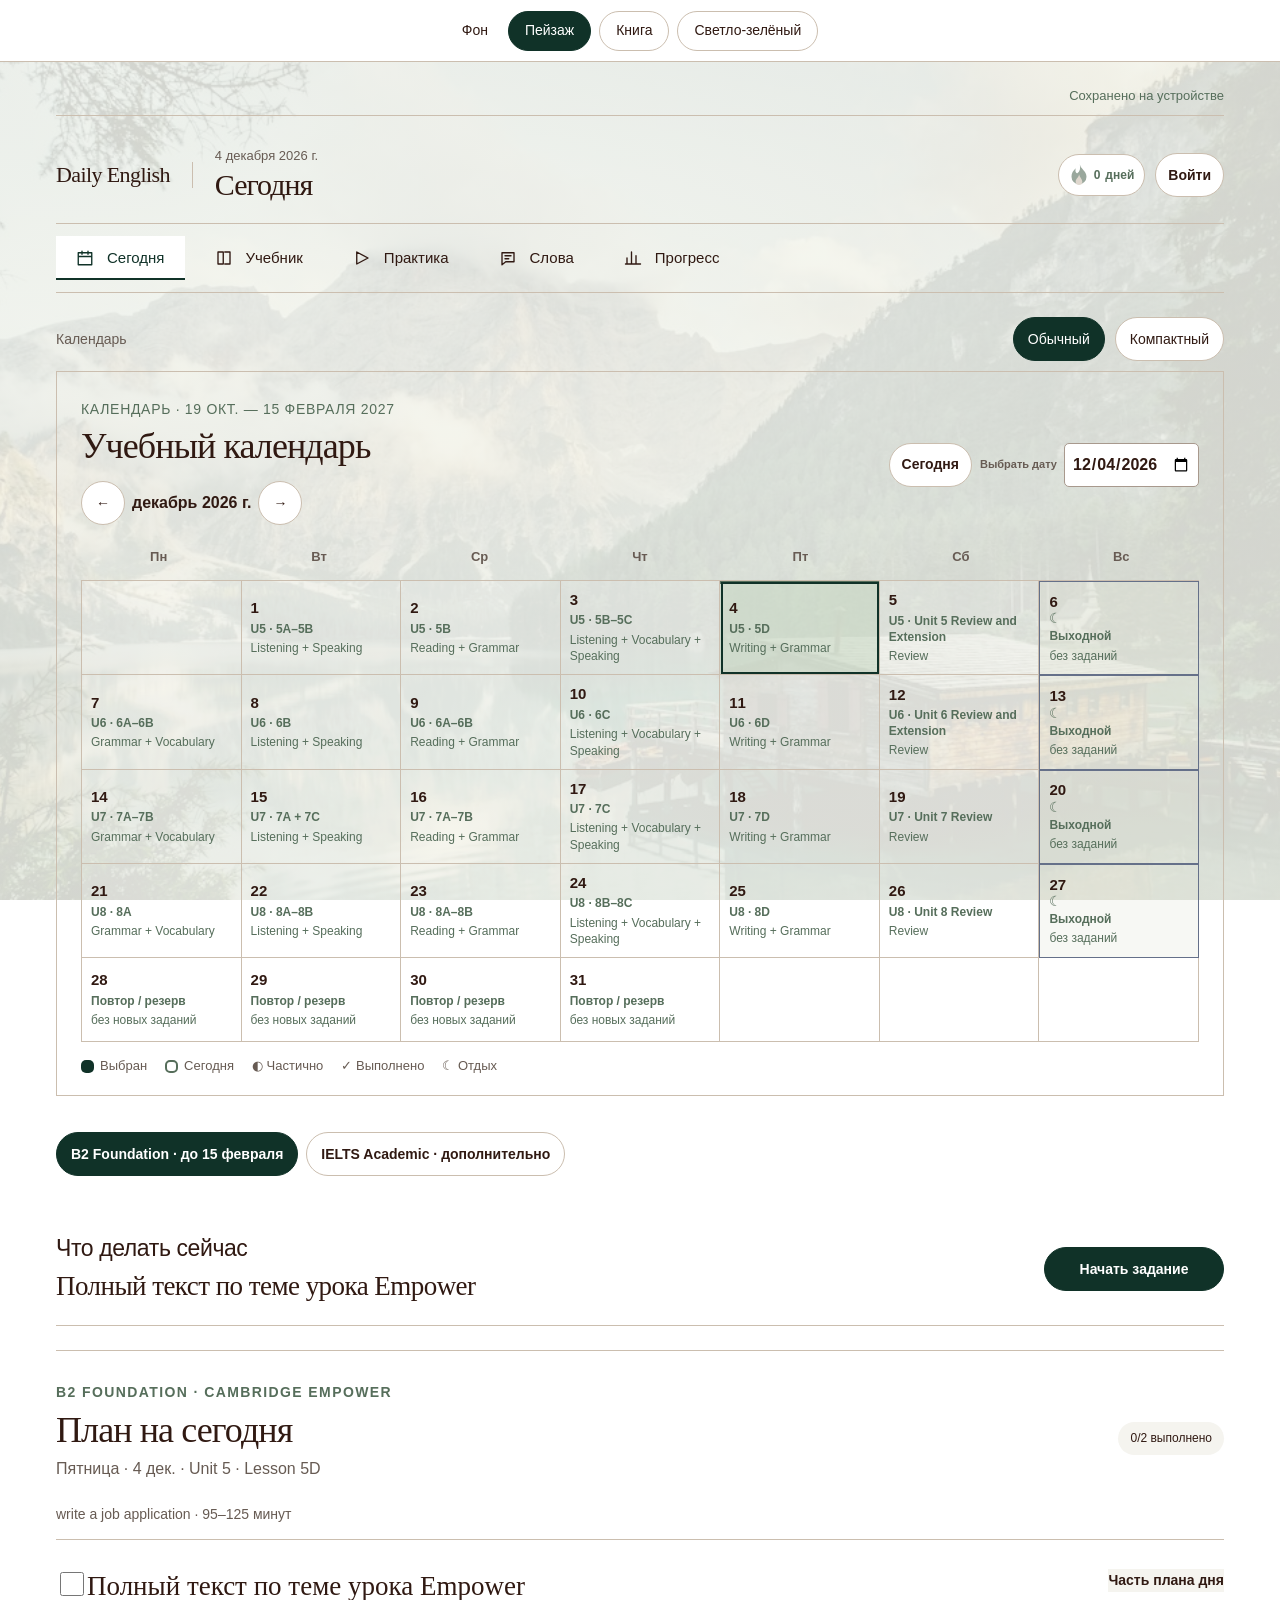
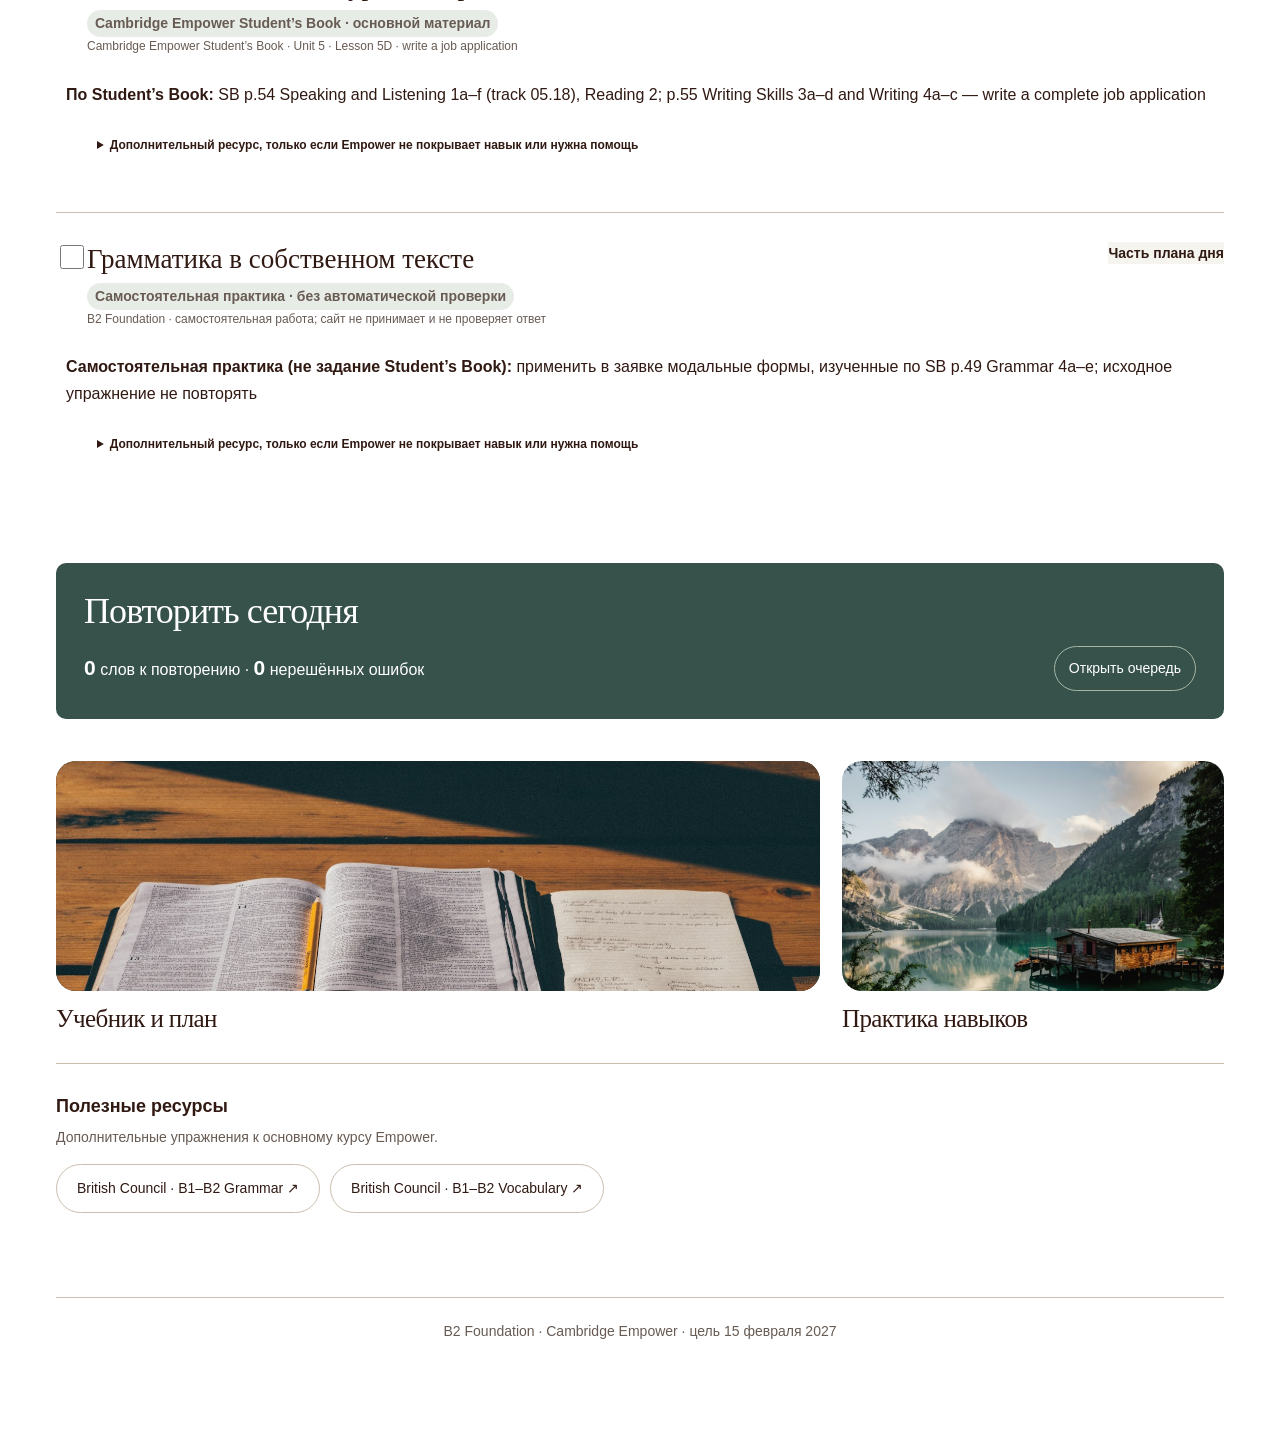
<file: index.html>
<!doctype html>
<html lang="ru">
<head>
<meta charset="utf-8">
<meta name="viewport" content="width=device-width,initial-scale=1,viewport-fit=cover"><meta name="theme-color" content="#15171e"><meta name="description" content="B2 Foundation и подготовка к IELTS Academic 6.5"><link rel="manifest" href="manifest.webmanifest">
<title>Daily English — IELTS Academic 6.5</title>
<style>
:root{--ink:#172c32;--muted:#708082;--paper:#f7f8f4;--white:#fff;--green:#176c61;--green2:#e5f2ed;--lime:#d7ed9f;--line:#e4eae5;--purple:#efeaff;--navy:#26334c;--shadow:0 10px 28px #153e3910}*{box-sizing:border-box}body{margin:0;background:var(--paper);color:var(--ink);font:15px/1.55 Inter,ui-sans-serif,system-ui,-apple-system,"Segoe UI",sans-serif}button,input,select,textarea{font:inherit}button{cursor:pointer}.app{max-width:1160px;margin:auto;padding:18px 26px 52px}.topbar{display:flex;align-items:center;justify-content:space-between;margin-bottom:19px;height:42px}.brand{display:flex;align-items:center;gap:10px;font-weight:850;font-size:17px;letter-spacing:-.4px}.brandmark{width:35px;height:35px;display:grid;place-items:center;background:var(--green);color:white;border-radius:12px}.meta{display:flex;gap:10px;align-items:center;color:var(--muted);font-size:12px}.streak{background:#fff0e3;color:#a25626;border-radius:99px;padding:7px 10px;font-weight:750}.nav{display:flex;gap:4px;padding:4px;background:#edf1eb;border-radius:13px;width:max-content;margin-bottom:22px}.nav button{border:0;background:transparent;color:#657875;padding:9px 13px;border-radius:9px;font-size:13px;font-weight:750}.nav button.active{background:white;color:var(--green);box-shadow:0 2px 8px #183d360d}.view{display:none}.view.active{display:block}.grid{display:grid;grid-template-columns:minmax(0,1fr) 295px;gap:19px}.hero{position:relative;isolation:isolate;overflow:hidden;border-radius:24px;background:var(--green);color:#fff;padding:27px 30px;min-height:185px}.hero:after{content:"";position:absolute;z-index:-1;width:230px;height:230px;border:1px solid #ffffff29;border-radius:50%;right:-50px;top:-112px;box-shadow:0 0 0 28px #ffffff0b,0 0 0 58px #ffffff07}.hero.navy{background:var(--navy)}.hero.navy:after{border-color:#ffffff20}.kicker{font-size:10px;text-transform:uppercase;letter-spacing:1.4px;font-weight:850;opacity:.76}.hero h1{font-size:clamp(25px,3vw,33px);letter-spacing:-1px;line-height:1.12;margin:10px 0 7px;max-width:650px}.hero p{margin:0;max-width:640px;color:#d9ece7;font-size:13px}.hero.navy p{color:#d8deea}.datepill{display:inline-flex;margin-top:13px;padding:5px 10px;border-radius:99px;background:#ffffff20;font-size:11px}.headingrow{display:flex;justify-content:space-between;align-items:end;margin:23px 2px 11px;gap:12px}.headingrow h2{margin:0;font-size:18px;letter-spacing:-.35px}.headingrow span{font-size:11px;color:var(--muted);text-align:right}.panel,.card{background:white;border:1px solid var(--line);border-radius:18px;padding:17px;box-shadow:var(--shadow)}.panel h3,.card h3{margin:0 0 9px;font-size:15px}.subtle{font-size:12px;color:var(--muted)}.targetbox{border:0;background:#e9f2de}.targettop{display:flex;justify-content:space-between;align-items:center}.targetscore{font-size:12px;font-weight:800;background:white;border-radius:99px;padding:5px 9px}.targetbox h3{margin:7px 0 2px;font-size:16px}.targetbox p{font-size:11px;color:#60725d;margin:0}.progressbar{height:9px;background:#ffffffb0;border-radius:99px;margin:12px 0 5px;overflow:hidden}.progressbar i{display:block;height:100%;background:var(--green);border-radius:99px;transition:width .3s}.progresscaption{display:flex;justify-content:space-between;font-size:10px;color:#596c56}.scoregrid{display:grid;grid-template-columns:repeat(4,minmax(0,1fr));gap:10px}.scorecard{border:1px solid var(--line);background:white;border-radius:16px;padding:13px}.score-top{display:flex;align-items:center;justify-content:space-between;gap:4px}.score-top strong{font-size:12px}.score-icon{font-size:16px}.scorecard label{display:block;font-size:9px;color:var(--muted);margin:7px 0 3px}.scorecard select{border:1px solid var(--line);border-radius:8px;background:#f9faf7;padding:5px 7px;color:var(--ink);font-weight:850;font-size:17px;width:100%}.estimated{font-size:9px;color:#899594;margin-top:5px}.scorefoot{font-size:10px;color:var(--muted);margin:8px 1px 0}.roadmap{display:grid;grid-template-columns:repeat(4,1fr);gap:8px}.phase{background:#fff;border:1px solid var(--line);border-radius:14px;padding:11px 12px}.phase.active{border-color:#8ab7a0;background:#f4faf5}.phase small{display:block;color:var(--green);font-weight:850;font-size:9px;text-transform:uppercase;letter-spacing:.6px}.phase b{display:block;font-size:11px;margin:4px 0}.phase span{display:block;color:var(--muted);font-size:10px;line-height:1.4}.tasklist{display:grid;gap:9px}.todaytask{display:flex;gap:11px;align-items:start;padding:12px;border:1px solid var(--line);background:white;border-radius:14px}.taskicon{font-size:17px}.todaytask strong{display:block;font-size:12px}.todaytask span{display:block;font-size:10px;color:var(--muted)}.week{display:flex;justify-content:space-between;margin-top:13px}.day{display:grid;justify-items:center;gap:4px;color:#83908f;font-size:9px}.dot{width:23px;height:23px;display:grid;place-items:center;background:#f0f3ef;border-radius:8px;font-size:10px}.dot.done{background:var(--green);color:white}.card{box-shadow:none;padding:17px;margin-bottom:11px}.selectline{display:flex;gap:9px;align-items:center;flex-wrap:wrap}.selectline select,.selectline button,.filter select{border:1px solid var(--line);border-radius:10px;background:#fff;padding:9px 11px;color:var(--ink);font-weight:700;font-size:12px}.selectline select{flex:1;min-width:175px}.label{font-size:10px;letter-spacing:.9px;text-transform:uppercase;font-weight:850;color:var(--green)}.passage{font-size:14px;line-height:1.78}.passage p{margin:8px 0}.passage em{font-style:normal;font-weight:750;color:var(--green)}.question{font-size:13px;font-weight:800;margin:10px 0}.answers{display:grid;gap:8px}.answer{border:1px solid var(--line);border-radius:10px;background:white;text-align:left;padding:10px 12px;font-size:12px}.answer:hover{border-color:var(--green)}.answer.correct{background:#e8f5ef;border-color:#69ad87}.answer.wrong{background:#fff0ed;border-color:#e8a394}.answer:disabled{cursor:default}.feedback{font-size:12px;font-weight:700;min-height:18px;margin-top:8px}.types{display:flex;flex-wrap:wrap;gap:6px;margin:12px 0}.typechip{border:1px solid var(--line);border-radius:99px;padding:6px 9px;font-size:10px;background:white;color:#556766}.typechip.selected{border-color:#8ab7a0;color:var(--green);background:#eff7f1;font-weight:800}.callout{padding:11px 13px;border-radius:12px;background:#f2f6f1;font-size:12px;color:#4d6460}.callout strong{color:var(--ink)}.datachart{width:100%;height:145px;margin:10px 0;display:flex;align-items:end;gap:clamp(12px,5vw,45px);padding:12px 20px 0;border-bottom:1px solid var(--line);background:linear-gradient(to top,transparent 32%,#ebefea 33%,transparent 34%,transparent 65%,#ebefea 66%,transparent 67%)}.baritem{flex:1;display:grid;justify-items:center;gap:4px;height:100%;align-content:end}.baritem i{display:block;width:min(44px,70%);height:var(--h);background:var(--green);border-radius:7px 7px 0 0}.baritem span,.baritem small{font-size:9px;color:var(--muted)}.writegrid{display:grid;grid-template-columns:1fr 1fr;gap:11px}.writefield label{display:block;font-size:11px;font-weight:800;margin:0 0 6px}.writefield textarea,.fulltextarea{width:100%;min-height:100px;resize:vertical;border:1px solid var(--line);border-radius:11px;padding:11px;font-size:12px}.fulltextarea{min-height:200px}.wordcount{font-size:10px;color:var(--muted);text-align:right;margin-top:3px}.rubric{display:grid;grid-template-columns:repeat(2,1fr);gap:6px;margin:9px 0}.rubric label{display:flex;gap:7px;align-items:center;padding:9px;background:#f7f8f5;border-radius:9px;font-size:10px}.btn{border:0;border-radius:10px;background:var(--green);color:white;padding:10px 13px;font-size:12px;font-weight:800}.btn.light{color:var(--green);background:var(--green2)}.buttonrow{display:flex;gap:8px;align-items:center;flex-wrap:wrap;margin-top:10px}.vocabgrid{display:grid;grid-template-columns:repeat(2,minmax(0,1fr));gap:8px}.vocab{border:1px solid var(--line);border-radius:13px;padding:11px;display:flex;align-items:center;justify-content:space-between;gap:8px}.vocab strong{font-size:13px}.vocab small{display:block;color:var(--muted);font-size:10px}.audio{width:35px;height:35px;border:0;border-radius:11px;background:var(--green2);color:var(--green);font-size:15px;flex:none}.audio:hover{background:var(--lime)}.sectioncards{display:grid;grid-template-columns:repeat(4,1fr);gap:9px}.sectioncard{border:1px solid var(--line);border-radius:14px;padding:12px;background:#fff}.sectioncard b{display:block;font-size:12px}.sectioncard span{font-size:10px;color:var(--muted)}.speakprompt{padding:14px;border-radius:13px;background:#f1f4ef;font-size:14px;font-weight:700}.timer{font-size:20px;font-weight:850;color:var(--green)}.drawer{display:none}.footer{text-align:center;font-size:10px;color:#899594;margin:24px 0 0}.mobile-nav{display:none}.modalback{display:none;position:fixed;inset:0;z-index:5;background:#10272bb5;padding:18px;overflow:auto;align-items:center;justify-content:center}.modalback.show{display:flex}.modal{width:min(580px,100%);max-height:90dvh;overflow:auto;background:var(--paper);border-radius:20px;padding:19px}.modalhead{display:flex;justify-content:space-between;gap:10px;align-items:start}.modalhead h2{font-size:20px;margin:3px 0}.close{border:0;width:38px;height:38px;border-radius:11px;background:#e9efeb;font-size:21px}.toast{position:fixed;z-index:9;bottom:25px;left:50%;transform:translate(-50%,20px);opacity:0;pointer-events:none;background:#173f3b;color:white;padding:10px 15px;border-radius:99px;font-size:12px;transition:.2s}.toast.show{transform:translate(-50%,0);opacity:1}
@media(max-width:820px){.app{padding:15px 18px 38px}.grid{grid-template-columns:1fr}.side{display:grid;grid-template-columns:1fr 1fr}.scoregrid{grid-template-columns:repeat(2,1fr)}}
@media(max-width:560px){.app{padding:10px 13px calc(83px + env(safe-area-inset-bottom))}.topbar{margin-bottom:13px}.brand{font-size:15px}.brandmark{width:33px;height:33px}.meta .help{display:none}.nav{display:none}.hero{padding:22px 19px;border-radius:20px;min-height:0}.hero h1{font-size:26px}.hero p{font-size:12px}.headingrow{margin:20px 2px 10px}.headingrow h2{font-size:16px}.headingrow span{font-size:9px}.panel{padding:14px;border-radius:15px}.side{grid-template-columns:1fr 1fr;gap:9px}.scoregrid{grid-template-columns:repeat(2,minmax(0,1fr));gap:7px}.scorecard{padding:10px}.scorecard select{font-size:16px}.roadmap{grid-template-columns:1fr 1fr;gap:7px}.phase{padding:10px}.phase b{font-size:10px}.phase span{font-size:9px}.card{padding:14px;border-radius:15px}.sectioncards{grid-template-columns:1fr 1fr}.writegrid{grid-template-columns:1fr}.vocabgrid{grid-template-columns:1fr}.rubric{grid-template-columns:1fr 1fr}.mobile-nav{position:fixed;z-index:4;bottom:0;left:0;right:0;display:grid;grid-template-columns:repeat(7,minmax(0,1fr));padding:7px 4px calc(7px + env(safe-area-inset-bottom));background:#ffffffef;backdrop-filter:blur(15px);border-top:1px solid var(--line)}.mobile-nav button{border:0;background:transparent;color:#647674;border-radius:10px;padding:6px 1px;display:grid;justify-items:center;gap:2px;font-size:8px;font-weight:800}.mobile-nav button span{font-size:16px;line-height:1}.mobile-nav button.active{background:var(--green2);color:var(--green)}.mobile-nav [data-b2-only-view][hidden]{display:none!important}.modalback{padding:0;align-items:flex-end}.modal{width:100%;max-height:93dvh;border-radius:20px 20px 0 0;padding:17px 14px calc(15px + env(safe-area-inset-bottom))}.types{gap:5px}.typechip{font-size:9px;padding:6px 8px}.fulltextarea{min-height:180px}.footer{margin-top:18px}}
</style>
<style id="account-mobile-styles">
html,body{width:100%;max-width:100%;overflow-x:hidden}main,.app,.view,.panel,.card,.account-dialog{min-width:0}.global-storage-status{text-align:right;min-height:16px;margin:-12px 2px 8px;color:var(--muted);font-size:10px;overflow-wrap:anywhere}img,svg,canvas,video{max-width:100%;height:auto}button,input,select,textarea{max-width:100%}button{min-height:44px}button:focus-visible,a:focus-visible,input:focus-visible,select:focus-visible,textarea:focus-visible,summary:focus-visible{outline:3px solid #176c61;outline-offset:2px}table{display:block;max-width:100%;overflow-x:auto}textarea{max-height:70dvh;overscroll-behavior:contain}.account-trigger{min-width:44px;padding:7px 12px;border:1px solid var(--line);border-radius:12px;background:#fff;color:var(--green);font-weight:800;font-size:12px}.account-backdrop{position:fixed;inset:0;z-index:20;background:#10272bc7;padding:18px;display:grid;place-items:center;overflow:auto}.account-backdrop[hidden]{display:none}.account-dialog{width:min(560px,100%);max-height:min(92dvh,900px);overflow:auto;overscroll-behavior:contain;background:var(--paper);border-radius:20px;padding:20px;box-shadow:0 22px 70px #10272b55}.account-head{display:flex;justify-content:space-between;gap:12px;align-items:flex-start}.account-head h2{margin:3px 0 10px}.account-kicker{font-size:10px;letter-spacing:1px;color:var(--green);font-weight:850}.account-close{width:44px;height:44px;border:0;border-radius:12px;background:#e9efeb;font-size:24px}.account-status{min-height:24px;font-size:12px;color:var(--green);overflow-wrap:anywhere}.account-form{display:grid;gap:12px}.account-form label,.account-delete label{display:grid;gap:5px;font-size:12px;font-weight:750}.account-form input,.account-delete input{min-height:46px;width:100%;padding:10px 12px;border:1px solid var(--line);border-radius:10px;background:#fff;color:var(--ink);font-size:16px}.account-actions{display:flex;gap:9px;flex-wrap:wrap;margin:12px 0}.account-primary,.account-secondary,.account-danger,.account-small{min-height:44px;border:0;border-radius:11px;padding:9px 13px;font-weight:800}.account-primary{background:var(--green);color:#fff}.account-secondary{background:var(--green2);color:var(--green)}.account-danger{background:#a74434;color:white;margin-top:10px}.account-primary:disabled,.account-secondary:disabled{opacity:.48;cursor:not-allowed}.account-note{padding:11px 13px;border-radius:11px;background:#edf2eb;font-size:12px;color:#526461;overflow-wrap:anywhere}.account-identity{display:flex;align-items:center;gap:12px;padding:12px;background:#fff;border:1px solid var(--line);border-radius:14px}.account-identity>span,.account-identity img{width:44px;height:44px;border-radius:50%;object-fit:cover;display:grid;place-items:center}.account-identity strong,.account-identity small{display:block;overflow-wrap:anywhere}.account-identity small{color:var(--muted);font-size:12px}.account-metrics{display:grid;grid-template-columns:repeat(2,minmax(0,1fr));gap:8px;margin-top:12px}.account-metrics>div{min-width:0;padding:11px;border-radius:12px;background:#fff;border:1px solid var(--line)}.account-metrics small,.account-metrics strong{display:block;overflow-wrap:anywhere}.account-metrics small{color:var(--muted);font-size:11px}.account-metrics strong{font-size:14px}.account-conflicts{margin-top:14px;padding:12px;background:#fff7e8;border:1px solid #e6d6b0;border-radius:13px}.account-conflicts h3{margin:0 0 5px}.account-conflicts p,.account-delete p{font-size:12px}.account-conflicts article{padding:9px 0;border-top:1px solid #eadfc8}.account-conflicts article>div{display:flex;gap:7px;flex-wrap:wrap;margin-top:7px}.account-small{background:#fff;border:1px solid var(--line);font-size:11px}.account-delete{margin-top:12px;padding:10px 0;border-top:1px solid var(--line)}.account-delete summary{cursor:pointer;font-weight:750;padding:7px 0}.account-open{overflow:hidden}
@media(max-width:560px){.app{min-width:0}.topbar{gap:6px}.meta{gap:6px}.account-dialog{width:100%;max-height:94dvh;border-radius:20px 20px 0 0;align-self:end;padding:17px 14px calc(15px + env(safe-area-inset-bottom))}.account-backdrop{padding:0;align-items:end}.account-metrics{grid-template-columns:1fr 1fr}.account-primary,.account-secondary{flex:1}.mobile-nav button{min-height:44px;font-size:9px}.audio,.close{min-width:44px;min-height:44px}.answer,.typechip,.nav button{min-height:44px}.hero,.card,.panel,.b2-calendar,.b2-today-card{overflow-wrap:anywhere}}
@media(max-width:360px){.app{padding-left:9px;padding-right:9px}.brand{font-size:13px;gap:6px}.brandmark{width:30px;height:30px}.meta{font-size:10px}.streak{padding:6px 7px}.account-trigger{font-size:11px;padding:5px 8px}.b2-calendar-weekdays,.b2-calendar-grid{gap:2px}.b2-calendar-day,.b2-calendar-empty{min-height:54px}}
@media(max-height:560px) and (orientation:landscape){.account-backdrop{align-items:start}.account-dialog{max-height:94dvh}.modalback.show{align-items:flex-start}.modal{max-height:94dvh}.diag-backdrop{align-items:flex-start}.diag-dialog{max-height:94dvh}}
@media(prefers-reduced-motion:reduce){*,*::before,*::after{scroll-behavior:auto!important;animation-duration:.01ms!important;animation-iteration-count:1!important;transition-duration:.01ms!important}}
</style>
<link rel="stylesheet" href="./oneui.css">
<style id="oneui-theme-fallback">
:root{color-scheme:dark;--ink:#f2f3f8;--muted:#a6adbb;--paper:#15171e;--white:#20232c;--green:#6579db;--green2:#282b3a;--lime:#2b3431;--line:#343844;--purple:#292638;--navy:#2a3043;--shadow:0 10px 28px #0005;--surface:#20232c;--surface-raised:#292d38}
html,body{background:var(--paper);color:var(--ink)}body{background:radial-gradient(ellipse at 50% -18rem,#2b3043 0,transparent 48rem),var(--paper)}
.nav,.mobile-nav{background:var(--surface)!important;border-color:var(--line)!important}.nav button,.mobile-nav button{color:var(--muted)}.nav button.active,.mobile-nav button.active{background:#2a2e3c!important;color:#c4ceff!important}
.hero{background:linear-gradient(135deg,#2b3450,#37446d)!important;box-shadow:0 16px 40px #0003}.panel,.card,.scorecard,.todaytask,.sectioncard,.system-panel,.b2-calendar,.b2-current-task,.b2-today-card,.b2-course-map,.b2-unit-plan,.phase,.callout,.vocab,.speakprompt{background-color:var(--surface)!important;color:var(--ink);border-color:var(--line)!important}.subtle,.headingrow span,.meta,.help,.system-sub{color:var(--muted)!important}
</style>
<style>.account-delete{display:none!important}</style>
</head>
<body>
<div class="app">
 <header class="topbar"><div class="brand"><span class="brandmark">a</span><span>daily english</span></div><div class="meta"><span class="help">Твой путь к IELTS Academic 6.5</span><span class="streak">🔥 <b id="streak">0</b> дней</span></div></header>
 <nav class="nav" aria-label="Разделы"><button class="active" data-view="dashboard">План</button><button data-view="textbook" data-b2-only-view>Textbook Plan</button><button data-view="reading">Academic Reading</button><button data-view="writing">Academic Writing</button><button data-view="listening">Listening</button><button data-view="speaking">Speaking</button><button data-view="vocabulary">Лексика</button></nav>
 <main>
  <section class="view" id="view-textbook"><div class="b2-today-head"><div><span class="b2-kicker">B2 Foundation · Cambridge Empower</span><h2>Textbook Plan</h2><div class="system-sub">Карта Units, назначенные страницы и отметки прохождения Student’s Book.</div></div></div><div id="textbook-plan-content"></div></section>
  <section class="view active" id="view-dashboard"><div class="grid"><div>
   <div class="hero"><div class="kicker">Твоя цель · IELTS Academic</div><h1>A2/B1 → B2 → IELTS Academic 6.5</h1><p>Последовательный план занятий до апреля 2027: укрепляем английский, осваиваем академические навыки и постепенно добавляем экзаменационный формат.</p><span class="datepill" id="deadline"></span></div>
   <div class="headingrow"><h2>Текущая оценка навыков</h2><span>Estimated · обновление после практики</span></div>
   <div class="scoregrid" id="scoregrid"></div>
   <div class="headingrow"><h2>Путь к цели</h2><span>Этапы до апреля 2027</span></div>
   <div class="panel targetbox"><div class="targettop"><span class="label">Overall estimated band</span><span class="targetscore" id="currentTarget">4.0 / 9.0</span></div><h3>Target: Academic 6.5</h3><p id="gapText">Точная дистанция до цели обновляется по среднему четырёх навыков.</p><div class="progressbar"><i id="goalProgress"></i></div><div class="progresscaption"><span>Стартовая точка 4.0</span><b id="progressText">0% пути</b><span>6.5</span></div></div>
   <div class="headingrow"><h2>Учебные этапы</h2><span>Рост уровня и сложности</span></div><div class="roadmap" id="roadmap"></div>
   <div class="headingrow"><h2>Фокус на сегодня</h2><span>30 минут · всё сохраняется в этом браузере</span></div><div class="tasklist"><div class="todaytask"><span class="taskicon">📖</span><div><strong>Academic Reading · B1</strong><span>Короткий текст и точность ответов</span></div></div><div class="todaytask"><span class="taskicon">✍️</span><div><strong>Academic Writing Task 1</strong><span>Освоить выделять обязательный Overview</span></div></div><div class="todaytask"><span class="taskicon">🎧</span><div><strong>Listening · Section 4</strong><span>Короткая академическая лекция</span></div></div><div class="todaytask"><span class="taskicon">🗣️</span><div><strong>Speaking · Part 2</strong><span>Развернуть ответ с примером и объяснением</span></div></div></div>
  </div><aside class="side"><div class="panel"><h3>Еженедельный ритм</h3><p class="subtle">Чередовать четыре навыка и повторять ошибки. Один лёгкий день оставить для закрепления.</p><div class="week" id="week"></div></div><div class="panel"><h3>План подготовки</h3><p class="subtle">30–45 минут в день. Раз в неделю — более длинная письменная практика. В марте добавим задания с таймером и пробные секции.</p></div><div class="panel" style="background:var(--purple);border:0"><b>Принцип обучения</b><p class="subtle" style="color:#5e587d;margin-bottom:0">Естественно, точно и по делу важнее, чем редкие сложные слова. Новая лексика сразу встречается в задании.</p></div></aside></div></section>
  <section class="view" id="view-reading"><div class="hero"><div class="kicker">IELTS Academic · Reading</div><h1>Академическое чтение</h1><p>Начинаем с B1 и постепенно повышаем сложность текста, лексику и синтаксис до уровня IELTS. Здесь только Academic Reading.</p></div><div class="headingrow"><h2>Тренажёр типов вопросов</h2><span>11 форматов Academic Reading</span></div><div class="card"><div class="selectline"><label class="label" for="readingLevel">Уровень текста</label><select id="readingLevel"><option>B1 · foundation</option><option>B1+ · developing</option><option>B2 · academic</option><option>IELTS level · timed</option></select><label class="label" for="readingType">Тип вопроса</label><select id="readingType"></select></div><div class="types" id="readingChips"></div><div class="callout" id="readingTip"></div></div><div class="card"><div class="label">Текст · B1</div><article class="passage"><h3>Why cities are planting more trees</h3><p>Many cities are planting trees to make streets more comfortable. Trees provide shade, and their leaves can cool the air. In one city, researchers compared two streets during a warm summer. The street with more trees was cooler in the afternoon. Residents also said they preferred walking there.</p><p>However, trees need space and regular care. Young trees may not survive if they do not receive enough water. City planners therefore choose species that can grow in local conditions. They also ask residents where shade is most needed.</p></article><div class="question" id="readingQuestion"></div><div class="answers" id="readingAnswers"></div><div class="feedback" id="readingFeedback" aria-live="polite"></div><div class="buttonrow"><button class="btn light" id="nextReading">Следующая практика</button><span class="subtle" id="readingScore">Практика тренирует точность, не выставляет официальный band.</span></div></div></section>
  <section class="view" id="view-writing"><div class="hero"><div class="kicker">IELTS Academic · Writing</div><h1>Структура и критерии Writing</h1><p>Task 1 — описание графиков и визуальной информации. Task 2 — аргументированное эссе. Writing Task 2 вносит вдвое больший вклад в итоговый результат за Writing.</p></div><div class="headingrow"><h2>Выбор задания</h2><span>Только IELTS Academic</span></div><div class="card"><div class="selectline"><button class="btn" id="task1Tab">Academic Task 1</button><button class="btn light" id="task2Tab">Academic Task 2</button><label class="label" for="writingType">Формат</label><select id="writingType"></select></div><div class="types" id="writingChips"></div><div class="callout" id="writingTip"></div></div>
   <div class="card" id="task1Practice"><span class="label" id="task1Title"></span><h3 id="task1Prompt"></h3><div id="chartVisual"></div><p class="subtle" id="task1Description"></p><div class="writegrid"><div class="writefield"><label for="task1Intro">Introduction · перефразирование задания</label><textarea id="task1Intro" placeholder="The chart illustrates…"></textarea><div class="wordcount" id="countIntro">0 слов</div></div><div class="writefield"><label for="task1Overview">Overview · обязателен</label><textarea id="task1Overview" placeholder="Overall, the most notable feature is…"></textarea><div class="wordcount" id="countOverview">0 слов</div></div></div><div class="writefield" style="margin-top:10px"><label for="task1Body">Body paragraphs · сравнение данных и детали</label><textarea id="task1Body" placeholder="In 2000, … whereas … By 2020, …"></textarea><div class="wordcount" id="countBody">0 слов</div></div><div class="callout" style="margin-top:10px"><strong>Overview обязателен.</strong> Обобщить 2–3 главные особенности: общий тренд, максимум/минимум, важное сходство или различие. Не перечислять каждую цифру в Overview — подробные данные пойдут в Body.</div><div class="rubric"><label><input type="checkbox" id="checkOverview"> Я написал(а) Overview</label><label><input type="checkbox" id="checkCompare"> Я сравнил(а) ключевые данные</label><label><input type="checkbox" id="checkApprox"> Я использовал(а) приблизительные значения</label><label><input type="checkbox" id="checkLink"> Я связал(а) предложения</label></div><div class="buttonrow"><button class="btn" id="saveTask1">Сохранить и отметить практику</button><span class="subtle" id="task1Feedback"></span></div></div>
   <div class="card hidden" id="task2Practice"><span class="label">Academic Writing Task 2 · 40 минут · минимум 250 слов в экзамене</span><h3>Развитие аргумента</h3><div class="selectline"><label class="label" for="essayStage">Этап обучения</label><select id="essayStage"><option value="simple">A2/B1 · простые ясные предложения</option><option value="paragraph">B1 · структурированный абзац</option><option value="argument">B2 · сложный аргумент</option><option value="ielts">IELTS · полное эссе Band 6.5 practice</option></select></div><div class="types" id="essayTypes"></div><p class="callout" id="essayPrompt"></p><label class="label" for="essayAnswer">Твой ответ</label><textarea class="fulltextarea" id="essayAnswer" placeholder="Тезис и план эссе. Полное эссе с таймером доступно в режиме IELTS."></textarea><div class="wordcount" id="essayCount">0 слов · цель меняется с этапом</div><div class="rubric"><label><input type="checkbox" data-rubric="Task Response"> Task Response · отвечаю на все части</label><label><input type="checkbox" data-rubric="Coherence and Cohesion"> Coherence and Cohesion · логичный план</label><label><input type="checkbox" data-rubric="Lexical Resource"> Lexical Resource · точная полезная лексика</label><label><input type="checkbox" data-rubric="Grammatical Range and Accuracy"> Grammatical Range and Accuracy · диапазон и точность</label></div><div class="buttonrow"><button class="btn" id="saveTask2">Сохранить черновик</button><button class="btn light" id="checkEssay">Проверить чек-лист</button><span class="subtle" id="task2Feedback"></span></div></div>
  </section>
  <section class="view" id="view-listening"><div class="hero"><div class="kicker">IELTS · Listening</div><h1>4 секции · 40 вопросов</h1><p>Практика следует стандартному формату IELTS Academic Listening: четыре секции по десять вопросов, от повседневных ситуаций до академической лекции.</p></div><div class="headingrow"><h2>Структура Listening</h2><span>Цель практики — точность и устойчивый результат</span></div><div class="sectioncards"><div class="sectioncard"><b>Section 1</b><span>Социальный диалог · 10 вопросов</span></div><div class="sectioncard"><b>Section 2</b><span>Монолог на бытовую тему · 10 вопросов</span></div><div class="sectioncard"><b>Section 3</b><span>Обсуждение в учебном контексте · 10 вопросов</span></div><div class="sectioncard"><b>Section 4</b><span>Академическая лекция · 10 вопросов</span></div></div><div class="headingrow"><h2>Слушать и отвечать</h2><span>Здесь: короткая разминка · произношение озвучивает браузер</span></div><div class="card"><div class="selectline"><label class="label" for="listeningSection">Секция</label><select id="listeningSection"><option>Section 1 · Everyday conversation</option><option>Section 2 · Public information</option><option>Section 3 · Study discussion</option><option>Section 4 · Academic lecture</option></select><label class="label" for="listeningType">Тип задания</label><select id="listeningType"></select></div><div class="callout" style="margin:12px 0">В реальном экзамене аудиозапись звучит один раз. Для самостоятельной тренировки сначала прочитать вопрос, включить аудио и записать ключевую информацию.</div><div class="speakprompt" id="listeningScript"></div><div class="buttonrow"><button class="audio" id="playListening" aria-label="Прослушать запись">🔊</button><span class="subtle">Прослушать текст на английском</span></div><div class="question" id="listeningQuestion"></div><div class="answers" id="listeningAnswers"></div><div class="feedback" id="listeningFeedback"></div></div></section>
  <section class="view" id="view-speaking"><div class="hero"><div class="kicker">IELTS · Speaking</div><h1>Part 1 → Part 2 → Part 3</h1><p>От короткого личного ответа — к связному рассказу и объяснению более сложного мнения. Практиковать fluency, pronunciation, vocabulary и grammar.</p></div><div class="headingrow"><h2>Тренировка по частям</h2><span>Ответить вслух, затем оценить развитие мысли</span></div><div class="card"><div class="selectline"><label class="label" for="speakingPart">Часть экзамена</label><select id="speakingPart"><option>Part 1 · Introduction and interview</option><option>Part 2 · Individual long turn</option><option>Part 3 · Discussion</option></select><button class="btn light" id="newSpeaking">Новый вопрос</button></div><div class="callout" style="margin:12px 0" id="speakingGuide"></div><div class="speakprompt" id="speakingPrompt"></div><div class="buttonrow"><button class="btn" id="playSpeaking">🔊 Прослушать вопрос</button><span id="speakTimer" class="timer"></span><button class="btn light" id="startTimer">Запустить таймер</button></div><div class="writefield" style="margin-top:14px"><label for="speakingNotes">Ключевые слова и примеры после ответа (не писать полный заученный скрипт)</label><textarea id="speakingNotes" placeholder="Main idea · example · reason · result"></textarea></div><div class="rubric"><label><input type="checkbox" data-speak="Fluency and coherence"> Fluency · связность</label><label><input type="checkbox" data-speak="Pronunciation"> Pronunciation · понятность</label><label><input type="checkbox" data-speak="Lexical resource"> Lexical resource · точность</label><label><input type="checkbox" data-speak="Grammar range and accuracy"> Grammar · диапазон и точность</label></div><div class="buttonrow"><button class="btn" id="saveSpeaking">Сохранить практику</button><span class="subtle" id="speakingFeedback">Самооценка помогает замечать, что улучшить в следующий раз.</span></div></div></section>
  <section class="view" id="view-vocabulary"><div class="hero"><div class="kicker">Academic Vocabulary · темы IELTS</div><h1>Полезные слова и collocations</h1><p>Учи слова в контексте, обращая внимание на сочетаемость и точность. Natural + accurate + useful важнее, чем complicated.</p></div><div class="headingrow"><h2>Выбрать тему</h2><span>Нажать 🔊, чтобы услышать произношение</span></div><div class="card"><div class="selectline"><label for="vocabTopic" class="label">Тема</label><select id="vocabTopic"></select></div><div class="vocabgrid" id="vocabGrid" style="margin-top:12px"></div></div><div class="card"><h3>Активное повторение</h3><p class="subtle">Составить своё предложение с одним словом. Использовать точное значение и подходящее словосочетание, а не редкое слово ради сложности.</p><textarea id="vocabSentence" class="fulltextarea" style="min-height:95px" placeholder="Например: Public transport can reduce traffic congestion in large cities."></textarea><div class="buttonrow"><button class="btn" id="saveVocab">Сохранить предложение</button><span id="vocabFeedback" class="subtle"></span></div></div></section>
 </main><footer class="footer">Estimated scores — ориентир для учёбы, не официальный результат экзамена. Учебные материалы: IELTS Academic.</footer>
</div>
 <nav class="mobile-nav" aria-label="Навигация"><button class="active" data-view="dashboard"><span>◷</span>Сегодня</button><button data-view="textbook" data-b2-only-view><span>📚</span>Учебник</button><button data-view="reading"><span>📖</span>Reading</button><button data-view="writing"><span>✍</span>Writing</button><button data-view="listening"><span>🎧</span>Listening</button><button data-view="speaking"><span>🗣</span>Speaking</button><button data-view="vocabulary"><span>🔤</span>Лексика</button></nav>
<div class="toast" id="toast" role="status"></div>
<script src="./empower-b1-wordlist.js"></script>
<script src="./sourced-vocabulary.js"></script>
<script src="./github-config.js"></script><script src="./storage-service.js?build=2026-11-20.copy1"></script>
<script src="account-ui.js?build=2026-11-20.copy1"></script>
<script>
// Cloud data arrives asynchronously. Rebuild the screen once after a safe
// startup restore so app modules never continue showing their empty defaults.
window.addEventListener('dailyEnglishCloudRestored', () => {
  window.location.reload();
});
const storeKey='dailyEnglishProgressV1',draftKey='dailyEnglishAcademicDraftsV2';let saved={};try{saved=JSON.parse(storageService.getItem(draftKey)||'{}')}catch{saved={}};
const skills=[['Listening','🎧'],['Reading','📖'],['Writing','✍️'],['Speaking','🗣️']],bandOptions=Array.from({length:13},(_,i)=>(3+i*.5).toFixed(1));let bandState={};try{bandState=JSON.parse(storageService.getItem('dailyEnglishBandsV1')||'{}')}catch{};skills.forEach(([s])=>{if(!bandState[s])bandState[s]='4.0'});
function overall(){let avg=skills.reduce((n,[s])=>n+Number(bandState[s]),0)/4;return (Math.round(avg*2)/2).toFixed(1)}
function updateBands(){const grid=document.getElementById('scoregrid');grid.innerHTML=skills.map(([s,icon])=>`<div class="scorecard"><div class="score-top"><strong>${s}</strong><span class="score-icon">${icon}</span></div><label for="band-${s}">Estimated band score</label><select id="band-${s}" data-band="${s}">${bandOptions.map(v=>`<option ${bandState[s]===v?'selected':''}>${v}</option>`).join('')}</select><div class="estimated">estimated · из 9.0</div></div>`).join('');grid.querySelectorAll('[data-band]').forEach(sel=>sel.onchange=()=>{bandState[sel.dataset.band]=sel.value;storageService.setItem('dailyEnglishBandsV1',JSON.stringify(bandState));updateOverall()});updateOverall()}
function updateOverall(){let n=Number(overall()),base=4,goal=6.5,progress=Math.max(0,Math.min(100,Math.round((n-base)/(goal-base)*100)));document.getElementById('currentTarget').textContent=n.toFixed(1)+' / 9.0';document.getElementById('goalProgress').style.width=progress+'%';document.getElementById('progressText').textContent=progress+'% пути';document.getElementById('gapText').textContent=n>=goal?'Цель достигнута по текущей estimated оценке. Продолжать проверять стабильность на timed practice.':'Осталось около '+(goal-n).toFixed(1)+' band до целевого overall. Это оценка-прогноз, не гарантия результата.'}
document.getElementById('deadline').textContent='Финишная цель · апрель 2027';const phases=[['Сейчас · ноябрь 2026','A2/B1 foundation','Основная грамматика, частотная лексика, простые связные ответы.'],['Декабрь · январь','B1 structured','Абзацы, пересказ, причины и примеры; Academic vocabulary по темам.'],['Февраль 2027','B1+ → B2','Все форматы IELTS Academic, сложнее тексты и синтаксис, timed practice.'],['Март · апрель','IELTS 6.5 practice','Полные секции, работа над ошибками, устойчивый результат на пробниках.']];document.getElementById('roadmap').innerHTML=phases.map((p,i)=>`<div class="phase ${i===0?'active':''}"><small>${p[0]}</small><b>${p[1]}</b><span>${p[2]}</span></div>`).join('');
const dow=['Пн','Вт','Ср','Чт','Пт','Сб','Вс'];let today=new Date(),monday=new Date(today);monday.setDate(today.getDate()-((today.getDay()+6)%7));document.getElementById('week').innerHTML=dow.map((d,i)=>{let dt=new Date(monday);dt.setDate(dt.getDate()+i);let key=dt.toLocaleDateString('sv-SE');return `<div class="day"><span>${d}</span><div class="dot">${dt.getDate()}</div></div>`}).join('');updateBands();
function showView(name){document.querySelectorAll('.view').forEach(x=>x.classList.toggle('active',x.id==='view-'+name));document.querySelectorAll('[data-view]').forEach(x=>x.classList.toggle('active',x.dataset.view===name));window.scrollTo({top:0,behavior: (matchMedia('(prefers-reduced-motion: reduce)').matches ? 'auto' : 'smooth')})}document.querySelectorAll('[data-view]').forEach(b=>b.onclick=()=>showView(b.dataset.view));
function toast(t){let el=document.getElementById('toast');el.textContent=t;el.classList.add('show');setTimeout(()=>el.classList.remove('show'),2100)}function speak(t){if(!('speechSynthesis'in window)){toast('Озвучивание недоступно в этом браузере');return}speechSynthesis.cancel();let u=new SpeechSynthesisUtterance(t);u.lang='en-GB';u.rate=.88;speechSynthesis.speak(u)}function wordCount(t){return (t.trim().match(/\S+/g)||[]).length}function save(k,v,msg){let latestDrafts={};try{latestDrafts=JSON.parse(storageService.getItem(draftKey)||'{}')}catch{};saved={...latestDrafts,[k]:v};storageService.setItemDebounced(draftKey,JSON.stringify(saved),400);if(msg)toast(msg)}
// Academic Reading: question types and scaffolded progression.
const readingTypes=['Multiple Choice','True / False / Not Given','Yes / No / Not Given','Matching Headings','Matching Information','Matching Features','Sentence Completion','Summary Completion','Note Completion','Table Completion','Flow-chart Completion'];const readingTips={'Multiple Choice':'Выбрать вариант, который точно подтверждается текстом. Исключать ответы с лишним обобщением.','True / False / Not Given':'True = совпадает с текстом; False = текст прямо противоречит; Not Given = информации недостаточно.','Yes / No / Not Given':'Определи позицию или утверждение автора: согласие, противоречие или отсутствие мнения.','Matching Headings':'Найти главную мысль абзаца, а не повторяющееся слово.','Matching Information':'Ищи абзац с конкретным фактом, примером или объяснением.','Matching Features':'Сопоставь человека, место или теорию с указанной характеристикой.','Sentence Completion':'Следить за лимитом слов и грамматикой пропуска; ответ обычно берётся из текста.','Summary Completion':'Найти перефразированный фрагмент и проверить, подходит ли слово по смыслу и форме.','Note Completion':'Понять структуру заметок и заполнять только существенную информацию.','Table Completion':'Сравнить строки и заголовки колонок, затем проверить единицы измерения.','Flow-chart Completion':'Проследить последовательность шагов и причинно-следственную связь.'};const rt=document.getElementById('readingType');rt.innerHTML=readingTypes.map((x,i)=>`<option value="${x}" ${i===1?'selected':''}>${x}</option>`).join('');const qdata={'Multiple Choice':['According to the passage, why do planners choose local tree species?',['They need less regular care','They are better suited to local conditions','They grow without water'],1],'True / False / Not Given':['The tree-covered street was cooler in the afternoon.',['TRUE','FALSE','NOT GIVEN'],0],'Yes / No / Not Given':['The writer believes every city should plant the same species of tree.',['YES','NO','NOT GIVEN'],2],'Matching Headings':['Which heading best matches paragraph 2?',['The cost of removing old trees','Challenges and planning for urban trees','A history of city parks'],1],'Matching Information':['Which paragraph mentions asking local people for advice?',['Paragraph 1','Paragraph 2','Both paragraphs'],1],'Matching Features':['Who selected suitable tree species?',['Researchers','Residents','City planners'],2],'Sentence Completion':['Young trees may not survive without enough ___.',['space','water','sunlight'],1],'Summary Completion':['City planners select species that grow well in local ___.',['conditions','streets','buildings'],0],'Note Completion':['Tree care: young trees need enough ___.',['water','shade','space'],0],'Table Completion':['Afternoon street temperature: street with more trees was ___.',['cooler','warmer','unchanged'],0],'Flow-chart Completion':['Choose a species → plant it → provide regular ___.',['care','shade','research'],0]};function renderReading(){let t=rt.value,d=qdata[t];document.getElementById('readingTip').innerHTML='<strong>'+t+'.</strong> '+readingTips[t];document.getElementById('readingChips').innerHTML=readingTypes.map(x=>`<button class="typechip ${x===t?'selected':''}" data-rtype="${x}">${x}</button>`).join('');document.querySelectorAll('[data-rtype]').forEach(b=>b.onclick=()=>{rt.value=b.dataset.rtype;renderReading()});document.getElementById('readingQuestion').textContent=d[0];document.getElementById('readingAnswers').innerHTML=d[1].map((x,i)=>`<button class="answer" data-i="${i}">${x}</button>`).join('');document.getElementById('readingFeedback').textContent='';document.querySelectorAll('#readingAnswers .answer').forEach(b=>b.onclick=()=>{let ok=Number(b.dataset.i)===d[2];document.querySelectorAll('#readingAnswers .answer').forEach(x=>x.disabled=true);b.classList.add(ok?'correct':'wrong');document.getElementById('readingFeedback').textContent=ok?'Правильно. '+readingTips[t]:'Перечитать соответствующий фрагмент и найти подтверждение.';document.getElementById('readingFeedback').style.color=ok?'var(--green)':'#a74434';save('readingLast',t)})}rt.onchange=renderReading;document.getElementById('readingLevel').onchange=e=>document.querySelector('#view-reading .passage').dataset.level=e.target.selectedIndex;document.getElementById('nextReading').onclick=()=>{let i=(rt.selectedIndex+1)%readingTypes.length;rt.selectedIndex=i;renderReading()};renderReading();
// Academic Writing Task 1.
const task1Types=['Line Graph','Bar Chart','Pie Chart','Table','Mixed Charts','Process','Map'];const task1Info={
'Line Graph':['Line Graph · overview and trends','The line graph shows the percentage of households using public transport in three cities between 2000 and 2020.','City A: 20% → 45%; City B: 35% → 30%; City C: 15% → 40%. Describe the trends and compare the figures.'],
'Bar Chart':['Bar Chart · compare categories','The bar chart compares the average weekly study hours of students in three departments in 2010 and 2020.','Arts: 12 → 14 hours; Science: 10 → 16; Business: 15 → 13. Compare the main changes.'],
'Pie Chart':['Pie Chart · proportions','The pie charts compare household energy use in 2000 and 2020.','Heating: 50% → 40%; appliances: 20% → 30%; transport: 15% → 18%; other: 15% → 12%. Summarise the proportions.'],
'Table':['Table · select key data','The table shows average monthly public transport journeys per person in three cities in 2010 and 2020.','North: 24 → 31; Central: 35 → 33; South: 18 → 29 journeys. Select and compare key figures.'],
'Mixed Charts':['Mixed Charts · connect sources','The charts show city population growth and the share of residents cycling to work from 2000 to 2020.','Population: 0.8m → 1.2m; cycling share: 8% → 19%. Describe both charts and their relationship without claiming unsupported causation.'],
'Process':['Process · stages and passive voice','The diagram illustrates how drinking water is treated before it reaches homes.','Stages: collect river water → remove large objects → filter → disinfect → store → distribute. Describe the sequence.'],
'Map':['Map · location and change','The maps show changes to a university campus between 2000 and 2020.','The library expanded; a car park became a garden; a new science building was added east of the main hall. Summarise the main changes.']};
const wt=document.getElementById('writingType');wt.innerHTML=task1Types.map(x=>`<option>${x}</option>`).join('');function renderTask1(){let d=task1Info[wt.value];document.getElementById('task1Title').textContent=d[0];document.getElementById('task1Prompt').textContent=d[1];document.getElementById('task1Description').textContent=d[2];document.getElementById('writingTip').innerHTML='<strong>Academic Task 1 checklist.</strong> Introduction → essential Overview → two organised Body paragraphs. Overview is required: state the dominant trends, highest/lowest values, main stages or changes. Compare data, use approximations where suitable, and link ideas clearly.';document.getElementById('writingChips').innerHTML=task1Types.map(x=>`<button class="typechip ${x===wt.value?'selected':''}" data-wtype="${x}">${x}</button>`).join('');document.querySelectorAll('[data-wtype]').forEach(b=>b.onclick=()=>{wt.value=b.dataset.wtype;renderTask1()});let chart=document.getElementById('chartVisual');if(wt.value==='Line Graph'||wt.value==='Bar Chart'){chart.innerHTML=`<div class="datachart"><div class="baritem"><span>2000</span><i style="--h:35%"></i><small>City A · 20%</small></div><div class="baritem"><span>2010</span><i style="--h:55%"></i><small>City A · 32%</small></div><div class="baritem"><span>2020</span><i style="--h:78%"></i><small>City A · 45%</small></div></div>`}else chart.innerHTML='';['task1Intro','task1Overview','task1Body'].forEach(id=>{let el=document.getElementById(id);el.value=saved[id]||'';document.getElementById('count'+id.replace('task1','')).textContent=wordCount(el.value)+' слов';el.oninput=()=>{document.getElementById('count'+id.replace('task1','')).textContent=wordCount(el.value)+' слов';save(id,el.value)}})}wt.onchange=renderTask1;document.getElementById('task1Tab').onclick=()=>{document.getElementById('task1Practice').classList.remove('hidden');document.getElementById('task2Practice').classList.add('hidden');document.getElementById('task1Tab').className='btn';document.getElementById('task2Tab').className='btn light'};document.getElementById('task2Tab').onclick=()=>{document.getElementById('task1Practice').classList.add('hidden');document.getElementById('task2Practice').classList.remove('hidden');document.getElementById('task1Tab').className='btn light';document.getElementById('task2Tab').className='btn'};document.getElementById('saveTask1').onclick=()=>{if(!document.getElementById('task1Overview').value.trim()){document.getElementById('task1Feedback').textContent='Добавить Overview: он обязателен в Academic Task 1.';document.getElementById('task1Feedback').style.color='#a74434';document.getElementById('task1Overview').focus();return}['task1Intro','task1Overview','task1Body'].forEach(id=>save(id,document.getElementById(id).value));document.getElementById('task1Feedback').textContent='Сохранено. Проверить сравнения, тренды и точность данных.';document.getElementById('task1Feedback').style.color='var(--green)'};renderTask1();
// Academic Writing Task 2: task families and staged output.
const essayTypes=['Opinion','Discussion','Advantages / Disadvantages','Problem / Solution','Two-part Question'];const essayPrompts={Opinion:'Some people think governments should invest more in public transport than in roads. To what extent do you agree or disagree?',Discussion:'Some people believe university education should be free for everyone, while others think students should pay tuition fees. Discuss both views and give your opinion.', 'Advantages / Disadvantages':'More employees are working from home than in the past. Do the advantages of this development outweigh the disadvantages?','Problem / Solution':'Many cities face increasing traffic congestion. What problems does this cause, and what measures could address it?','Two-part Question':'Technology has changed the way children spend their free time. Why has this happened? Is this a positive or negative development?'};const et=document.getElementById('essayTypes');let currentEssay='Opinion';function renderEssay(){et.innerHTML=essayTypes.map(x=>`<button class="typechip ${x===currentEssay?'selected':''}" data-essay="${x}">${x}</button>`).join('');document.querySelectorAll('[data-essay]').forEach(b=>b.onclick=()=>{currentEssay=b.dataset.essay;renderEssay()});document.getElementById('essayPrompt').innerHTML='<strong>'+currentEssay+':</strong> '+essayPrompts[currentEssay];let stage=document.getElementById('essayStage').value;let goals={simple:'Цель: 3–5 простых и точных предложений. Позиция + одна причина + пример.',paragraph:'Цель: один структурированный абзац (80–120 слов): topic sentence, explanation, example, link.',argument:'Цель: 2 связанных абзаца. Развивать аргумент, объяснять последствия, добавить конкретный пример и разнообразь конструкции.',ielts:'Цель: полное эссе 250+ слов за 40 минут. Чёткий ответ на все части вопроса и заключение.'};document.getElementById('task2Practice').querySelector('.label').textContent='Academic Writing Task 2 · '+goals[stage];document.getElementById('essayAnswer').value=saved.essayAnswer||'';updateEssayCount()}function updateEssayCount(){let n=wordCount(document.getElementById('essayAnswer').value),stage=document.getElementById('essayStage').value;let goal={simple:'цель 3–5 предложений',paragraph:'цель 80–120 слов',argument:'цель 150–200 слов',ielts:'минимум 250 слов для экзамена'}[stage];document.getElementById('essayCount').textContent=n+' слов · '+goal}document.getElementById('essayStage').onchange=renderEssay;document.getElementById('essayAnswer').oninput=()=>{updateEssayCount();save('essayAnswer',document.getElementById('essayAnswer').value)};document.getElementById('saveTask2').onclick=()=>{save('essayAnswer',document.getElementById('essayAnswer').value);document.getElementById('task2Feedback').textContent='Черновик сохранён на устройстве.';document.getElementById('task2Feedback').style.color='var(--green)'};document.getElementById('checkEssay').onclick=()=>{let n=wordCount(document.getElementById('essayAnswer').value),checked=document.querySelectorAll('[data-rubric]:checked').length,stage=document.getElementById('essayStage').value;let target={simple:10,paragraph:80,argument:150,ielts:250}[stage];let msg=n<target?'Добавить развитие мысли: сейчас '+n+' слов, ориентир — '+target+'.':'Чек-лист: '+checked+'/4 критериев отмечены. Это self-review, не автоматическая оценка band.';document.getElementById('task2Feedback').textContent=msg;document.getElementById('task2Feedback').style.color=n<target?'#a74434':'var(--green)'};renderEssay();
// Listening practice: 4 standard sections, with answer keys for short warmups.
const listenTypes=['Multiple Choice','Matching','Map / diagram labelling','Form / Note Completion','Table Completion','Flow-chart Completion','Summary Completion','Sentence Completion','Short-answer Questions'];const lt=document.getElementById('listeningType');lt.innerHTML=listenTypes.map(x=>`<option>${x}</option>`).join('');const listeningData=[{script:'Good morning. The campus library opens at eight thirty on weekdays. Students can borrow up to six books for three weeks.',q:'What time does the library open on weekdays?',a:['8:00','8:30','9:00'],correct:1},{script:'Welcome to the riverside garden. The new visitor centre is next to the main entrance. Guided tours leave every hour.',q:'Where is the visitor centre?',a:['Next to the main entrance','Behind the café','Across the river'],correct:0},{script:'Student A: Our survey found that most first-year students prefer recorded lectures. Student B: Yes, especially when the topic is difficult, because they can listen again.',q:'Why do students value recorded lectures?',a:['They can review difficult material','They are shorter','They replace every seminar'],correct:0},{script:'Today’s lecture examines urban heat islands. Dark surfaces absorb solar energy during the day and release heat slowly at night. Increasing tree cover can reduce surface temperatures by providing shade.',q:'How can trees lower surface temperatures?',a:['By providing shade','By absorbing all night heat','By increasing dark surfaces'],correct:0}];function renderListening(){let i=document.getElementById('listeningSection').selectedIndex,d=listeningData[i];document.getElementById('listeningScript').textContent=d.script;document.getElementById('listeningQuestion').textContent=d.q;document.getElementById('listeningAnswers').innerHTML=d.a.map((x,n)=>`<button class="answer" data-i="${n}">${x}</button>`).join('');document.getElementById('listeningFeedback').textContent='';document.getElementById('playListening').onclick=()=>speak(d.script);document.querySelectorAll('#listeningAnswers .answer').forEach(b=>b.onclick=()=>{let ok=Number(b.dataset.i)===d.correct;document.querySelectorAll('#listeningAnswers .answer').forEach(x=>x.disabled=true);b.classList.add(ok?'correct':'wrong');document.getElementById('listeningFeedback').textContent=ok?'Правильно. Отметить ключевое слово, которое помогло найти ответ.':'Попробовать снова: найти в записи конкретную деталь.';document.getElementById('listeningFeedback').style.color=ok?'var(--green)':'#a74434'})}document.getElementById('listeningSection').onchange=renderListening;renderListening();
// Speaking: all three parts, prompts, speech playback, preparation/speaking timer.
const speakQs={0:['Do you work or study?','What do you enjoy doing at weekends?','Do you prefer studying alone or with other people?'],1:['Describe a useful skill you learned. You should say what it is, when you learned it, who helped you, and explain why it is useful.','Describe a place where you like to study. You should say where it is, when you go there, what it is like, and explain why it helps you.'],2:['Why do some people find it difficult to learn new skills as adults?','How can cities encourage people to use public transport?','Do you think technology has improved access to education for everyone?']};const guides=['Part 1 · отвечать примерно 2–4 предложениями. Добавить небольшую причину или деталь, чтобы ответ не звучал односложно.','Part 2 · 1 минута на заметки, затем говорить до 2 минут. Развернуть ответ: ситуация → детали → пример → почему это важно.','Part 3 · объяснить позицию, привести причину и пример, затем покажи последствие или другой взгляд.'];let sidx=0;function showSpeaking(){let p=document.getElementById('speakingPart').selectedIndex,list=speakQs[p];sidx=(sidx+1)%list.length;document.getElementById('speakingPrompt').textContent=list[sidx];document.getElementById('speakingGuide').textContent=guides[p];document.getElementById('speakTimer').textContent='';}document.getElementById('speakingPart').onchange=()=>{sidx=-1;showSpeaking()};document.getElementById('newSpeaking').onclick=showSpeaking;document.getElementById('playSpeaking').onclick=()=>speak(document.getElementById('speakingPrompt').textContent);let timerInt;document.getElementById('startTimer').onclick=()=>{clearInterval(timerInt);let p=document.getElementById('speakingPart').selectedIndex,sec=p===1?60:45;document.getElementById('speakTimer').textContent='Подготовка · '+sec+' сек';timerInt=setInterval(()=>{sec--;if(sec<=0){clearInterval(timerInt);if(p===1){let speakSec=120;document.getElementById('speakTimer').textContent='Говорить · 2:00';timerInt=setInterval(()=>{speakSec--;document.getElementById('speakTimer').textContent='Говорить · '+Math.floor(speakSec/60)+':'+String(speakSec%60).padStart(2,'0');if(speakSec<=0){clearInterval(timerInt);document.getElementById('speakTimer').textContent='Время вышло'}} ,1000)}else document.getElementById('speakTimer').textContent='Теперь ответить вслух'}else document.getElementById('speakTimer').textContent='Подготовка · '+sec+' сек'},1000)};document.getElementById('saveSpeaking').onclick=()=>{save('speakingNotes',document.getElementById('speakingNotes').value);document.getElementById('speakingFeedback').textContent='Заметки сохранены. Отметить, какой навык улучшишь в следующем ответе.';document.getElementById('speakingFeedback').style.color='var(--green)'};document.getElementById('speakingNotes').value=saved.speakingNotes||'';document.getElementById('speakingNotes').oninput=e=>save('speakingNotes',e.target.value);sidx=-1;showSpeaking();
// Academic vocabulary: common topics and collocations over fancy rare words.
const topics={Education:[['higher education','высшее образование','access to higher education'],['academic performance','успеваемость','improve academic performance'],['lifelong learning','обучение в течение жизни','promote lifelong learning'],['tuition fees','плата за обучение','reduce tuition fees']],Environment:[['renewable energy','возобновляемая энергия','invest in renewable energy'],['carbon emissions','выбросы углерода','reduce carbon emissions'],['biodiversity','биоразнообразие','protect biodiversity'],['sustainable development','устойчивое развитие','support sustainable development']],Technology:[['digital access','доступ к цифровым технологиям','improve digital access'],['artificial intelligence','искусственный интеллект','the use of artificial intelligence'],['data privacy','защита данных','concerns about data privacy'],['technological change','технологические изменения','adapt to technological change']],Science:[['scientific evidence','научные доказательства','based on scientific evidence'],['conduct research','проводить исследование','conduct further research'],['findings suggest','результаты показывают','the findings suggest that']],Health:[['public health','общественное здоровье','a public health issue'],['preventive care','профилактическая помощь','access to preventive care'],['balanced diet','сбалансированное питание','maintain a balanced diet']],Society:[['social mobility','социальная мобильность','improve social mobility'],['ageing population','стареющее население','support an ageing population'],['community support','поддержка сообщества','provide community support']],Government:[['public services','общественные услуги','fund public services'],['government policy','государственная политика','introduce government policies'],['public funding','государственное финансирование','increase public funding']],Economy:[['economic growth','экономический рост','promote economic growth'],['cost of living','стоимость жизни','the rising cost of living'],['income inequality','неравенство доходов','reduce income inequality']],Employment:[['job security','стабильность занятости','provide job security'],['work-life balance','баланс работы и личной жизни','maintain work-life balance'],['skills shortage','нехватка квалифицированных кадров','address a skills shortage']],Globalisation:[['global trade','мировая торговля','benefit from global trade'],['cultural exchange','культурный обмен','encourage cultural exchange'],['global supply chains','глобальные цепочки поставок','disrupt global supply chains']],Urbanisation:[['urban planning','городское планирование','effective urban planning'],['housing demand','спрос на жильё','meet housing demand'],['green spaces','зелёные зоны','create more green spaces']],Transport:[['public transport','общественный транспорт','invest in public transport'],['traffic congestion','дорожные заторы','reduce traffic congestion'],['commuting time','время на дорогу','cut commuting time']],Crime:[['crime prevention','предупреждение преступности','focus on crime prevention'],['repeat offending','повторные правонарушения','reduce repeat offending'],['community safety','безопасность сообщества','improve community safety']],Media:[['reliable sources','надёжные источники','check reliable sources'],['media coverage','освещение в СМИ','receive media coverage'],['misinformation online','дезинформация в интернете','tackle online misinformation']],Culture:[['cultural heritage','культурное наследие','preserve cultural heritage'],['local traditions','местные традиции','maintain local traditions'],['cultural identity','культурная идентичность','shape cultural identity']]};let vt=document.getElementById('vocabTopic');vt.innerHTML=Object.keys(topics).map(x=>`<option>${x}</option>`).join('');function renderVocab(){let rows=topics[vt.value];document.getElementById('vocabGrid').innerHTML=rows.map(([w,tr,c])=>`<div class="vocab"><div><strong>${w}</strong><small>${tr} · <i>${c}</i></small></div><button class="audio" aria-label="Прослушать ${w}" onclick="speak('${w.replaceAll("'","\\'")}')">🔊</button></div>`).join('')}vt.onchange=renderVocab;renderVocab();document.getElementById('vocabSentence').value=saved.vocabSentence||'';document.getElementById('saveVocab').onclick=()=>{save('vocabSentence',document.getElementById('vocabSentence').value);document.getElementById('vocabFeedback').textContent='Предложение сохранено.'};
document.getElementById('streak').textContent=(()=>{try{return JSON.parse(storageService.getItem(storeKey)||'{}').streak||0}catch{return 0}})();
// Keep Reading passages genuinely scaffolded from B1 to IELTS level.
const readingPassages=[
['B1 · foundation','Many cities are planting trees to make streets more comfortable. Trees provide shade, and their leaves can cool the air. In one city, researchers compared two streets during a warm summer. The street with more trees was cooler in the afternoon. Residents also said they preferred walking there.','However, trees need space and regular care. Young trees may not survive if they do not receive enough water. City planners therefore choose species that can grow in local conditions. They also ask residents where shade is most needed.'],
['B1+ · developing','Urban tree planting has become a common response to rising summer temperatures. Trees shade pavements and can make nearby streets feel cooler. In a small city study, researchers compared two streets on warm afternoons. The greener street recorded a lower temperature, and local residents said it was more pleasant to walk along.','Planting trees also creates practical challenges. Young plants need enough water and room for their roots. For this reason, planners often select species suited to local conditions and consult residents about where shade would be most useful.'],
['B2 · academic','Urban tree planting is increasingly used to improve thermal comfort in densely built neighbourhoods. By shading hard surfaces and releasing water vapour, trees can moderate local temperatures. Researchers comparing two streets during a warm summer found that the tree-lined route was cooler in the afternoon; residents also reported that they preferred walking there.','These benefits depend on appropriate planning. Young trees require sufficient water and space for root development, while unsuitable species may fail to thrive. Planners therefore consider local environmental conditions and consult residents to identify areas where shade is most needed.'],
['IELTS level · academic','The expansion of urban tree cover is frequently proposed as a means of mitigating heat in built-up areas. Trees can shade heat-absorbing surfaces and contribute to local cooling. In a comparative study conducted during a warm summer, researchers recorded lower afternoon temperatures on a tree-lined street than on a less vegetated route; residents likewise expressed a preference for walking in the greener area.','Nevertheless, the effectiveness of such schemes is contingent on long-term maintenance and suitable site selection. Newly planted trees may not become established when water is scarce or root space is restricted. Consequently, municipal planners assess local growing conditions when selecting species and may consult residents to determine where additional shade would provide the greatest benefit.']
];
function setReadingPassage(){let i=document.getElementById('readingLevel').selectedIndex,p=document.querySelector('#view-reading .passage');p.dataset.level=i;p.querySelectorAll('p')[0].textContent=readingPassages[i][1];p.querySelectorAll('p')[1].textContent=readingPassages[i][2];document.querySelector('#view-reading .passage').previousElementSibling.textContent='Текст · '+readingPassages[i][0]}
document.getElementById('readingLevel').onchange=setReadingPassage;setReadingPassage();
// Show Task 1 information in a form that matches the selected visual type.
const renderTask1Base=renderTask1;renderTask1=function(){renderTask1Base();let v=document.getElementById('chartVisual'),type=wt.value;const rows={
'Line Graph':[['City A','20%','45%'],['City B','35%','30%'],['City C','15%','40%']],
'Bar Chart':[['Arts','12 h','14 h'],['Science','10 h','16 h'],['Business','15 h','13 h']],
'Pie Chart':[['Heating','50%','40%'],['Appliances','20%','30%'],['Transport','15%','18%'],['Other','15%','12%']],
'Table':[['North','24','31'],['Central','35','33'],['South','18','29']],
'Mixed Charts':[['City population','0.8m','1.2m'],['Cycling share','8%','19%']]};if(rows[type]){let unit=type==='Line Graph'?'%':type==='Bar Chart'?'hours':type==='Pie Chart'?'share':type==='Table'?'journeys per person':'value';v.innerHTML=`<div class="callout" style="margin:12px 0"><strong>Data at a glance · ${unit}</strong><div style="display:grid;grid-template-columns:1.25fr 1fr 1fr;gap:7px;margin-top:7px;font-size:11px"><b>Category</b><b>${type==='Mixed Charts'?'Earlier':'2000'}</b><b>${type==='Mixed Charts'?'Later':'2020'}</b>${rows[type].map(r=>`<span>${r[0]}</span><b>${r[1]}</b><b>${r[2]}</b>`).join('')}</div></div>`}else if(type==='Process'){v.innerHTML='<div class="callout" style="margin:12px 0"><strong>Process sequence</strong><div style="display:flex;flex-wrap:wrap;gap:6px;margin-top:8px">'+['River water','Remove objects','Filter','Disinfect','Store','Distribute'].map((x,i)=>`<span style="background:#fff;border:1px solid var(--line);border-radius:99px;padding:6px 9px;font-size:10px">${i+1}. ${x}</span>`).join('')+'</div></div>'}else{v.innerHTML='<div class="callout" style="margin:12px 0"><strong>Map changes</strong><p style="margin:6px 0 0">2000 → 2020: library expanded · car park became a garden · science building added east of the main hall.</p></div>'}};renderTask1();
// Listening is an IELTS component; all practice here follows its standard format.
document.querySelector('#view-listening .hero p').textContent='Стандартный формат IELTS Listening — четыре секции по десять вопросов. Записи переходят от повседневных ситуаций к учебному обсуждению и академической лекции.';
</script>






<script id="academic-system-js">
(function () {
  'use strict';

  const KEY = 'dailyEnglishSystemV2';
  const DAY = 86400000;
  const targetBand = 6.5;
  const skillNames = ['Listening', 'Reading', 'Writing', 'Speaking'];
  let data;
  try { data = JSON.parse(storageService.getItem(KEY) || '{}'); } catch { data = {}; }
  let persistedData = JSON.parse(JSON.stringify(data));
  data.stats ||= { completedExercises: 0, grammarCorrect: 0, grammarAttempts: 0, vocabulary: {}, mocks: [], streak: 0, lastActive: '', plans: {} };
  data.stats.vocabulary ||= {};
  data.stats.mocks ||= [];
  data.stats.plans ||= {};
  data.mode ||= 'standard';
  if (!data.baselineSource) { data.baseline = { Listening: 4, Reading: 4, Writing: 4, Speaking: 4 }; data.baselineSource = 'A2/B1'; }

  function persist() {
    let latest = {};
    try { latest = JSON.parse(storageService.getItem(KEY) || '{}'); } catch { latest = {}; }
    data = storageService.mergeChanges(persistedData, data, latest);
    data.b2Foundation = latest.b2Foundation || data.b2Foundation;
    storageService.setItem(KEY, JSON.stringify(data));
    persistedData = JSON.parse(JSON.stringify(data));
  }
  function dateKey(date = new Date()) { return `${date.getFullYear()}-${String(date.getMonth() + 1).padStart(2, '0')}-${String(date.getDate()).padStart(2, '0')}`; }
  function dayNumber() { const d = new Date(); return Math.floor((Date.UTC(d.getFullYear(), d.getMonth(), d.getDate()) - Date.UTC(d.getFullYear(), 0, 1)) / DAY); }
  function avgBand(values = skillNames.map(n => Number(bandState[n] || 4))) { return (Math.round(values.reduce((a, b) => a + b, 0) / values.length * 2) / 2).toFixed(1); }
  function syncActivityHistory(markToday = false) {
    let latest = {};
    try { latest = JSON.parse(storageService.getItem(KEY) || '{}'); } catch { latest = {}; }
    const latestStats = latest.stats || {};
    const localStats = data.stats || {};
    const savedStreak = Math.max(Number(latestStats.streak) || 0, Number(localStats.streak) || 0);
    const activeDate = [latestStats.lastActive, localStats.lastActive].filter(value => /^\d{4}-\d{2}-\d{2}$/.test(value || '')).sort().at(-1) || (savedStreak ? dateKey() : '');
    const activeStreaks = [latestStats, localStats].filter(item => item.lastActive === activeDate);
    const legacyStreak = activeStreaks.length ? activeStreaks.reduce((longest, item) => Math.max(longest, Number(item.streak) || 0), 0) : savedStreak;
    const stats = { ...latestStats, ...localStats,
      lastActive: activeDate || localStats.lastActive || latestStats.lastActive || '',
      streak: legacyStreak,
      plans: { ...(latestStats.plans || {}), ...(localStats.plans || {}) },
      activityDates: { ...(latestStats.activityDates || {}), ...(localStats.activityDates || {}) }
    };
    stats.activityDates ||= {};
    if (stats.lastActive) stats.activityDates[stats.lastActive] = true;
    if (/^\d{4}-\d{2}-\d{2}$/.test(stats.lastActive) && stats.streak > 0) {
      const legacyDay = new Date(`${stats.lastActive}T12:00:00`);
      for (let index = 0; index < Math.min(3650, Math.floor(stats.streak)); index++) {
        stats.activityDates[dateKey(legacyDay)] = true;
        legacyDay.setDate(legacyDay.getDate() - 1);
      }
    }
    for (const [date, record] of Object.entries(stats.plans || {})) {
      if (/^\d{4}-\d{2}-\d{2}$/.test(date) && record && Object.values(record).some(Boolean)) stats.activityDates[date] = true;
    }
    const system = latest.b2Foundation || data.b2Foundation || {};
    for (const history of [system.completed, system.dailyChecks]) {
      for (const [date, record] of Object.entries(history || {})) {
        if (/^\d{4}-\d{2}-\d{2}$/.test(date) && record && Object.values(record).some(Boolean)) stats.activityDates[date] = true;
      }
    }
    const today = dateKey();
    if (markToday) stats.activityDates[today] = true;
    const activeDays = Object.keys(stats.activityDates).filter(date => /^\d{4}-\d{2}-\d{2}$/.test(date) && stats.activityDates[date] && date <= today).sort();
    let streak = 0;
    if (activeDays.length) {
      const latestDay = activeDays.at(-1);
      const gap = Math.round((new Date(`${today}T00:00:00`) - new Date(`${latestDay}T00:00:00`)) / DAY);
      if (gap <= 1) {
        streak = 1;
        for (let i = activeDays.length - 1; i > 0; i--) {
          const previous = new Date(`${activeDays[i - 1]}T00:00:00`);
          const current = new Date(`${activeDays[i]}T00:00:00`);
          if (Math.round((current - previous) / DAY) !== 1) break;
          streak++;
        }
      }
      stats.lastActive = latestDay;
    }
    stats.streak = streak;
    latest.stats = stats;
    if (system && latest.b2Foundation) latest.b2Foundation = system;
    storageService.setItem(KEY, JSON.stringify(latest));
    data.stats = stats;
    const streakBadge = document.getElementById('streak');
    if (streakBadge) {
      streakBadge.textContent = streak;
      streakBadge.dataset.streakLevel = streak >= 14 ? '14' : streak >= 7 ? '7' : streak >= 3 ? '3' : streak ? '1' : '0';
    }
    return stats;
  }
  function recordActivity() { persist(); return syncActivityHistory(true); }
  window.dailyEnglishRecordActivity = () => syncActivityHistory(true);
  syncActivityHistory(false);
  function countExercise() { data.stats.completedExercises += 1; recordActivity(); renderProgress(); }

  const css = document.createElement('style');
  css.id = 'academic-system-css';
  css.textContent = `
  .system-panel{background:#fff;border:1px solid var(--line);border-radius:19px;padding:18px;margin:14px 0;box-shadow:var(--shadow)}
  .system-panel h2,.system-panel h3{margin:0 0 8px}.system-sub{color:var(--muted);font-size:13px;margin:5px 0 14px}
  .progress-heading{display:flex;align-items:center;justify-content:space-between;gap:12px;flex-wrap:wrap}.band-pill{background:var(--green2);color:var(--green);font-weight:800;border-radius:99px;padding:7px 12px}
  .skill-progress-grid{display:grid;grid-template-columns:repeat(2,minmax(0,1fr));gap:10px;margin:14px 0}.skill-progress{padding:12px;border:1px solid var(--line);border-radius:13px}.skill-progress-top{display:flex;justify-content:space-between;font-weight:750;font-size:13px}.skill-progress .track{height:8px;background:#edf0eb;border-radius:99px;margin-top:9px;overflow:hidden}.skill-progress .track i{display:block;height:100%;background:var(--green);border-radius:99px}
  .stats-grid{display:grid;grid-template-columns:repeat(5,minmax(0,1fr));gap:8px;margin-top:12px}.stat-tile{padding:10px;background:#f7f8f4;border-radius:12px}.stat-tile b{display:block;font-size:17px}.stat-tile span{font-size:10px;color:var(--muted)}
  .weakness-box{padding:12px;background:#fff8e8;border-radius:12px;margin-top:10px;font-size:13px}.stage-grid{display:grid;grid-template-columns:repeat(5,minmax(0,1fr));gap:7px;margin-top:12px}.stage-mini{padding:10px;border:1px solid var(--line);border-radius:12px;color:var(--muted);font-size:11px}.stage-mini.active{border-color:var(--green);background:var(--green2);color:var(--ink)}.stage-mini b{display:block;color:var(--ink);margin:4px 0}
  .mode-row{display:flex;gap:8px;flex-wrap:wrap;margin:12px 0}.mode-btn,.sys-btn{border:1px solid var(--line);background:#fff;border-radius:10px;padding:9px 12px;color:var(--ink);font-weight:700}.mode-btn.active,.sys-btn.primary{background:var(--green);color:#fff;border-color:var(--green)}
  .plan-list{display:grid;gap:9px}.plan-line{display:grid;grid-template-columns:20px minmax(0,1fr) auto;gap:10px;align-items:center;border:1px solid var(--line);border-radius:12px;padding:10px}.plan-line strong{display:block;font-size:13px}.plan-line small{color:var(--muted)}.plan-options{display:flex;gap:7px;flex-wrap:wrap;margin-top:7px}.plan-options label{background:#f3f6f2;border-radius:99px;padding:6px 9px;font-size:12px}.grammar-box{background:#f5f5fc;border-radius:13px;padding:13px;margin-top:12px}.grammar-box button{margin:6px 5px 0 0}
  .exam-start{display:flex;justify-content:space-between;align-items:center;gap:14px;flex-wrap:wrap}.exam-question{border:1px solid var(--line);border-radius:13px;padding:15px;margin:10px 0}.exam-answers{display:grid;gap:7px;margin-top:10px}.exam-answers button{width:100%;text-align:left;border:1px solid var(--line);border-radius:10px;padding:10px;background:#fff}.exam-answers button:hover{border-color:var(--green)}.exam-input{width:100%;max-width:460px;border:1px solid var(--line);border-radius:10px;padding:11px;margin-top:9px}.exam-progress{font-weight:750;color:var(--green)}.passage-box{max-height:265px;overflow:auto;background:#f7f8f4;border-radius:12px;padding:13px;font-size:13px;line-height:1.7;margin:10px 0}
  .word-card{display:grid;grid-template-columns:minmax(0,1fr) auto;gap:10px;border:1px solid var(--line);border-radius:12px;padding:11px;margin:8px 0}.word-card small{display:block;color:var(--muted);margin-top:4px}.word-card .word-extra{font-size:12px;margin-top:7px}.vocab-toolbar{display:flex;justify-content:space-between;align-items:center;gap:10px;flex-wrap:wrap}.quiz-option{display:block;width:100%;text-align:left;border:1px solid var(--line);border-radius:10px;background:white;margin:7px 0;padding:11px}
  .diag-backdrop{position:fixed;inset:0;z-index:9999;background:#102327bd;display:flex;align-items:center;justify-content:center;padding:16px}.diag-backdrop[hidden]{display:none}.diag-dialog{width:min(760px,100%);max-height:92vh;overflow:auto;background:white;border-radius:20px;padding:22px;box-shadow:0 25px 80px #0004}.diag-dialog h2{margin:0 0 4px}.diag-dialog .diag-note{color:var(--muted);font-size:13px}.diag-q{border:1px solid var(--line);border-radius:12px;padding:12px;margin:10px 0}.diag-q label{display:block;padding:5px 0}.diag-footer{position:sticky;bottom:-22px;z-index:2;display:flex;justify-content:space-between;gap:8px;flex-wrap:wrap;margin:14px -4px -4px;padding:12px 4px 4px;background:#fff;border-top:1px solid var(--line)}.diag-footer button{position:relative;z-index:3;min-height:44px;touch-action:manipulation}.diag-result{background:var(--green2);border-radius:14px;padding:14px;margin-top:12px}.diag-error{color:#a74434}.diag-text{width:100%;min-height:155px;border:1px solid var(--line);border-radius:12px;padding:12px}
  @media(max-width:780px){.stats-grid{grid-template-columns:repeat(3,1fr)}.stage-grid{grid-template-columns:1fr 1fr}.diag-backdrop{align-items:flex-end;padding:0}.diag-dialog{max-height:94vh;border-radius:20px 20px 0 0;padding:18px}.plan-line{grid-template-columns:20px minmax(0,1fr)}.plan-line>small{grid-column:2}}
  @media(max-width:420px){.skill-progress-grid{grid-template-columns:1fr}.stats-grid{grid-template-columns:repeat(2,1fr)}.system-panel{padding:14px}.stage-mini{font-size:10px;padding:8px}.progress-heading h2{font-size:17px}}
  `;
  document.head.appendChild(css);

  // Give the existing dashboard the requested study-to-exam progression and add a useful plan.
  const dashboard = document.getElementById('view-dashboard');
  const hero = dashboard.querySelector('.hero');
  hero.querySelector('.kicker').textContent = 'IELTS Academic · твой учебный маршрут';
  hero.querySelector('h1').textContent = 'IELTS Academic Progress';
  hero.querySelector('p').textContent = 'A2/B1 → B2 → IELTS Academic 6.5. Главная цель — IELTS Academic Band 6.5 к April 2027.';
  const legacyTasklist = dashboard.querySelector('.tasklist');
  if (legacyTasklist) { legacyTasklist.previousElementSibling?.remove(); legacyTasklist.remove(); }
  const progressPanel = document.createElement('section');
  progressPanel.className = 'system-panel';
  progressPanel.id = 'progress-system';
  progressPanel.innerHTML = `<div class="progress-heading"><h2>IELTS Academic Progress</h2><span class="band-pill" id="overall-pill">Current estimated band: —</span></div>
    <p class="system-sub">Estimated learning guide only · не официальный IELTS score. Target: 6.5 · April 2027</p>
    <div class="skill-progress-grid" id="skill-progress-grid"></div>
    <div class="stats-grid" id="learning-stats"></div>
    <div class="weakness-box" id="weakness-box"></div>
    <div class="stage-grid" id="stage-grid"></div>
    <div class="buttonrow" style="margin-top:12px"><button class="sys-btn" id="open-diagnostic">Пройти / повторить диагностику</button></div>`;
  hero.insertAdjacentElement('afterend', progressPanel);

  const planPanel = document.createElement('section');
  planPanel.className = 'system-panel';
  planPanel.id = 'daily-plan-system';
  planPanel.innerHTML = `<div class="progress-heading"><h2>Что учить сегодня?</h2><span id="plan-date" class="subtle"></span></div>
    <p class="system-sub">Основные навыки чередуются. Каждый день выбрать один блок Listening/Reading и один блок Speaking/Writing.</p>
    <div class="mode-row"><button class="mode-btn" data-mode="quick">Quick Practice — 20 min</button><button class="mode-btn" data-mode="standard">Standard Practice — 60–90 min</button></div>
    <div id="today-plan-list" class="plan-list"></div>
    <div class="grammar-box" id="grammar-daily"></div>
    <div class="buttonrow"><button class="sys-btn primary" id="complete-plan">Отметить план выполненным</button><span class="subtle" id="plan-status"></span></div>`;
  progressPanel.insertAdjacentElement('afterend', planPanel);

  const originalPhases = [
    ['Stage 1', 'Foundation', 'A2/B1 grammar + core vocabulary'],
    ['Stage 2', 'Intermediate', 'B1 → B1+'],
    ['Stage 3', 'Upper-Intermediate', 'B1+ → B2'],
    ['Stage 4', 'IELTS Academic', 'Exam format + timing + exam strategies'],
    ['Stage 5', 'Exam Mode', 'Full mock tests + work on weak areas']
  ];
  function currentStageIndex() {
    const n = Number(avgBand());
    return n < 4.5 ? 0 : n < 5 ? 1 : n < 5.5 ? 2 : n < 6.5 ? 3 : 4;
  }
  function renderStages() {
    const i = currentStageIndex();
    document.getElementById('stage-grid').innerHTML = originalPhases.map((p, n) => `<div class="stage-mini ${n === i ? 'active' : ''}"><small>${p[0]}</small><b>${p[1]}</b><span>${p[2]}</span></div>`).join('');
    document.getElementById('roadmap').innerHTML = originalPhases.map((p, n) => `<div class="phase ${n === i ? 'active' : ''}"><small>${p[0]}</small><b>${p[1]}</b><span>${p[2]}</span></div>`).join('');
  }
  function findWeaknesses() {
    const bands = skillNames.map(name => [name, Number(bandState[name] || 4)]).sort((a, b) => a[1] - b[1]);
    const lower = bands.filter(x => x[1] === bands[0][1]).map(x => x[0]);
    const notes = [];
    if (!data.diagnostic) return 'Слабые места пока не определены. Пройти IELTS Academic Diagnostic Test, чтобы увидеть стартовые оценки по Listening, Reading, Writing и Speaking.';
    notes.push('Сейчас ниже всего: ' + lower.join(', ') + ' (' + bands[0][1].toFixed(1) + ').');
    if (data.diagnostic.grammarPct < 70) notes.push('Повторить базовую грамматику (' + data.diagnostic.grammarPct + '%).');
    if (data.diagnostic.vocabPct < 70) notes.push('Добавить повторение академической лексики (' + data.diagnostic.vocabPct + '%).');
    return notes.join(' ');
  }
  function renderProgress() {
    const overallNow = avgBand();
    document.getElementById('overall-pill').textContent = 'Current estimated band: ' + (data.diagnostic ? overallNow : 'не определён');
    document.getElementById('currentTarget').textContent = overallNow + ' / 9.0';
    document.querySelector('#progress-system .system-sub').textContent = `Estimated learning guide only · не официальный IELTS score. Target: 6.5 · April 2027 · осталось около ${Math.max(0, 6.5 - Number(overallNow)).toFixed(1)} band.`;
    const baseline = data.baseline || { Listening: 4, Reading: 4, Writing: 4, Speaking: 4 };
    document.getElementById('skill-progress-grid').innerHTML = skillNames.map(skill => {
      const value = Number(bandState[skill] || 4);
      const start = Number(baseline[skill] || 4);
      const pct = Math.max(0, Math.min(100, Math.round((value - start) / Math.max(.5, 6.5 - start) * 100)));
      return `<div class="skill-progress"><div class="skill-progress-top"><span>${skill}</span><span>${value.toFixed(1)} / 6.5</span></div><div class="track"><i style="width:${pct}%"></i></div><small>${pct}% от диагностической точки до цели</small></div>`;
    }).join('');
    const vocabularyCount = Object.keys(data.stats.vocabulary).length;
    const grammar = data.stats.grammarAttempts ? `${data.stats.grammarCorrect}/${data.stats.grammarAttempts} daily` : data.diagnostic ? `${data.diagnostic.grammarPct}% diagnostic` : 'диагностика ещё не пройдена';
    const todayDone = data.stats.plans[dateKey()]?.done ? 'да' : 'нет';
    const mocks = data.stats.mocks.length ? data.stats.mocks.slice(-3).reverse().map(x => `${x.skill||'Reading'}: ${x.raw}/40 · Band ${x.band}`).join('<br>') : 'пока нет';
    document.getElementById('learning-stats').innerHTML = `<div class="stat-tile"><b>${vocabularyCount}</b><span>vocabulary learned</span></div><div class="stat-tile"><b>${grammar}</b><span>grammar progress</span></div><div class="stat-tile"><b>${data.stats.completedExercises}</b><span>completed exercises</span></div><div class="stat-tile"><b>${data.stats.streak || 0}</b><span>study streak · план сегодня ${todayDone}</span></div><div class="stat-tile"><b>${mocks}</b><span>mock test results</span></div>`;
    document.getElementById('weakness-box').innerHTML = `<strong>Где мои слабые места?</strong><br>${findWeaknesses()}`;
    renderStages();
    document.getElementById('streak').textContent = data.stats.streak || 0;
  }

  // A small daily task adapts to low foundation skills; Reading/Listening and Speaking/Writing rotate.
  const grammarQuestions = [
    ['If I ___ more time, I would join the course.', ['have', 'had', 'will have'], 1],
    ['She has worked at the university ___ 2021.', ['for', 'since', 'during'], 1],
    ['The results ___ published next month.', ['will be', 'will', 'are'], 0],
    ['Although the journey was long, we ___ on time.', ['arrive', 'arrived', 'have arrive'], 1],
    ['Many students ___ online resources to review difficult topics.', ['uses', 'use', 'using'], 1],
    ['The number of people using buses ___ increased.', ['have', 'has', 'are'], 1],
    ['Public transport is usually ___ than driving in city centres.', ['cheap', 'cheaper', 'cheapest'], 1]
  ];
  function makePlan() {
    const day = dayNumber();
    const lowInput = Number(bandState.Listening || 4) === Number(bandState.Reading || 4) ? (day % 2 ? 'Reading' : 'Listening') : (Number(bandState.Listening || 4) < Number(bandState.Reading || 4) ? 'Listening' : 'Reading');
    const output = day % 2 ? 'Speaking' : 'Writing';
    const quick = data.mode === 'quick';
    const duration = quick ? { Vocabulary: '5 min', Grammar: '5 min', input: '5 min', output: '5 min' } : { Vocabulary: '15 min', Grammar: '15 min', input: '15–20 min', output: '15–30 min' };
    document.querySelectorAll('[data-mode]').forEach(b => b.classList.toggle('active', b.dataset.mode === data.mode));
    document.getElementById('plan-date').textContent = new Date().toLocaleDateString('en-GB', { weekday: 'long', day: 'numeric', month: 'long' });
    const inputOptions = ['Listening', 'Reading'].map(x => `<label><input type="radio" name="plan-input" value="${x}" ${x === lowInput ? 'checked' : ''}> ${x} ${quick ? '' : '15–20 min'}</label>`).join('');
    const outputOptions = ['Speaking', 'Writing'].map(x => `<label><input type="radio" name="plan-output" value="${x}" ${x === output ? 'checked' : ''}> ${x} ${quick ? '' : '15–30 min'}</label>`).join('');
    const current = data.stats.plans[dateKey()] || {};
    document.getElementById('today-plan-list').innerHTML = `<div class="plan-line"><input type="checkbox" data-plan="vocab" ${current.vocab ? 'checked' : ''}><div><strong>Vocabulary · ${duration.Vocabulary}</strong><small>${quick?'Быстрый повтор 3–5 фраз; новые слова учи в Standard Practice.':'10–15 новых слов/фраз по теме + интервальное повторение'}</small></div><button class="sys-btn" data-open="vocabulary">Открыть</button></div>
      <div class="plan-line"><input type="checkbox" data-plan="grammar" ${current.grammar ? 'checked' : ''}><div><strong>Grammar · ${duration.Grammar}</strong><small>Одна грамматическая задача дня + проверка ответа</small></div><small>смотреть ниже</small></div>
      <div class="plan-line"><input type="checkbox" data-plan="input" ${current.input ? 'checked' : ''}><div><strong>Listening / Reading · выбрать один блок</strong><small>Чередовать или выбирать навык с меньшей оценкой</small><div class="plan-options">${inputOptions}</div></div><button class="sys-btn" data-open="${lowInput.toLowerCase()}">Открыть</button></div>
      <div class="plan-line"><input type="checkbox" data-plan="output" ${current.output ? 'checked' : ''}><div><strong>Speaking / Writing · чередование</strong><small>Сегодня по плану: ${output}; завтра — другой продуктивный навык</small><div class="plan-options">${outputOptions}</div></div><button class="sys-btn" data-open="${output.toLowerCase()}">Открыть</button></div>`;
    document.querySelectorAll('[data-open]').forEach(b => b.onclick = () => showView(b.dataset.open));
    document.querySelectorAll('[data-plan]').forEach(input => input.onchange = () => { const p = data.stats.plans[dateKey()] || {}; p[input.dataset.plan] = input.checked; data.stats.plans[dateKey()] = p; if (input.checked) recordActivity(); else persist(); });
    document.getElementById('grammar-daily').innerHTML = `<strong>Grammar focus</strong> · ${grammarQuestions[day % grammarQuestions.length][0]}<div>${grammarQuestions[day % grammarQuestions.length][1].map((x, i) => `<button class="sys-btn" data-grammar="${i}">${x}</button>`).join('')}</div><small id="grammar-result"></small>`;
    document.querySelectorAll('[data-grammar]').forEach(b => b.onclick = () => {
      if (b.disabled) return;
      const q = grammarQuestions[day % grammarQuestions.length];
      const correct = Number(b.dataset.grammar) === q[2];
      document.querySelectorAll('[data-grammar]').forEach(x => x.disabled = true);
      document.getElementById('grammar-result').textContent = correct ? 'Правильно.' : `Ответ: ${q[1][q[2]]}.`;
      data.stats.grammarAttempts += 1; if (correct) data.stats.grammarCorrect += 1;
      data.stats.completedExercises += 1;
      const p = data.stats.plans[dateKey()] || {}; p.grammar = true; data.stats.plans[dateKey()] = p;
      document.querySelector('[data-plan="grammar"]').checked = true;
      persist(); recordActivity(); renderProgress();
    });
    document.getElementById('plan-status').textContent = current.done ? 'Сегодняшний план выполнен.' : quick ? 'Быстрый план: ровно 20 минут.' : 'Standard Practice: 60–90 минут, блоки чередуются по навыкам и слабым местам.';
    document.getElementById('complete-plan').textContent = current.done ? 'План отмечен ✓' : 'Отметить план выполненным';
  }
  document.querySelectorAll('[data-mode]').forEach(b => b.onclick = () => { data.mode = b.dataset.mode; persist(); makePlan(); });
  document.getElementById('complete-plan').onclick = () => {
    const selected = {};
    document.querySelectorAll('[data-plan]').forEach(x => selected[x.dataset.plan] = x.checked);
    selected.inputSkill = document.querySelector('[name="plan-input"]:checked')?.value;
    selected.outputSkill = document.querySelector('[name="plan-output"]:checked')?.value;
    if (!selected.vocab || !selected.grammar || !selected.input || !selected.output) { document.getElementById('plan-status').textContent = 'Отметить Vocabulary, Grammar и по одному блоку из двух пар.'; return; }
    const p = data.stats.plans[dateKey()] || {};
    if (!p.done) data.stats.completedExercises += 1;
    p.done = true; p.vocab = true; p.grammar = true; p.input = true; p.output = true; p.inputSkill = selected.inputSkill; p.outputSkill = selected.outputSkill;
    data.stats.plans[dateKey()] = p;
    persist(); recordActivity(); makePlan(); renderProgress();
  };

  // Six-part diagnostic: four short objective checks and two guided self-assessments.
  const diagnostic = [
    { name: 'Grammar', kind: 'quiz', questions: [
      ['I ___ in this city for five years.', ['live', 'have lived', 'am living'], 1],
      ['If public transport were cheaper, more people ___ it.', ['use', 'will use', 'would use'], 2],
      ['The report ___ by a team of researchers last year.', ['prepared', 'was prepared', 'has prepare'], 1],
      ['There are ___ people commuting by bike than before.', ['more', 'much', 'most'], 0],
      ['Although the sample was small, the results ___ useful.', ['was', 'were', 'is'], 1]
    ] },
    { name: 'Vocabulary', kind: 'quiz', questions: [
      ['Which phrase means “снижать выбросы”?', ['reduce emissions', 'raise tuition fees', 'conduct a survey'], 0],
      ['Researchers collect data to find reliable ___.', ['evidence', 'traffic', 'fees'], 0],
      ['A person who can easily find work has good ___.', ['employment prospects', 'urban planning', 'media coverage'], 0],
      ['Which collocation is natural?', ['protect biodiversity', 'make biodiversity', 'do biodiversity'], 0],
      ['“Affordable housing” means housing that is ___.', ['easy to reach', 'not too expensive', 'newly built'], 1]
    ] },
    { name: 'Reading', kind: 'quiz', passage: 'A university survey found that students who used a quiet study room completed more reading each week. However, students who studied in groups reported feeling more motivated. The researchers did not compare exam results, so they could not say which method produced higher grades.', questions: [
      ['What did the survey compare?', ['Study habits and weekly reading', 'Exam results in two universities', 'Online lessons and printed books'], 0],
      ['Group learners reported more ___.', ['motivation', 'reading', 'exam success'], 0],
      ['The researchers proved that group study leads to higher grades.', ['TRUE', 'FALSE', 'NOT GIVEN'], 1],
      ['How many universities took part?', ['One', 'Two', 'Not stated'], 2],
      ['Quiet-room students completed more reading each ___.', ['week', 'month', 'term'], 0]
    ] },
    { name: 'Listening', kind: 'quiz', audio: 'Good afternoon. The campus language centre runs conversation groups on Tuesday and Thursday. The Tuesday group meets at 5:15 in Room 204. Please register online before Monday.', questions: [
      ['Which days do the groups run?', ['Monday and Wednesday', 'Tuesday and Thursday', 'Thursday and Friday'], 1],
      ['What time does the Tuesday group meet?', ['5:15', '5:30', '6:15'], 0],
      ['Where is the meeting?', ['Room 204', 'Room 240', 'The main hall'], 0],
      ['When should students register by?', ['Monday', 'Tuesday', 'Thursday'], 0],
      ['The group is designed for ___.', ['language practice', 'exam marking', 'library training'], 0]
    ] },
    { name: 'Writing', kind: 'writing' },
    { name: 'Speaking', kind: 'speaking' }
  ];
  let diagStep = 0;
  const overlay = document.createElement('div');
  overlay.className = 'diag-backdrop'; overlay.id = 'diagnostic-overlay'; overlay.hidden = true;
  document.body.appendChild(overlay);
  function openDiagnostic() { diagStep = 0; data.diagAnswers = {}; data.diagWriting = ''; delete data.diagWritingBand; delete data.diagSpeakingBand; persist(); renderDiagnostic(); overlay.hidden = false; }
  function closeDiagnostic() { overlay.hidden = true; }
  document.addEventListener('click', (event) => {
    if (event.target.closest('#open-diagnostic')) openDiagnostic();
  });
  function renderDiagnostic(error = '') {
    const section = diagnostic[diagStep];
    let body = '';
    if (section.kind === 'quiz') {
      if (section.passage) body += `<div class="passage-box">${section.passage}</div>`;
      if (section.audio) body += `<div class="diag-q"><button class="sys-btn" id="diag-audio">🔊 Прослушать аудио</button><p class="diag-note">Сначала прослушать; текст задания будет скрыт.</p></div>`;
      body += section.questions.map((q, qi) => `<div class="diag-q"><strong>${qi + 1}. ${q[0]}</strong>${q[1].map((a, ai) => `<label><input type="radio" name="diag-${diagStep}-${qi}" value="${ai}" ${data.diagAnswers?.[diagStep]?.[qi] === ai ? 'checked' : ''}> ${a}</label>`).join('')}</div>`).join('');
    } else if (section.kind === 'writing') {
      body = `<p>Write a short response (about 80–120 words): <b>Should cities invest more in public transport? Give your opinion and one or two reasons.</b></p><textarea id="diag-writing" class="diag-text" placeholder="Write a complete response with a clear position and supporting reasons.">${data.diagWriting || ''}</textarea><div class="diag-note" id="diag-writing-count"></div><p>Затем выбрать ближайшее описание своей работы:</p><select id="diag-writing-rating" class="exam-input"><option value="">Выбрать ориентировочный уровень</option><option value="4.0">4.0 · простые фразы, смысл иногда трудно понять</option><option value="4.5">4.5 · основная идея понятна, но мало развития</option><option value="5.0">5.0 · есть позиция и примеры, ошибки заметны</option><option value="5.5">5.5 · аргумент развит, встречаются сложные конструкции</option><option value="6.0">6.0 · ответ в целом ясен и связан, часть ошибок сохраняется</option></select>`;
    } else {
      body = `<p><b>Describe a change that could improve your local area.</b> Speak for 1–2 minutes. Give a reason and an example. Произнести ответ вслух, затем выбрать наиболее подходящее описание.</p><button class="sys-btn" id="diag-speak-prompt">🔊 Прослушать вопрос</button><select id="diag-speaking-rating" class="exam-input"><option value="">Выбрать ориентировочный уровень</option><option value="4.0">4.0 · отвечаю коротко, часто ищу слова</option><option value="4.5">4.5 · даю основной ответ, развитие пока ограничено</option><option value="5.0">5.0 · добавляю причины и примеры, заметны паузы</option><option value="5.5">5.5 · могу развить мысль, речь обычно понятна</option><option value="6.0">6.0 · объясняю и обосновываю мнение достаточно связно</option></select>`;
    }
    overlay.innerHTML = `<div class="diag-dialog" role="dialog" aria-modal="true" aria-labelledby="diag-title"><div class="kicker">IELTS Academic</div><h2 id="diag-title">${data.diagnostic && !data.forceDiagnostic ? 'Повторная диагностика' : 'IELTS Academic Diagnostic Test'}</h2><p class="diag-note">Шаг ${diagStep + 1} из 6 · ${section.name}. Примерно 10–15 минут. Это учебная оценка, не официальный IELTS score.</p>${error ? `<p class="diag-error">${error}</p>` : ''}${body}<div class="diag-footer"><button class="sys-btn" id="diag-skip">Позже</button><div><button class="sys-btn" id="diag-back" ${diagStep === 0 ? 'disabled' : ''}>Назад</button> <button class="sys-btn primary" id="diag-next">${diagStep === 5 ? 'Показать оценку' : 'Продолжить'}</button></div></div></div>`;
    const writing = document.getElementById('diag-writing');
    if (writing) { const counter = () => document.getElementById('diag-writing-count').textContent = `${wordCount(writing.value)} words · цель 80–120`; writing.oninput = () => { data.diagWriting = writing.value; persist(); counter(); }; counter(); }
    document.getElementById('diag-audio')?.addEventListener('click', () => speak(section.audio));
    document.getElementById('diag-speak-prompt')?.addEventListener('click', () => speak('Describe a change that could improve your local area. Speak for one to two minutes. Give a reason and an example.'));
    document.getElementById('diag-skip').onclick = () => {
      closeDiagnostic();
      data.diagSkipped = true;
      try { persist(); } catch (error) { console.warn('Could not save diagnostic preference.', error); }
    };
    document.getElementById('diag-back').onclick = () => { if (diagStep > 0) { diagStep--; renderDiagnostic(); } };
    document.getElementById('diag-next').onclick = () => {
      if (section.kind === 'quiz') {
        const answers = section.questions.map((_, qi) => overlay.querySelector(`input[name="diag-${diagStep}-${qi}"]:checked`));
        if (answers.some(x => !x)) { renderDiagnostic('Ответить на каждый вопрос этого раздела.'); return; }
        data.diagAnswers ||= {}; data.diagAnswers[diagStep] = answers.map(x => Number(x.value));
      } else if (section.kind === 'writing') {
        data.diagWriting = document.getElementById('diag-writing').value;
        if (wordCount(data.diagWriting) < 35) { renderDiagnostic('Написать хотя бы 35 слов, чтобы оценить развёрнутость ответа.'); return; }
        const rating = document.getElementById('diag-writing-rating').value;
        if (!rating) { renderDiagnostic('Выбрать ориентир самооценки Writing.'); return; }
        data.diagWritingBand = Number(rating);
      } else {
        const rating = document.getElementById('diag-speaking-rating').value;
        if (!rating) { renderDiagnostic('Сначала ответить вслух, затем выбрать ориентир самооценки Speaking.'); return; }
        data.diagSpeakingBand = Number(rating);
      }
      persist();
      if (diagStep < 5) { diagStep++; renderDiagnostic(); } else finishDiagnostic();
    };
  }
  function finishDiagnostic() {
    const correct = (step) => diagnostic[step].questions.reduce((n, q, i) => n + (data.diagAnswers[step][i] === q[2] ? 1 : 0), 0);
    const mapRaw = (n) => [3.5, 4, 4.5, 5, 5.5, 6][Math.max(0, Math.min(5, n))];
    const bands = { Listening: mapRaw(correct(3)), Reading: mapRaw(correct(2)), Writing: data.diagWritingBand, Speaking: data.diagSpeakingBand };
    const overallScore = avgBand(skillNames.map(n => bands[n]));
    data.baseline ||= { Listening: 4, Reading: 4, Writing: 4, Speaking: 4 }; data.baselineSource = 'A2/B1';
    data.diagnostic = { bands, overall: overallScore, grammarPct: Math.round(correct(0) / 5 * 100), vocabPct: Math.round(correct(1) / 5 * 100), date: dateKey() };
    data.diagSkipped = false; data.forceDiagnostic = false;
    skillNames.forEach(n => bandState[n] = Number(bands[n]).toFixed(1));
    storageService.setItem('dailyEnglishBandsV1', JSON.stringify(bandState));
    persist(); updateBands(); renderProgress();
    const g = data.diagnostic.grammarPct, v = data.diagnostic.vocabPct;
    overlay.innerHTML = `<div class="diag-dialog" role="dialog" aria-modal="true" aria-labelledby="diag-result-title"><div class="kicker">IELTS Academic · diagnostic complete</div><h2 id="diag-result-title">Estimated IELTS level</h2><div class="diag-result"><strong>Overall: ${overallScore}</strong><p>Listening: ${bands.Listening.toFixed(1)} · Reading: ${bands.Reading.toFixed(1)} · Writing: ${bands.Writing.toFixed(1)} · Speaking: ${bands.Speaking.toFixed(1)}</p><p>Grammar: ${g}% correct · Vocabulary: ${v}% correct</p><b>Target: 6.5 · April 2027</b></div><p class="diag-note">Это приблизительная учебная диагностика. Writing и Speaking основаны на самооценке; результат не является официальным IELTS score.</p><button class="sys-btn primary" id="diag-finish">Открыть прогресс</button></div>`;
    document.getElementById('diag-finish').onclick = closeDiagnostic;
  }
  if (data.studyMode === 'ielts' && !data.diagnostic && !data.diagSkipped) openDiagnostic();

  // A genuine 40-item timed learning set. Academic Reading raw-to-band mapping is approximate.
  const passages = [
    ['Urban trees and summer heat', 'In many cities, summer streets become uncomfortable as dark pavements absorb heat. Planting trees can reduce direct sunlight on these surfaces, while water released by leaves contributes to local cooling. A study in one medium-sized city compared two streets during a warm period. The tree-lined street had lower afternoon temperatures, and residents said they preferred walking there. The project did not test whether the trees reduced city-wide temperatures.\n\nTree planting also requires careful planning. Young trees need sufficient water and room for roots. Some species fail when they are placed in unsuitable soil or exposed to long dry periods. City planners therefore consider local growing conditions before choosing trees. They also consult residents about locations where shade is needed most. In the longer term, maintenance budgets matter as much as the initial planting scheme.'],
    ['Shared solar energy', 'A community energy project allows residents to share electricity generated by solar panels on public buildings. This can help households that cannot install panels on their own roofs. In one coastal town, the council placed panels on a school and a sports centre. Members who joined the scheme received a small reduction in their electricity bills. The project report found that participation was higher among households already interested in environmental issues.\n\nThe organisers faced two practical challenges. First, some residents did not understand how the shared tariff worked. The council therefore held short information sessions and created a simple online calculator. Second, the project needed a clear method for allocating electricity during cloudy periods. The final arrangement gave priority to essential community buildings, while households received the remaining supply. Researchers noted that this local project was too small to establish how much a national scheme would reduce emissions.'],
    ['Flexible university learning', 'Universities have expanded online learning, but students use digital materials in different ways. A study of first-year biology students found that short recorded explanations were most often replayed before laboratory classes. Students said that being able to pause and repeat a difficult section helped them remember key terms. The researchers did not claim that video lessons were more effective than classroom teaching; the study measured use and student views, rather than exam performance.\n\nThe same research team observed that students who regularly attended small group tutorials asked more follow-up questions. Tutors encouraged them to explain evidence in their own words instead of memorising definitions. The authors argued that digital resources and face-to-face discussion could serve different purposes. They recommended that universities give clear guidance on how to combine the two. The study took place at one institution, so its findings may not apply to every subject or campus.'],
    ['Buses and reliable travel', 'A city transport authority introduced a bus-priority lane on two busy roads. Buses using the lanes spent less time in traffic during the morning peak, although the effect varied between routes. The authority compared journey records from the year before the change with data collected six months later. Passenger numbers increased slightly on one route, but the report did not establish whether this was caused by the new lane or by a change in fares introduced at the same time.\n\nLocal businesses initially worried that removing several parking spaces would reduce customer visits. A later survey found mixed opinions: some shop owners reported fewer short stops, while others said that more reliable buses brought additional customers. The authority recommended further monitoring before extending the scheme. It also proposed clearer signs for delivery vehicles and a review of bus frequency at weekends. Officials said that the project should be judged on travel time, access and local feedback rather than on one measure alone.']
  ];
  const typesForTest = ['Multiple Choice', 'True / False / Not Given', 'Yes / No / Not Given', 'Matching Headings', 'Matching Information', 'Matching Features', 'Sentence Completion', 'Summary Completion', 'Note Completion', 'Table Completion', 'Flow-chart Completion'];
  const readingItems = [
    [0,'What did researchers find when comparing the two streets?',['The tree-lined street was cooler in the afternoon','Both streets had the same temperature','The tree-lined street was warmer'],0],
    [0,'The city study proved that tree planting cools an entire city.',['TRUE','FALSE','NOT GIVEN'],1],
    [0,'The writer supports consulting residents when planning tree locations.',['YES','NO','NOT GIVEN'],0],
    [0,'Which heading best describes paragraph 1?',['Tree benefits and limits of the evidence','How to prune mature trees','The history of city parks'],0],
    [0,'Which paragraph mentions asking local people where shade is most needed?',['Paragraph 1','Paragraph 2','Both paragraphs'],1],
    [0,'Who selects tree species for a planting scheme?',['Researchers','City planners','Local shop owners'],1],
    [0,'Trees can reduce sunlight on dark ___.',['pavements','windows','roofs'],0],
    [0,'Complete: The project considered local growing ___ before selecting trees.',['conditions','budgets','temperatures'],0],
    [0,'Note: young trees need water and room for their ___.',['roots','leaves','branches'],0],
    [0,'Table: tree-lined street afternoon temperature — ___ than the other street.',['lower','higher','the same'],0],
    [1,'What did residents receive after joining the shared-energy scheme?',['A small reduction in electricity bills','Free solar panels','A council tax refund'],0],
    [1,'The scheme included solar panels on private homes.',['TRUE','FALSE','NOT GIVEN'],1],
    [1,'The report suggests all residents understood the tariff immediately.',['YES','NO','NOT GIVEN'],1],
    [1,'Which heading best describes paragraph 1?',['A local shared-solar scheme','Solar manufacturing worldwide','The cost of coastal protection'],0],
    [1,'Which paragraph describes information sessions and an online calculator?',['Paragraph 1','Paragraph 2','Neither paragraph'],1],
    [1,'Who decided how electricity would be shared in cloudy periods?',['The project organisers','The researchers','The school students'],0],
    [1,'The panels were placed on a school and a sports ___.',['centre','station','library'],0],
    [1,'Complete: Residents could use a simple online ___ to understand the tariff.',['calculator','contract','survey'],0],
    [1,'Note: essential community buildings received ___ when supply was limited.',['priority','a discount','new panels'],0],
    [1,'Table: the project report said the scheme was too ___ to predict national effects.',['small','old','expensive'],0],
    [2,'Students replayed short recorded explanations most often before ___.',['laboratory classes','final examinations','group tutorials'],0],
    [2,'The study measured students’ exam results.',['TRUE','FALSE','NOT GIVEN'],1],
    [2,'The authors believe digital resources and tutorials can serve different purposes.',['YES','NO','NOT GIVEN'],0],
    [2,'Which heading best describes paragraph 2?',['Combining digital and face-to-face learning','Replacing every tutor with video','The biology of memory'],0],
    [2,'Which paragraph says the study took place at one institution?',['Paragraph 1','Paragraph 2','Both paragraphs'],1],
    [2,'Who encouraged students to explain evidence in their own words?',['Tutors','Laboratory assistants','Parents'],0],
    [2,'Students could pause and ___ a difficult section.',['repeat','translate','submit'],0],
    [2,'Complete: The study measured students’ use of materials and their ___.',['views','grades','attendance'],0],
    [2,'Note: the researchers did not compare video lessons with ___ teaching.',['classroom','laboratory','online'],0],
    [2,'Flow-chart: review a recorded explanation → attend a tutorial → explain the ___ in your own words.',['evidence','term','definition'],0],
    [3,'What changed after the bus-priority lane was introduced?',['Buses spent less time in peak traffic on those roads','Every route became faster','Parking spaces increased'],0],
    [3,'Passenger numbers increased on every route.',['TRUE','FALSE','NOT GIVEN'],1],
    [3,'The authority says the lane was the only reason passenger numbers changed.',['YES','NO','NOT GIVEN'],1],
    [3,'Which heading best describes paragraph 1?',['Travel-time changes and limits of the data','A plan to remove all city buses','How fares are calculated'],0],
    [3,'Which paragraph mentions delivery signs and weekend frequency?',['Paragraph 1','Paragraph 2','Both paragraphs'],1],
    [3,'Who introduced the bus-priority lane?',['A city transport authority','Local businesses','A university research team'],0],
    [3,'The authority compared journey records from before and ___ the change.',['after','during','despite'],0],
    [3,'Complete: The effect on bus journey times varied between ___.',['routes','cities','seasons'],0],
    [3,'Note: shop owners had ___ opinions about the change.',['mixed','identical','no'],0],
    [3,'Table: one recommended delivery change — clearer ___.',['signs','buses','fares'],0]
  ].map((x,i)=>({ passage:x[0], type:i===29?'Flow-chart Completion':typesForTest[i%10], prompt:x[1], options:x[2], correct:x[3] }));
  let readingSession = null;
  const readingCard = document.createElement('div');
  readingCard.className = 'card system-panel'; readingCard.id = 'reading-exam-card';
  readingCard.innerHTML = `<div class="exam-start"><div><h2>Academic Reading · 40-question practice</h2><p class="system-sub">40 вопросов · 60 минут · тексты постепенно усложняются. Это учебный набор с более короткими текстами, чем полный экзаменационный пробник; band — только ориентир.</p></div><button class="sys-btn primary" id="reading-start">Начать timed practice</button></div><div id="reading-test-area"></div>`;
  document.querySelector('#view-reading .headingrow').insertAdjacentElement('beforebegin', readingCard);
  function renderReadingItem() {
    const area = document.getElementById('reading-test-area');
    const idx = readingSession.index;
    if (idx >= readingItems.length) return finishReadingTest();
    const item = readingItems[idx];
    const remaining = Math.max(0, Math.ceil((readingSession.ends - Date.now()) / 1000));
    const timer = `${String(Math.floor(remaining / 60)).padStart(2, '0')}:${String(remaining % 60).padStart(2, '0')}`;
    const choices = item.options.map((x,i)=>`<button data-answer="${i}">${x}</button>`).join('');
    area.innerHTML = `<div class="exam-start"><span class="exam-progress">Question ${idx + 1} / 40 · ${item.type}</span><strong id="reading-clock">${timer}</strong></div><div class="passage-box"><strong>${passages[item.passage][0]}</strong><br>${passages[item.passage][1].replaceAll('\n\n','<br><br>')}</div><div class="exam-question"><strong>${item.prompt}</strong><div class="exam-answers">${choices}</div></div><div class="buttonrow"><button class="sys-btn" id="reading-skip">Пропустить</button><span class="subtle">Ответ засчитывается только при выборе варианта.</span></div>`;
    area.querySelectorAll('[data-answer]').forEach(b=>b.onclick=()=>{readingSession.answered++;if(Number(b.dataset.answer)===item.correct)readingSession.correct++;readingSession.index++;renderReadingItem()});
    document.getElementById('reading-skip').onclick=()=>{readingSession.answered++;readingSession.index++;renderReadingItem()};
    clearTimeout(readingSession.tick);
    readingSession.tick=setTimeout(()=>{if(readingSession&&Date.now()>=readingSession.ends)finishReadingTest();else if(readingSession)renderReadingItem()},1000);
  }
  function startReadingTest() { readingSession={index:0,correct:0,answered:0,ends:Date.now()+60*60*1000,tick:null}; renderReadingItem(); }
  function estimateReadingBand(raw) {
    const scale=[[39,9],[37,8.5],[35,8],[33,7.5],[30,7],[27,6.5],[23,6],[19,5.5],[15,5],[13,4.5],[10,4],[8,3.5],[6,3]];
    return scale.find(x=>raw>=x[0])?.[1]||2.5;
  }
  function finishReadingTest() {
    if(!readingSession)return;
    clearTimeout(readingSession.tick);
    const raw=readingSession.correct, band=estimateReadingBand(raw), run={raw,band,date:dateKey(),skill:'Reading'};
    data.stats.mocks.push(run); data.stats.mocks=data.stats.mocks.slice(-10); bandState.Reading=Number(band).toFixed(1);
    storageService.setItem('dailyEnglishBandsV1',JSON.stringify(bandState)); persist(); recordActivity(); updateBands(); renderProgress(); countExercise();
    document.getElementById('reading-test-area').innerHTML=`<div class="diag-result"><h3>Reading result</h3><p><strong>${raw} / 40 · approximate band ${Number(band).toFixed(1)}</strong></p><p>Учебный ориентир: тексты в этом наборе короче полного IELTS Academic Reading test, а реальные границы raw score меняются по версии экзамена. Это не официальный IELTS band.</p><button class="sys-btn primary" id="reading-again">Пройти ещё раз</button></div>`;
    document.getElementById('reading-again').onclick=startReadingTest; readingSession=null;
  }
  document.getElementById('reading-start').onclick=startReadingTest;

  // Task 1/2 progress is based on a complete written response; drafts remain saveable.
  const task1Body = document.getElementById('task1Body');
  task1Body.placeholder = 'Write two full body paragraphs comparing the most important figures or stages. Aim for at least 150 words across all three fields.';
  document.getElementById('task1Intro').placeholder = 'Write your complete introduction (paraphrase the chart or diagram).';
  document.getElementById('task1Overview').placeholder = 'Write the required Overview: summarise the main trends, differences or stages.';
  document.getElementById('essayAnswer').placeholder = 'Write a complete essay: introduction, developed body paragraphs, and conclusion. Build to 250+ words for IELTS Academic Task 2.';
  const task1Panel = document.getElementById('task1Practice');
  const fullCount = document.createElement('p'); fullCount.className='callout'; fullCount.id='task1-full-target'; task1Panel.insertBefore(fullCount, task1Panel.querySelector('.rubric') || document.getElementById('saveTask1').parentElement);
  function updateTask1Total() { const total=['task1Intro','task1Overview','task1Body'].reduce((n,id)=>n+wordCount(document.getElementById(id).value),0); fullCount.textContent=`Полный Academic Task 1 · ${total} words · exam target: at least 150 words. Overview обязателен.`; }
  ['task1Intro','task1Overview','task1Body'].forEach(id=>document.getElementById(id).addEventListener('input',updateTask1Total)); updateTask1Total();
  document.getElementById('saveTask1').onclick=()=>{
    const ov=document.getElementById('task1Overview').value.trim();
    if(!ov){document.getElementById('task1Feedback').textContent='Добавить Overview: он обязателен в IELTS Academic Task 1.';document.getElementById('task1Overview').focus();return;}
    ['task1Intro','task1Overview','task1Body'].forEach(id=>save(id,document.getElementById(id).value));
    const total=['task1Intro','task1Overview','task1Body'].reduce((n,id)=>n+wordCount(document.getElementById(id).value),0);
    document.getElementById('task1Feedback').textContent=total>=150?'Полный ответ сохранён. Проверить точность сравнений и языка.':'Черновик сохранён. Для полного экзаменационного ответа осталось около '+(150-total)+' слов.';
    if(total>=150)countExercise();
  };
  const essayTargets = { simple: 100, paragraph: 150, argument: 200, ielts: 250 };
  const originalEssayRender = renderEssay;
  updateEssayCount = function(){ const stage=document.getElementById('essayStage').value; const n=wordCount(document.getElementById('essayAnswer').value); document.getElementById('essayCount').textContent=`${n} слов · полный ответ: ориентир ${essayTargets[stage]}+ слов${stage==='ielts'?' · экзамен: минимум 250':''}`; };
  renderEssay = function(){
    originalEssayRender(); updateEssayCount();
    const stage=document.getElementById('essayStage').value, needed=essayTargets[stage];
    document.querySelector('#task2Practice .label').textContent=`Academic Writing Task 2 · полный ответ · ориентир ${needed}+ слов${stage==='ielts'?' · минимум 250 в экзамене':''}`;
  };
  document.getElementById('essayStage').onchange=renderEssay;
  renderEssay();
  document.getElementById('saveTask2').onclick=()=>{
    const n=wordCount(document.getElementById('essayAnswer').value);
    save('essayAnswer',document.getElementById('essayAnswer').value);
    const stage=document.getElementById('essayStage').value,needed=essayTargets[stage];
    document.getElementById('task2Feedback').textContent=n>=needed?'Полный ответ этапа сохранён; теперь сверить его с четырьмя критериями.':'Черновик сохранён. Для полного ответа этого этапа нужно около '+needed+' слов; сейчас '+n+'.';
    if(n>=needed)countExercise();
  };
  document.getElementById('checkEssay').onclick=()=>{
    const n=wordCount(document.getElementById('essayAnswer').value),stage=document.getElementById('essayStage').value,needed=essayTargets[stage],checked=document.querySelectorAll('[data-rubric]:checked').length;
    document.getElementById('task2Feedback').textContent=n<needed?`Расширь полный ответ: сейчас ${n} слов, ориентир этапа — ${needed}.`:`Чек-лист: ${checked}/4 критериев отмечены. Это самооценка, не автоматический band.`;
    document.getElementById('task2Feedback').style.color=n<needed?'#a74434':'var(--green)';
  };

  // Daily academic vocabulary with examples, near-synonyms, audio, quiz and review intervals.
  const synonyms = {
    'higher education':'tertiary education','academic performance':'educational achievement','lifelong learning':'continuing education','tuition fees':'university charges',
    'renewable energy':'clean energy','carbon emissions':'greenhouse gas emissions','biodiversity':'biological diversity','sustainable development':'long-term development',
    'digital access':'internet access','artificial intelligence':'machine intelligence','data privacy':'information privacy','technological change':'technology development',
    'scientific evidence':'research evidence','conduct research':'carry out research','findings suggest':'results indicate',
    'public health':'population health','preventive care':'preventive treatment','balanced diet':'healthy diet',
    'social mobility':'movement between social groups','ageing population':'older population','community support':'local assistance',
    'public services':'essential services','government policy':'public policy','public funding':'state funding',
    'economic growth':'economic expansion','cost of living':'living costs','income inequality':'income disparity',
    'job security':'employment stability','work-life balance':'work-personal life balance','skills shortage':'lack of skilled workers',
    'global trade':'international trade','cultural exchange':'cross-cultural exchange','global supply chains':'international supply networks',
    'urban planning':'city planning','housing demand':'demand for homes','green spaces':'public parks',
    'public transport':'public transportation','traffic congestion':'traffic jams','commuting time':'travel-to-work time',
    'crime prevention':'crime reduction','repeat offending':'reoffending','community safety':'public safety',
    'reliable sources':'trustworthy sources','media coverage':'news reporting','misinformation online':'online false information',
    'cultural heritage':'historic traditions','local traditions':'community customs','cultural identity':'shared cultural character'
  };
  const extraExamples = {
    'conduct research':'Researchers should conduct further research when evidence is limited.',
    'findings suggest':'The findings suggest that more data should be collected.',
    'scientific evidence':'Good policy should be based on scientific evidence.',
    'data privacy':'Concerns about data privacy have grown as more services move online.',
    'public health':'Public health is a key concern for local authorities.',
    'preventive care':'Many residents need access to preventive care.',
    'cost of living':'The cost of living has risen in many cities.',
    'urban planning':'Cities need effective urban planning to accommodate residents.',
    'artificial intelligence':'The use of artificial intelligence is changing some workplaces.',
    'tuition fees':'Many students consider tuition fees before choosing a university.',
    'higher education':'Access to higher education can improve career opportunities.',
    'public transport':'Cities can invest in public transport to reduce car use.',
    'traffic congestion':'Reliable buses can help reduce traffic congestion.',
    'sustainable development':'Sustainable development considers both social and environmental needs.',
    'biodiversity':'Protected areas can help maintain biodiversity.',
    'renewable energy':'Several countries are investing in renewable energy.'
  };
  const allWords = Object.entries(topics).flatMap(([topic, rows])=>rows.map(([word, translation, collocation])=>({topic,word,translation,collocation})));
  const topicExpansion = {
    Education: 'equal access to education|равный доступ к образованию|ensure equal access to education|equal opportunities to study;learning outcomes|результаты обучения|improve learning outcomes|educational results;compulsory education|обязательное образование|provide compulsory education|mandatory schooling;distance learning|дистанционное обучение|offer distance learning|online study;teacher training|подготовка учителей|invest in teacher training|teacher development;practical skills|практические навыки|develop practical skills|applied skills;student engagement|вовлечённость учащихся|increase student engagement|learner involvement;educational inequality|неравенство в образовании|tackle educational inequality|unequal access to education;school curriculum|школьная программа|update the school curriculum|course content;early childhood education|дошкольное образование|expand early childhood education|pre-school education;student feedback|отзывы учащихся|collect student feedback|learners’ comments'.split(';').map(x=>x.split('|')),
    Environment: 'climate change|изменение климата|address climate change|global climate change;natural habitats|естественная среда обитания|protect natural habitats|wildlife habitats;waste management|управление отходами|improve waste management|waste disposal;air quality|качество воздуха|improve air quality|condition of the air;water resources|водные ресурсы|protect water resources|water supplies;environmental damage|ущерб окружающей среде|prevent environmental damage|harm to the environment;conservation efforts|меры по охране природы|support conservation efforts|nature protection work;fossil fuels|ископаемое топливо|reduce reliance on fossil fuels|coal, oil and gas;plastic waste|пластиковые отходы|reduce plastic waste|discarded plastic;energy consumption|потребление энергии|lower energy consumption|energy use'.split(';').map(x=>x.split('|')),
    Technology: 'digital literacy|цифровая грамотность|improve digital literacy|digital skills;online platforms|онлайн-платформы|use online platforms|internet platforms;automated systems|автоматизированные системы|introduce automated systems|computerised systems;cyber security|кибербезопасность|strengthen cyber security|online security;technological advances|технологические достижения|keep pace with technological advances|technology developments;access to information|доступ к информации|improve access to information|availability of information;digital divide|цифровое неравенство|reduce the digital divide|technology gap;data collection|сбор данных|regulate data collection|gathering of data;remote communication|дистанционное общение|enable remote communication|communication at a distance;screen time|время перед экраном|limit screen time|time spent on screens'.split(';').map(x=>x.split('|')),
    Science: 'research findings|результаты исследований|publish research findings|study results;clinical trials|клинические испытания|conduct clinical trials|medical trials;peer-reviewed research|рецензируемые исследования|rely on peer-reviewed research|reviewed studies;scientific method|научный метод|apply the scientific method|research method;long-term effects|долгосрочные последствия|assess long-term effects|lasting effects;reliable data|надёжные данные|collect reliable data|dependable information;evidence-based approach|подход, основанный на данных|take an evidence-based approach|approach based on evidence;field research|полевое исследование|conduct field research|on-site research;research funding|финансирование исследований|increase research funding|money for research;scientific discovery|научное открытие|make a scientific discovery|research breakthrough'.split(';').map(x=>x.split('|')),
    Health: 'mental health|психическое здоровье|support mental health|psychological wellbeing;healthcare services|медицинские услуги|improve healthcare services|medical services;medical treatment|медицинское лечение|access medical treatment|healthcare;health education|просвещение в области здоровья|provide health education|health awareness;physical activity|физическая активность|encourage physical activity|exercise;life expectancy|ожидаемая продолжительность жизни|raise life expectancy|average lifespan;chronic diseases|хронические заболевания|prevent chronic diseases|long-term illnesses;healthcare costs|расходы на здравоохранение|reduce healthcare costs|medical expenses;public awareness|осведомлённость общества|raise public awareness|general awareness;healthy lifestyle|здоровый образ жизни|promote a healthy lifestyle|healthful way of life'.split(';').map(x=>x.split('|')),
    Society: 'social cohesion|социальная сплочённость|strengthen social cohesion|social unity;living standards|уровень жизни|improve living standards|quality of life;equal opportunities|равные возможности|provide equal opportunities|equal chances;poverty reduction|сокращение бедности|support poverty reduction|poverty alleviation;family structure|структура семьи|study changes in family structure|family organisation;social welfare|социальное обеспечение|improve social welfare|public assistance;social awareness|общественная осведомлённость|increase social awareness|awareness in society;vulnerable groups|уязвимые группы|protect vulnerable groups|at-risk communities;social change|социальные изменения|adapt to social change|societal change;community life|жизнь местного сообщества|strengthen community life|local community life'.split(';').map(x=>x.split('|')),
    Government: 'policy measures|меры государственной политики|introduce policy measures|policy actions;legal framework|правовая база|establish a legal framework|legal system;tax revenue|налоговые поступления|raise tax revenue|government income;resource allocation|распределение ресурсов|allocate public resources|distribution of resources;public consultation|общественные консультации|hold public consultations|community consultation;local authorities|местные органы власти|consult local authorities|municipal government;social programmes|социальные программы|fund social programmes|welfare schemes;public expenditure|государственные расходы|reduce public expenditure|government spending;regulatory standards|нормативные стандарты|enforce regulatory standards|official standards;government intervention|вмешательство государства|consider government intervention|state intervention'.split(';').map(x=>x.split('|')),
    Economy: 'household income|доход домохозяйства|increase household income|family income;economic downturn|экономический спад|recover from an economic downturn|recession;consumer spending|потребительские расходы|boost consumer spending|household spending;labour market|рынок труда|enter the labour market|job market;financial stability|финансовая стабильность|maintain financial stability|economic security;economic opportunities|экономические возможности|create economic opportunities|business opportunities;income gap|разрыв в доходах|reduce the income gap|earnings gap;cost-effective solutions|экономически эффективные решения|choose cost-effective solutions|economical solutions;productivity growth|рост производительности|support productivity growth|rise in productivity;small businesses|малый бизнес|support small businesses|small companies'.split(';').map(x=>x.split('|')),
    Employment: 'job opportunities|возможности трудоустройства|create job opportunities|employment opportunities;working conditions|условия труда|improve working conditions|workplace conditions;career prospects|карьерные перспективы|improve career prospects|career opportunities;professional development|профессиональное развитие|provide professional development|career development;remote working|удалённая работа|allow remote working|working from home;employee productivity|производительность сотрудников|improve employee productivity|worker productivity;minimum wage|минимальная заработная плата|raise the minimum wage|lowest legal pay;work experience|опыт работы|gain work experience|practical experience;flexible hours|гибкий график|offer flexible hours|flexible working hours;staff retention|удержание сотрудников|improve staff retention|employee retention'.split(';').map(x=>x.split('|')),
    Globalisation: 'international cooperation|международное сотрудничество|encourage international cooperation|cross-national collaboration;foreign investment|иностранные инвестиции|attract foreign investment|overseas investment;cultural diversity|культурное разнообразие|value cultural diversity|cultural variety;global economy|мировая экономика|support the global economy|world economy;cross-border trade|трансграничная торговля|support cross-border trade|international trade;economic integration|экономическая интеграция|promote economic integration|closer economic links;global challenges|глобальные вызовы|address global challenges|worldwide problems;local industries|местные отрасли промышленности|support local industries|domestic industries;international standards|международные стандарты|meet international standards|global standards;multinational companies|транснациональные компании|regulate multinational companies|global companies'.split(';').map(x=>x.split('|')),
    Urbanisation: 'urban population|городское население|plan for a growing urban population|city population;residential areas|жилые районы|develop residential areas|housing areas;urban infrastructure|городская инфраструктура|improve urban infrastructure|city infrastructure;overcrowded cities|перенаселённые города|ease overcrowding in cities|congested cities;housing shortage|нехватка жилья|address housing shortages|lack of housing;urban expansion|расширение городов|manage urban expansion|city growth;access to amenities|доступ к объектам инфраструктуры|improve access to amenities|access to local services;city centre|центр города|revitalise the city centre|downtown area;affordable housing|доступное жильё|provide affordable housing|low-cost housing;public spaces|общественные пространства|create public spaces|shared spaces'.split(';').map(x=>x.split('|')),
    Transport: 'road safety|безопасность дорожного движения|improve road safety|traffic safety;transport network|транспортная сеть|expand the transport network|transport system;public transport system|система общественного транспорта|improve public transport systems|public transit network;travel patterns|модели передвижения|study travel patterns|travel behaviour;traffic flow|транспортный поток|improve traffic flow|movement of traffic;pedestrian access|доступность для пешеходов|improve pedestrian access|access for pedestrians;transport costs|транспортные расходы|reduce transport costs|travel costs;cycling infrastructure|велосипедная инфраструктура|invest in cycling infrastructure|cycle paths and lanes;rush hour|час пик|avoid rush hour|peak travel time;rail services|железнодорожное сообщение|improve rail services|train services'.split(';').map(x=>x.split('|')),
    Crime: 'crime rates|уровень преступности|reduce crime rates|levels of crime;law enforcement|правоохранительная деятельность|strengthen law enforcement|policing;rehabilitation programmes|программы реабилитации|provide rehabilitation programmes|reform programmes;prison sentence|тюремный срок|serve a prison sentence|custodial sentence;juvenile crime|подростковая преступность|prevent juvenile crime|youth crime;criminal behaviour|преступное поведение|address criminal behaviour|unlawful behaviour;community policing|общественная полиция|introduce community policing|local policing;crime reduction|снижение преступности|measures for crime reduction|lower crime levels;victim support|поддержка пострадавших|fund victim support services|help for victims;crime prevention strategies|стратегии предупреждения преступности|develop crime prevention strategies|measures to prevent crime'.split(';').map(x=>x.split('|')),
    Media: 'social media platforms|платформы социальных сетей|regulate social media platforms|social networks;mass media|средства массовой информации|reach a wide audience through mass media|mainstream media;media literacy|медиаграмотность|teach media literacy|ability to assess media;online content|онлайн-контент|moderate online content|internet content;press freedom|свобода прессы|protect press freedom|freedom of the press;news coverage|освещение новостей|provide balanced news coverage|media reporting;advertising influence|влияние рекламы|limit advertising influence|impact of advertising;public debate|общественная дискуссия|contribute to public debate|public discussion;digital news|цифровые новости|access digital news|online news;fact checking|проверка фактов|encourage fact checking|verification of information'.split(';').map(x=>x.split('|')),
    Culture: 'cultural practices|культурные практики|preserve cultural practices|customs;arts funding|финансирование искусства|increase arts funding|funding for the arts;cultural events|культурные мероприятия|organise cultural events|arts events;traditional values|традиционные ценности|discuss traditional values|long-held beliefs;historical sites|исторические места|protect historical sites|heritage sites;artistic expression|художественное самовыражение|support artistic expression|creative expression;language preservation|сохранение языка|support language preservation|protection of a language;cultural institutions|учреждения культуры|fund cultural institutions|arts organisations;museum collections|музейные коллекции|expand museum collections|museum exhibits;cultural participation|участие в культурной жизни|increase cultural participation|participation in cultural life;cultural policy|культурная политика|develop cultural policy|arts policy'.split(';').map(x=>x.split('|'))
  };
  Object.entries(topicExpansion).forEach(([topic, rows])=>{
    topics[topic].push(...rows);
    rows.forEach(([word,translation,collocation,synonym])=>allWords.push({topic,word,translation,collocation,synonym}));
  });
  const intervals = [1,2,4,7,14,30];
  function exampleFor(item) { return item.example || extraExamples[item.word] || `In practice, communities can ${item.collocation}.`; }
  function vocabButton(item, learned) {
    const synonym=synonyms[item.word]||item.synonym||'related term: '+item.collocation;
    const level=item.level?` · ${item.level}`:'';
    const definition=item.definition?`<br>Meaning: ${item.definition}`:'';
    const source=item.sourceUrl?`<br>Source: <a href="${item.sourceUrl}" target="_blank" rel="noopener noreferrer">Oxford entry</a> · <a href="${item.levelUrl||'https://www.oxfordlearnersdictionaries.com/us/wordlists/oxford3000-5000'}" target="_blank" rel="noopener noreferrer">CEFR list${item.level?' · '+item.level:''}</a> · <a href="${item.checkUrl||'https://dictionary.cambridge.org/dictionary/learner-english/'}" target="_blank" rel="noopener noreferrer">Cambridge check</a>`:'';
    return `<div class="word-card"><div><strong>${item.word}</strong><small>${item.translation}${level}${item.pos?' · '+item.pos:''} · collocation: <i>${item.collocation}</i></small><div class="word-extra">${definition}<br>Synonym: ${synonym}<br>Example: <i>${exampleFor(item)}</i>${source}</div></div><div><button class="audio" aria-label="Прослушать ${item.word}" data-say="${item.word}">🔊</button><br><button class="sys-btn" data-learn="${item.word}">${learned?'Добавлено ✓':'Выучил — повторять'}</button></div></div>`;
  }
  function dateDue(offset) { return dateKey(new Date(Date.now()+offset*DAY)); }
  function addToReview(item) {
    if(!data.stats.vocabulary[item.word]) data.stats.vocabulary[item.word]={topic:item.topic,level:0,learned:dateKey(),due:dateDue(intervals[0])};
    else data.stats.vocabulary[item.word].due=dateDue(intervals[Math.min(data.stats.vocabulary[item.word].level||0,intervals.length-1)]);
    persist(); recordActivity(); renderVocabFeatures(); renderProgress();
  }
  const vocabPanel = document.createElement('section'); vocabPanel.className='system-panel'; vocabPanel.id='daily-vocab-system';
  document.querySelector('#view-vocabulary .headingrow').insertAdjacentElement('afterend',vocabPanel);
  let vocabQuiz = null;
  function dailyWordSet() {
    const start=(dayNumber()*10)%allWords.length;
    return Array.from({length:10},(_,i)=>allWords[(start+i)%allWords.length]);
  }
  function renderVocabFeatures() {
    const daily=dailyWordSet();
    const due=allWords.filter(x=>data.stats.vocabulary[x.word] && data.stats.vocabulary[x.word].due<=dateKey());
    vocabPanel.innerHTML=`<div class="vocab-toolbar"><div><h2>10 новых слов/фраз сегодня</h2><p class="system-sub">Тематическая подборка IELTS Academic · vocabulary, collocations, synonyms и примеры.</p></div><button class="sys-btn primary" id="start-vocab-quiz">Quiz · повторить ${due.length||daily.length}</button></div><p class="system-sub">Spaced repetition: Day 1 → 2 → 4 → 7 → 14 → 30. 🔊 произносит слово вслух.</p><div id="daily-word-list">${daily.map(x=>vocabButton(x,!!data.stats.vocabulary[x.word])).join('')}</div><div id="vocab-quiz-area"></div>`;
    vocabPanel.querySelectorAll('[data-say]').forEach(b=>b.onclick=()=>speak(b.dataset.say));
    vocabPanel.querySelectorAll('[data-learn]').forEach(b=>b.onclick=()=>addToReview(allWords.find(x=>x.word===b.dataset.learn)));
    document.getElementById('start-vocab-quiz').onclick=()=>startVocabQuiz(due.length?due.slice(0,10):daily);
  }
  function startVocabQuiz(items) { vocabQuiz={items,index:0,correct:0}; renderVocabQuiz(); }
  function renderVocabQuiz() {
    const box=document.getElementById('vocab-quiz-area'); if(!vocabQuiz||vocabQuiz.index>=vocabQuiz.items.length){if(vocabQuiz){box.innerHTML=`<div class="diag-result"><strong>Quiz: ${vocabQuiz.correct} / ${vocabQuiz.items.length}</strong><p>Правильный ответ двигает слово на следующий интервал; ошибка возвращает к повторению через 1 день.</p></div>`;vocabQuiz=null;}return;}
    const item=vocabQuiz.items[vocabQuiz.index];
    const distractors=allWords.filter(x=>x.word!==item.word).sort((a,b)=>a.translation.localeCompare(b.translation)).slice(0,3);
    const options=[item,...distractors].sort((a,b)=>a.translation.localeCompare(b.translation));
    box.innerHTML=`<div class="exam-question"><span class="exam-progress">Quiz ${vocabQuiz.index+1}/${vocabQuiz.items.length}</span><h3>${item.word}</h3>${options.map((x,i)=>`<button class="quiz-option" data-vocab-answer="${i}">${x.translation}</button>`).join('')}<small id="vocab-answer-note"></small></div>`;
    box.querySelectorAll('[data-vocab-answer]').forEach(b=>b.onclick=()=>{
      const chosen=options[Number(b.dataset.vocabAnswer)]; const correct=chosen.word===item.word; if(correct)vocabQuiz.correct++;
      let rec=data.stats.vocabulary[item.word];
      if(!rec){rec={topic:item.topic,level:0,learned:dateKey()};data.stats.vocabulary[item.word]=rec;}
      rec.level=correct?Math.min((rec.level||0)+1,intervals.length-1):0;rec.due=dateDue(intervals[rec.level]);
      document.getElementById('vocab-answer-note').textContent=correct?'Correct. Следующий интервал: '+intervals[rec.level]+' day(s).':'Correct answer: '+item.translation+'. Повторить через 1 день.';
      document.querySelectorAll('[data-vocab-answer]').forEach(x=>x.disabled=true); persist();recordActivity();
      setTimeout(()=>{vocabQuiz.index++;renderVocabQuiz();renderProgress();},650);
    });
  }
  renderVocabFeatures();

  // Keep the existing topic browser and word audio while enriching each topic card.
  const renderVocabBase = renderVocab;
  renderVocab = function(){
    renderVocabBase();
    const rows=topics[vt.value]||[];
    const cards=document.querySelectorAll('#vocabGrid .vocab');
    cards.forEach((card,i)=>{
      const item=allWords.find(x=>x.word===rows[i]?.[0]); if(!item)return;
      card.insertAdjacentHTML('beforeend',`<small class="word-extra">Synonym: ${synonyms[item.word]||item.synonym||item.collocation}<br>Example: <i>${exampleFor(item)}</i></small><button class="sys-btn" data-topic-learn="${item.word}">${data.stats.vocabulary[item.word]?'В повторении ✓':'Добавить в повторение'}</button>`);
    });
    document.querySelectorAll('[data-topic-learn]').forEach(b=>b.onclick=()=>addToReview(allWords.find(x=>x.word===b.dataset.topicLearn)));
  };
  vt.onchange=renderVocab; renderVocab();

  // A full 40-question Listening study practice using browser-generated speech.
  const listeningSections = [
    { title:'Section 1 · Everyday conversation', script:'Hello, and thanks for calling the Riverside University open day. Registration is on Wednesday the fourteenth of May, from nine thirty in the morning. Please begin at the North Gate. The welcome desk is just to the left of it, beside the bookshop. Guided tours last forty-five minutes and leave every half-hour. Groups are limited to twelve visitors. The first tour starts at ten. Tours are free, but please book online by Monday. At lunchtime, the cafe closes for a thirty-minute break. Audio guides are available in Spanish and French. Please bring photo identification; current students can use a student card. The library tour ends in the main hall. The car park is behind the sports centre. Please arrive fifteen minutes early.', items:[
      fill('Form / Note Completion','Registration day: ____','Wednesday'),
      mc('Multiple Choice','What time does the first tour start?',['9:30','10:00','10:30'],1),
      mc('Matching','Where is the welcome desk?',['Beside the bookshop','Behind the sports centre','In the main hall'],0),
      mc('Map / diagram labelling','Which entrance should visitors use first?',['North Gate','South Gate','Sports centre entrance'],0),
      fill('Short-answer Questions','How many visitors can join one group? ____','12|twelve'),
      fill('Table Completion','Cafe break at lunchtime: ____ minutes','30|thirty'),
      mc('Flow-chart Completion','First step on arrival: use the _____.',['welcome desk','library','car park'],0),
      fill('Sentence Completion','Visitors should book online by _____.','Monday'),
      fill('Summary Completion','Tours are free and leave every _____.','30 minutes|half-hour|half an hour'),
      mc('Multiple Choice','Which languages are available for audio guides?',['Spanish and French','French and German','Spanish and Italian'],0)
    ]},
    { title:'Section 2 · Public information', script:'Welcome to the Westbrook community garden. The project began in 2018 on land behind the old fire station. The main gate is on the southern side, next to the bus stop. Volunteer sessions take place on Saturday mornings and start at nine. Up to twenty-five volunteers can work in the garden at one time. The greenhouse is east of the tool shed, while the compost area is in the north-east corner. Rainwater tanks hold five hundred litres each. New volunteers first attend a twenty-minute safety talk, then collect gloves from the small office. The seed library opens on the first Saturday of each month. Children can use the play area near the entrance. The garden grows vegetables for local families, and a weekly market is held on Fridays.', items:[
      mc('Multiple Choice','When did the garden project begin?',['2016','2018','2020'],1),
      fill('Note Completion','Volunteer sessions start at ____ on Saturdays.','9|9:00|9 a.m.'),
      mc('Map / diagram labelling','Where is the compost area?',['North-east corner','Next to the main gate','West of the greenhouse'],0),
      mc('Matching','Match the place to its location: greenhouse.',['East of the tool shed','Near the entrance','Behind the fire station'],0),
      fill('Short-answer Questions','How many volunteers can work at one time? ____','25|twenty-five'),
      mc('Flow-chart Completion','New volunteers first attend a _____.',['safety talk','market','seed library'],0),
      fill('Summary Completion','Each rainwater tank holds ____ litres.','500|five hundred'),
      fill('Table Completion','Seed library opening: the first ____ of each month.','Saturday'),
      fill('Sentence Completion','Vegetables are grown for local _____.','families'),
      mc('Multiple Choice','On which day is the weekly market held?',['Thursday','Friday','Saturday'],1)
    ]},
    { title:'Section 3 · Study discussion', script:'Tutor: Have you finished the project on student travel to campus? Student A: Almost. We surveyed one hundred and twenty first-year students about their journey to university. We used an online form, but the first version had too many questions. Student B: So we reduced it to eight questions to prevent people from getting tired and leaving it unfinished. Tutor: How many responses did you receive? Student A: Seventy-four, which is about sixty-two per cent. The average journey took thirty-five minutes. We also interviewed twelve students who cycled. Student B: Their main concern was road safety, not the distance. We will show travel times in Table Two and use the campus map to mark cycle routes. Tutor: Good. First remove duplicate responses, then check the totals. I can review your tables on Friday. Remember to mention that the survey included first-year students only.', items:[
      mc('Multiple Choice','What was the project about?',['Student travel to campus','Online teaching','University library use'],0),
      mc('Matching','Who was surveyed?',['First-year students','Final-year students','University staff'],0),
      fill('Short-answer Questions','How many students were surveyed? ____','120|one hundred and twenty'),
      fill('Form / Note Completion','The survey used an ____ form.','online'),
      mc('Multiple Choice','Why did they shorten the questionnaire?',['To reduce respondent fatigue','To include more age groups','To remove the travel topic'],0),
      fill('Table Completion','Average journey time: ____ minutes.','35|thirty-five'),
      mc('Map / diagram labelling','Which map feature will they mark?',['Cycle routes','Bus fares','Lecture rooms'],0),
      mc('Flow-chart Completion','After collecting responses, first remove _____.',['duplicate responses','the campus map','the interview notes'],0),
      fill('Summary Completion','They received 74 responses, approximately ____ per cent.','62|sixty-two'),
      fill('Sentence Completion','The tutor will review the tables on _____.','Friday')
    ]},
    { title:'Section 4 · Academic lecture', script:'Today we will examine urban heat islands and how city design can reduce them. Dark roofs and roads absorb solar energy and release it slowly after sunset. In our study, an unshaded roof reached thirty-eight degrees Celsius, while a green roof reached twenty-nine degrees. The difference was nine degrees. Green roofs also retained up to twenty millimetres of rainwater during a storm. The research team installed temperature sensors two metres above the roof surface and collected data throughout July. Before planting, engineers checked the building structure and selected native species because they require less water. The project cost twelve thousand pounds. Researchers say that tree cover at street level can also provide shade, but it must be planned around underground pipes. In the next phase, the team will compare energy use in buildings with green roofs and in nearby buildings with conventional roofs.', items:[
      mc('Multiple Choice','What mainly causes urban heat islands?',['Dark surfaces absorb and slowly release heat','Trees release excessive heat','Rainwater warms buildings'],0),
      mc('Matching','Match the roof type to its recorded temperature: green roof.',['29°C','38°C','20°C'],0),
      fill('Short-answer Questions','How large was the temperature difference? ____ degrees.','9|nine'),
      fill('Note Completion','The study collected data throughout _____.','July'),
      mc('Multiple Choice','Why were native plant species selected?',['They need less water','They grow taller','They cost more'],0),
      fill('Table Completion','Maximum rainwater retained: ____ millimetres.','20|twenty'),
      mc('Map / diagram labelling','How high were the sensors above the roof?',['1 metre','2 metres','3 metres'],1),
      mc('Flow-chart Completion','Before planting, engineers first checked the building _____.',['structure','energy bill','street map'],0),
      fill('Summary Completion','The project cost twelve thousand _____.','pounds'),
      fill('Sentence Completion','The next phase compares building _____.','energy use')
    ]}
  ];
  const listeningExamCard=document.createElement('section');
  listeningExamCard.className='system-panel'; listeningExamCard.id='listening-exam-card';
  listeningExamCard.innerHTML='<div class="exam-start"><div><h2>Listening · 40-question practice</h2><p class="system-sub">4 sections · 40 questions · 30 minutes. Audio is generated by your browser for study practice; it is not an official IELTS recording.</p></div><button class="sys-btn primary" id="listening-start">Start Listening practice</button></div><div id="listening-test-area"></div>';
  document.querySelector('#view-listening .headingrow').insertAdjacentElement('beforebegin',listeningExamCard);
  function listeningChoice(q,index){
    if(q.options) return '<select class="exam-input" data-listen-answer="'+index+'"><option value="">Choose an answer</option>'+q.options.map(x=>'<option>'+x+'</option>').join('')+'</select>';
    return '<input class="exam-input" type="text" data-listen-answer="'+index+'" placeholder="Type your answer">';
  }
  let listeningSession=null;
  function renderListeningTest(){
    const area=document.getElementById('listening-test-area');
    if(!listeningSession){area.innerHTML='';return;}
    area.innerHTML='<div class="exam-start"><strong>Time remaining</strong><strong id="listening-clock"></strong></div>'+listeningSections.map((section,si)=>'<section class="card"><div class="exam-start"><h3>'+section.title+'</h3><button class="sys-btn" data-listening-audio="'+si+'">▶ Listen to section</button></div><p class="subtle">Браузер озвучит текст для тренировки аудирования. Можно слушать повторно.</p>'+section.items.map((q,qi)=>{const index=si*10+qi;return '<div class="exam-question"><span class="exam-progress">Question '+(index+1)+' / 40 · '+q.type+'</span><p><strong>'+q.question+'</strong></p>'+listeningChoice(q,index)+'</div>';}).join('')+'</section>').join('')+'<button class="sys-btn primary" id="listening-finish">Finish and score</button>';
    area.querySelectorAll('[data-listening-audio]').forEach(button=>button.onclick=()=>speak(listeningSections[Number(button.dataset.listeningAudio)].script));
    document.getElementById('listening-finish').onclick=finishListeningTest;
    updateListeningClock();
  }
  function updateListeningClock(){
    if(!listeningSession)return;
    const remaining=Math.max(0,Math.ceil((listeningSession.ends-Date.now())/1000));
    const clock=document.getElementById('listening-clock');
    if(clock)clock.textContent=Math.floor(remaining/60)+':'+String(remaining%60).padStart(2,'0');
    if(remaining<=0)finishListeningTest();
  }
  function startListeningTest(){
    clearInterval(listeningSession?.tick);
    listeningSession={ends:Date.now()+30*60*1000,tick:null};
    renderListeningTest();
    listeningSession.tick=setInterval(updateListeningClock,1000);
  }
  function estimateListeningBand(raw){
    if(raw>=39)return 9;if(raw>=37)return 8.5;if(raw>=35)return 8;if(raw>=32)return 7.5;
    if(raw>=30)return 7;if(raw>=26)return 6.5;if(raw>=23)return 6;if(raw>=18)return 5.5;
    if(raw>=16)return 5;if(raw>=13)return 4.5;if(raw>=10)return 4;if(raw>=7)return 3.5;
    return 3;
  }
  function finishListeningTest(){
    if(!listeningSession)return;
    clearInterval(listeningSession.tick);
    const answers=Array.from(document.querySelectorAll('[data-listen-answer]'));
    let raw=0;
    answers.forEach((field,index)=>{
      const item=listeningSections[Math.floor(index/10)].items[index%10];
      const accepted=item.answer.toLowerCase().split('|').map(normaliseListeningAnswer);
      if(accepted.includes(normaliseListeningAnswer(field.value||'')))raw++;
    });
    const band=estimateListeningBand(raw);
    data.stats.mocks.push({raw,band,date:dateKey(),skill:'Listening'});
    bandState.Listening=band;
    persist(); updateBands(); countExercise();
    document.getElementById('listening-test-area').innerHTML='<div class="diag-result"><h3>Listening result</h3><p><strong>'+raw+' / 40 · approximate band '+band.toFixed(1)+'</strong></p><p>Это учебная оценка по синтезированному браузером аудио, не официальный IELTS band score.</p><button class="sys-btn primary" id="listening-again">Try another practice</button></div>';
    document.getElementById('listening-again').onclick=startListeningTest;
    listeningSession=null;
  }
  function normaliseListeningAnswer(value){return String(value).toLowerCase().trim().replace(/[.,!?]/g,'').replace(/^(a|an|the)\s+/,'').replace(/\s+/g,' ');}
  function mc(type,question,options,correct){return {type,question,options,answer:options[correct]};}
  function fill(type,question,answer){return {type,question,answer};}
  document.getElementById('listening-start').onclick=startListeningTest;

  // Mark existing listening/speaking checks as completed and preserve the existing exercises.
  document.getElementById('listeningAnswers').addEventListener('click',e=>{const b=e.target.closest('.answer');if(b&&!b.disabled)setTimeout(()=>countExercise(),0);},{capture:true});
  const saveSpeakingButton=document.getElementById('saveSpeaking');
  const existingSpeakingSave=saveSpeakingButton.onclick;
  saveSpeakingButton.onclick=(e)=>{existingSpeakingSave?.(e); if((document.getElementById('speakingNotes').value||'').trim()){countExercise();}};
  document.getElementById('saveTask1').setAttribute('aria-label','Сохранить полный Academic Task 1');
  document.getElementById('saveTask2').setAttribute('aria-label','Сохранить полный Academic Task 2');

  // Update the top-level status and existing overall calculations whenever the dashboard changes.
  const priorOverallUpdate=updateOverall;
  updateOverall=function(){priorOverallUpdate();renderProgress();};
  const priorBandsUpdate=updateBands;
  updateBands=function(){priorBandsUpdate();renderProgress();};
  renderProgress(); makePlan();

  // Make progress available as the landing page and label the existing target consistently.
  document.querySelector('#view-dashboard .targetbox h3').textContent='Target: IELTS Academic 6.5';
  document.querySelectorAll('[data-view="dashboard"]').forEach((b,i)=>{if(i===0)b.textContent='Progress';});
  document.querySelector('.footer').textContent='Estimated progress only · no official IELTS score · learning materials: IELTS Academic.';
  document.querySelector('#view-writing .headingrow span').textContent='IELTS Academic only';
  document.querySelector('#view-reading .hero p').textContent='Начать с B1, постепенно переходить к B1+, B2 и заданиям IELTS Academic. Отдельно тренировать точность, скорость и стратегии чтения.';
  document.querySelector('#view-writing .hero p').textContent='Academic Task 1: полный ответ минимум 150 слов с обязательным Overview. Academic Task 2: полноценное эссе минимум 250 слов; начинать с подходящего твоему этапу объёма.';

  // Mark any task save as activity, but do not count incomplete drafts as completed.
  document.querySelector('#view-listening .hero p').textContent='IELTS Academic Listening: стандартные четыре секции по десять вопросов — от повседневного разговора до академической лекции.';
  document.querySelector('#view-vocabulary .hero p').textContent='10 новых тематических слов и фраз в день: collocations, synonyms, примеры, произношение и интервальное повторение.';
  const oldPlanCard = document.querySelectorAll('#view-dashboard .side .panel')[1];
  if (oldPlanCard) { oldPlanCard.querySelector('h3').textContent='Standard Practice'; oldPlanCard.querySelector('p').textContent='60–90 минут по сегодняшнему плану: Vocabulary и Grammar плюс выбранный блок Listening/Reading и чередующийся Speaking/Writing. Quick Practice занимает 20 минут.'; }
  const oldRoadmap = document.getElementById('roadmap');
  if (oldRoadmap) { oldRoadmap.style.display='none'; oldRoadmap.previousElementSibling.style.display='none'; }

})();

</script>
<script id="b2-foundation-js">
(function () {
  'use strict';

  const KEY = 'dailyEnglishSystemV2';
  const today = new Date();
  const isoDate = d => `${d.getFullYear()}-${String(d.getMonth() + 1).padStart(2, '0')}-${String(d.getDate()).padStart(2, '0')}`;
  const escapeHtml = value => String(value ?? '').replace(/[&<>"']/g, c => ({ '&': '&amp;', '<': '&lt;', '>': '&gt;', '"': '&quot;', "'": '&#39;' }[c]));
  const audioButton = term => `<button type="button" class="sys-btn" data-b2-speak="${escapeHtml(term)}" title="Голос устройства · en-GB">🔊 Произнести</button>`;
  const empowerB1Words = Array.isArray(window.EMPOWER_B1_WORDS) ? window.EMPOWER_B1_WORDS : [];
  const sourcedVocabulary = Array.isArray(window.DAILY_SOURCE_WORDS) ? window.DAILY_SOURCE_WORDS : [];
  const normalizeTerm = value => String(value || '').normalize('NFKC').trim().replace(/\s+/g, ' ').toLocaleLowerCase();
  const excludedOxfordTerms = new Set([
    ...empowerB1Words.map(item => normalizeTerm(item.term)),
    ...sourcedVocabulary.map(item => normalizeTerm(item.word))
  ].filter(Boolean));
  const OXFORD_3000_PDF_URL = 'https://www.oxfordlearnersdictionaries.com/us/external/pdf/wordlists/oxford-3000-5000/The_Oxford_3000_by_CEFR_level.pdf';
  const OXFORD_5000_PDF_URL = 'https://www.oxfordlearnersdictionaries.com/us/external/pdf/wordlists/oxford-3000-5000/The_Oxford_5000_by_CEFR_level.pdf';
  let pdfjsModulePromise;
  async function loadPdfJs() {
    if (!pdfjsModulePromise) pdfjsModulePromise = import(new URL('./vendor/pdfjs/pdf.min.mjs', document.baseURI).href).then(module => {
      module.GlobalWorkerOptions.workerSrc = new URL('./vendor/pdfjs/pdf.worker.min.mjs', document.baseURI).href;
      return module;
    });
    return pdfjsModulePromise;
  }
  const oxfordPosPattern = '(?:(?:auxiliary\\s+v|modal\\s+v|indefinite\\s+article|n|v|adj|adv|prep|pron|det|conj|exclam)\\.?|number)';
  function parseOxfordEntryLine(line, level, source) {
    const pattern = new RegExp(`^(.+?)\\s+(${oxfordPosPattern}(?:\\s*[,/]\\s*${oxfordPosPattern})*)$`, 'i');
    const match = String(line || '').replace(/™|®/g, '').replace(/\u00a0/g, ' ').trim().match(pattern);
    if (!match) return null;
    const term = match[1].trim().replace(/\s+/g, ' ');
    if (!term || term.length > 70 || /Oxford University Press|Oxford 3000|Oxford 5000/i.test(term)) return null;
    return { term, pos: match[2].trim(), level, source };
  }
  async function parseOxfordPdf(file) {
    if (!file || (!/\.pdf$/i.test(file.name || '') && file.type !== 'application/pdf')) throw new Error('Выбрать официальный PDF Oxford 3000 или Oxford 5000 by CEFR level.');
    if (file.size > 20 * 1024 * 1024) throw new Error('Файл больше 20 МБ. Скачать официальный Oxford PDF по CEFR.');
    const pdfjs = await loadPdfJs();
    const document = await pdfjs.getDocument({ data: new Uint8Array(await file.arrayBuffer()), isEvalSupported: false }).promise;
    if (document.numPages > 40) throw new Error('Похоже, это не официальный файл Oxford 3000/5000 by CEFR (ожидается не больше 40 страниц).');
    const parsed = [];
    let listName = '';
    let currentLevel = '';
    for (let pageNumber = 1; pageNumber <= document.numPages; pageNumber++) {
      const page = await document.getPage(pageNumber);
      const width = page.getViewport({ scale: 1 }).width;
      const content = await page.getTextContent();
      if (pageNumber === 1) {
        const title = content.items.map(item => item.str || '').join(' ');
        listName = /The Oxford 3000/i.test(title) ? 'Oxford 3000' : /The Oxford 5000/i.test(title) ? 'Oxford 5000' : '';
        if (!listName) throw new Error('В файле не найден официальный заголовок Oxford 3000/5000 by CEFR level.');
      }
      const columns = [new Map(), new Map(), new Map(), new Map()];
      const columnStart = width * 0.0714;
      const columnWidth = width * 0.2193;
      for (const item of content.items) {
        if (!item.str || !item.str.trim() || !item.transform) continue;
        const x = item.transform[4];
        const y = item.transform[5];
        const column = Math.max(0, Math.min(3, Math.floor((x - columnStart) / columnWidth)));
        const yKey = Math.round(y * 2) / 2;
        const row = columns[column].get(yKey) || [];
        row.push({ x, text: item.str });
        columns[column].set(yKey, row);
      }
      for (const column of columns) {
        const lines = [...column.entries()].sort((a, b) => b[0] - a[0]);
        for (const [, items] of lines) {
          const line = items.sort((a, b) => a.x - b.x).map(item => item.text).join(' ').replace(/\s+/g, ' ').trim();
          const levelMatch = line.match(/^(A1|A2|B1|B2|C1)$/i);
          if (levelMatch) { currentLevel = levelMatch[1].toUpperCase(); continue; }
          const eligibleLevel = listName === 'Oxford 3000' ? currentLevel === 'B1' || currentLevel === 'B2' : currentLevel === 'B2';
          if (!eligibleLevel) continue;
          const entry = parseOxfordEntryLine(line, currentLevel, `${listName} by CEFR level`);
          if (entry) parsed.push(entry);
        }
      }
    }
    const unique = new Map();
    for (const entry of parsed) {
      const key = normalizeTerm(entry.term);
      const old = unique.get(key);
      if (!old || (old.level === 'B2' && entry.level === 'B1')) unique.set(key, entry);
    }
    const result = [...unique.values()];
    const levels = new Set(result.map(item => item.level));
    const validList = listName === 'Oxford 3000' ? result.length >= 1100 && levels.has('B1') && levels.has('B2') : result.length >= 600 && levels.has('B2');
    if (!validList) throw new Error(`Не получилось надёжно прочитать ${listName || 'Oxford PDF'}: найдено ${result.length} подходящих строк. Проверить, что это официальный текстовый PDF, а не фото/скан.`);
    return result;
  }
  const cambridgeEntryUrl = term => `https://dictionary.cambridge.org/dictionary/english-russian/${encodeURIComponent(String(term || '').trim().toLowerCase().replace(/\s+/g, '_'))}`;
  const readData = () => { try { return JSON.parse(storageService.getItem(KEY) || '{}'); } catch { return {}; } };
  const data = readData();
  let persistedSystem = JSON.parse(JSON.stringify(data));
  data.studyMode ||= 'b2';
  data.b2Foundation ||= {};
  const b2 = data.b2Foundation;
  let persistedB2 = JSON.parse(JSON.stringify(b2));
  b2.course ||= { level: 'A2/B1', book: 'Cambridge Empower', unit: '', lesson: '', topic: '', exerciseRef: '', grammarFocus: '' };
  b2.completed ||= {};
  b2.weeklyResults ||= {};
  b2.errors ||= [];
  b2.unitProgress ||= {};
  b2.unitPlan ||= {};
  b2.lessonParts ||= {};
  b2.dailyChecks ||= {};
  b2.extension ||= {};
  b2.checkpoint ||= {};
  b2.companion ||= {};
  b2.carryForward ||= {};
  b2.vocabulary ||= [];
  b2.oxfordDaily ||= {};
  b2.oxfordImportedAt ||= '';
  b2.skillChecks ||= [];
  b2.calendarDate ||= '';
  b2.calendarDatePinned ??= false;
  b2.calendarMonth ||= (/^\d{4}-\d{2}-\d{2}$/.test(b2.calendarDate) ? b2.calendarDate.slice(0, 7) : isoDate(today).slice(0, 7));
  const empowerUnits = [
    ['Communicating', 7, 16], ['Travel and tourism', 18, 27], ['Money', 28, 37],
    ['Social life', 38, 47], ['Work', 48, 57], ['Problems and advice', 58, 67],
    ['Changes', 68, 77], ['Culture', 78, 87], ['Achievements', 88, 97],
    ['Values', 98, 107], ['Discovery and invention · доступные страницы', 108, 110], ['Characters', 118, 127]
  ];
  function save() {
    const latest = readData();
    const mergedB2 = JSON.parse(JSON.stringify(storageService.mergeChanges(persistedB2, b2, latest.b2Foundation || {})));
    for (const key of Object.keys(b2)) delete b2[key];
    Object.assign(b2, mergedB2);
    const latestStats = latest.stats || {};
    const localStats = data.stats || {};
    const mergedLastActive = [latestStats.lastActive, localStats.lastActive].filter(Boolean).sort().at(-1) || '';
    const mergedStats = { ...latestStats, ...localStats,
      lastActive: mergedLastActive,
      streak: latestStats.lastActive > localStats.lastActive ? (latestStats.streak || 0) : (localStats.streak || 0),
      plans: { ...(latestStats.plans || {}), ...(localStats.plans || {}) },
      activityDates: { ...(latestStats.activityDates || {}), ...(localStats.activityDates || {}) }
    };
    mergedStats.completedExercises = Math.max(0, (Number(latestStats.completedExercises) || 0) + (Number(localStats.completedExercises) || 0) - (Number(persistedSystem.stats?.completedExercises) || 0));
    Object.assign(data, storageService.mergeChanges(persistedSystem, data, latest));
    data.stats = mergedStats;
    data.b2Foundation = b2;
    storageService.setItem(KEY, JSON.stringify(data));
    persistedB2 = JSON.parse(JSON.stringify(b2));
    persistedSystem = JSON.parse(JSON.stringify(data));
  }
  function ensureOxfordWordsForDate(targetDate) {
    const pool = Array.isArray(b2.oxfordWords) ? b2.oxfordWords : [];
    if (!pool.length || !b2.oxfordImportedAt || targetDate < b2.oxfordImportedAt) return b2.oxfordDaily[targetDate] || [];
    const used = new Set([
      ...empowerB1Words.map(item => normalizeTerm(item.term)),
      ...b2.vocabulary.map(item => normalizeTerm(item.term)),
      ...sourcedVocabulary.map(item => normalizeTerm(item.word))
    ].filter(Boolean));
    const startDate = new Date(`${b2.oxfordImportedAt}T12:00:00`);
    const endDate = new Date(`${targetDate}T12:00:00`);
    let changed = false;
    for (const date = new Date(startDate); date <= endDate; date.setDate(date.getDate() + 1)) {
      const key = isoDate(date);
      if (date.getDay() === 0) continue;
      const assigned = b2.oxfordDaily[key];
      if (Array.isArray(assigned)) {
        assigned.forEach(item => used.add(normalizeTerm(item.term)));
        continue;
      }
      const offsetDays = Math.max(0, Math.floor((date - startDate) / 86400000));
      const b2Target = Math.min(7, Math.floor(offsetDays / 7));
      const picked = [];
      const pickLevel = (level, amount) => {
        const options = pool.filter(item => item.level === level);
        if (!options.length || amount <= 0) return;
        const start = (offsetDays * 10) % options.length;
        for (let n = 0; n < options.length && picked.length < 10 && amount > 0; n++) {
          const item = options[(start + n) % options.length];
          const wordKey = normalizeTerm(item.term);
          if (!wordKey || used.has(wordKey)) continue;
          picked.push(item); used.add(wordKey); amount--;
        }
      };
      pickLevel('B1', 10 - b2Target);
      pickLevel('B2', b2Target);
      if (picked.length < 10) {
        pickLevel('B1', 10 - picked.length);
        pickLevel('B2', 10 - picked.length);
      }
      b2.oxfordDaily[key] = picked;
      changed = true;
    }
    if (changed) save();
    return b2.oxfordDaily[targetDate] || [];
  }
  const reviewIntervals = [1, 2, 4, 7, 14, 30];
  const addDays = (date, amount) => { const value = new Date(`${date}T12:00:00`); value.setDate(value.getDate() + amount); return isoDate(value); };
  const displayShortDate = value => value ? new Date(`${value}T12:00:00`).toLocaleDateString('ru-RU', { day: 'numeric', month: 'short' }) : 'освоено';
  const roadmap = [
    { start: '2026-10-19', end: '2026-10-25', buffer: 'Подготовительная неделя · Unit 1 начинается 26 октября', reviewIndex: 0 },
    { start: '2026-10-26', end: '2026-11-01', unit: 1 }, { start: '2026-11-02', end: '2026-11-08', unit: 2 },
    { start: '2026-11-09', end: '2026-11-15', unit: 3 },
    { start: '2026-11-16', end: '2026-11-22', buffer: 'Пауза перед Unit 4 · новые задания начнутся 23 ноября', reviewIndex: 'before-unit-4' },
    { start: '2026-11-23', end: '2026-11-29', unit: 4 }, { start: '2026-11-30', end: '2026-12-06', unit: 5 },
    { start: '2026-12-07', end: '2026-12-13', unit: 6 }, { start: '2026-12-14', end: '2026-12-20', unit: 7 },
    { start: '2026-12-21', end: '2026-12-27', unit: 8 },
    { start: '2026-12-28', end: '2027-01-03', buffer: 'Review Units 7–8 + catch-up', reviewIndex: 10 },
    { start: '2027-01-04', end: '2027-01-10', unit: 9 }, { start: '2027-01-11', end: '2027-01-17', unit: 10 },
    { start: '2027-01-18', end: '2027-01-24', unit: 11 }, { start: '2027-01-25', end: '2027-01-31', unit: 12 },
    { start: '2027-02-01', end: '2027-02-07', buffer: 'Consolidation + catch-up + review weak skills', reviewIndex: 15 },
    { start: '2027-02-08', end: '2027-02-14', buffer: 'Final review + reserve + prepare for B2 Checkpoint', reviewIndex: 16 }
  ];
  // One-time revision requested on 18 November. Keep real activity, words,
  // completion dates and Units 1–3 untouched; retain previous planned dates.
  const scheduleRevision = 'unit4-2026-11-23';
  function applyScheduleRevision() {
    if (b2.scheduleRevision === scheduleRevision) return;
    b2.scheduleHistory ||= {};
    b2.scheduleHistory[scheduleRevision] ||= Object.fromEntries(
      Object.entries(b2.unitPlan).filter(([unit]) => Number(unit) >= 4)
        .map(([unit, plan]) => [unit, { ...plan }])
    );
    for (const week of roadmap.filter(week => week.unit >= 4)) {
      b2.unitPlan[week.unit] = { ...b2.unitPlan[week.unit], start: week.start, end: week.end };
    }
    b2.scheduleRevision = scheduleRevision;
  }
  applyScheduleRevision();
  // Page references below come from the user's Cambridge Empower Student's Book photos.
  // Only main-unit pages are scheduled; back-of-book references and Unit Progress Tests are excluded.
  const empowerAssignments = {
    1: {
      'Пн': { lesson: '1A–1B', topic: 'adjectives, question forms, adverbs; present simple / present continuous', blocks: { Grammar: 'SB p.9 ex.4a–g — Question Forms; p.11 ex.3a–c — Present Simple / Present Continuous', Vocabulary: 'SB p.8 ex.2a–c — adjectives; p.11 ex.2a–b — adverbs of degree and frequency' } },
      'Вт': { lesson: 'Getting Started + 1A–1C', topic: 'sport, small talk, conversations and everyday English', blocks: { Speaking: 'SB p.7 Getting Started a–b — answer the picture and personal questions; after listening, give a short oral retelling using your notes (follow-up, not a repeated SB exercise)', Listening: 'SB p.8 ex.1a–c (track 01.01); p.10 ex.1d–f (01.09); p.12 ex.1a–d (01.14)' } },
      'Ср': { lesson: '1A–1B', topic: 'Small Talk; The Fast and the Furious; present tenses in context', blocks: { Reading: 'SB p.8 ex.3a–d — Small Talk; p.10 ex.1b–c — The Fast and the Furious', Grammar: 'Самостоятельно: выписать из текстов примеры Present Simple / Continuous и объяснить выбор формы; не повторять SB p.11 ex.3' } },
      'Чт': { lesson: '1C', topic: 'sentence stress and useful language for conversations', minutes: '80–100', blocks: { Listening: 'SB p.13 Pronunciation 4a–b (track 01.18), Listening 5a–c (01.19), Useful Language 6a–c (01.20)', Vocabulary: 'Самостоятельно: повторить и использовать слова из SB p.11 ex.2a–b в пяти новых фразах; упражнение повторно не выполнять', Speaking: 'Самостоятельно: перескажи ответы и вырази своё мнение о технологиях, используя фразы SB p.13 ex.6; упражнение с back-of-book Communication не назначено' } },
      'Пт': { lesson: '1D', topic: 'write a personal email; edit common mistakes', minutes: '90–120', blocks: { Writing: 'SB p.14 ex.1a–f and Reading 2a–d; p.15 Writing Skills 3a–c and Writing 4a–d — plan, write and edit a full personal email', Grammar: 'Самостоятельно: вычитать письмо по категориям p.15 ex.3a — grammar, spelling, punctuation and capital letters; само упражнение не дублировать' } },
      'Сб': { lesson: 'Unit 1 Review and Extension', topic: 'review grammar, vocabulary and wordpower', minutes: '90–120', blocks: { Review: 'SB p.16 Grammar 1a–c, Vocabulary 2a–c, Wordpower 3a–d and Review your progress. Это Review and Extension, не отдельный Unit Progress Test.' } }
    },
    2: {
      'Пн': { lesson: '2A–2B', topic: 'Past Simple; travel collocations and tourist items', blocks: { Grammar: 'SB p.18 Grammar 2a–b; p.19 Grammar 4a–c and Pronunciation 5a–c (tracks 02.05–02.06)', Vocabulary: 'SB p.20 Vocabulary 1a–c — travel collocations; p.19 Vocabulary 6a–b — tourist items' } },
      'Вт': { lesson: '2A–2B', topic: 'a travel story; telling an anecdote', blocks: { Listening: 'SB p.18 Reading and Listening 1a–f (track 02.01); p.20 Listening 2a–d (02.11)', Speaking: 'SB p.19 Speaking 7a–b — tell a travel story using the printed questions' } },
      'Ср': { lesson: '2B', topic: 'Yes Man Changed My Life; Past Continuous and Past Simple', blocks: { Reading: 'SB p.21 Reading and Speaking 4a–g — work with the text and follow-up discussion; do not repeat SB p.18–19 Reading 1b–d from Tuesday', Grammar: 'SB p.21 Grammar 3a–i (track 02.12; pronunciation 02.14–02.15)' } },
      'Чт': { lesson: '2C', topic: 'asking for information; travel problems and public places', minutes: '90–120', blocks: { Listening: 'SB p.22 Listening 1a–d (track/video 02.16); p.23 Conversation Skills 4a–d (02.22) and Listening 5a–c (02.23)', Vocabulary: 'SB p.22 Useful Language 2a–d (tracks 02.17–02.19) and Pronunciation 3a–d (02.20–02.21)', Speaking: 'SB p.23 Speaking 6a–d — role-play using the printed task cards on the page' } },
      'Пт': { lesson: '2D', topic: 'write a travel blog; linking words', minutes: '90–120', blocks: { Writing: 'SB p.24 ex.1a–d — discuss the Sydney photos and listen to Lucila’s video call (track 02.24); p.24 ex.2a–b and the blog on p.25 — identify content; p.25 Writing Skills 3a–c and Writing 4a–d — make notes, write and exchange a complete blog', Grammar: 'Самостоятельно: проверить употребление but/when/so/because из p.25 ex.3 в готовом блоге; не выполнять упражнение повторно' } },
      'Сб': { lesson: 'Unit 2 Review and Extension', topic: 'review grammar, vocabulary and wordpower', minutes: '90–120', blocks: { Review: 'SB pp.26–27 — выполнить видимые разделы Review and Extension: Grammar, Vocabulary, Wordpower and Review your progress. Unit Progress Test не назначен.' } }
    },
    3: {
      'Пн': { lesson: '3A', topic: 'money and shopping; Present Perfect / Past Simple', minutes: '90–110', blocks: { Grammar: 'SB p.29 Grammar 4a–d (track 03.03)', Vocabulary: 'SB p.28 Vocabulary 1a–d — money and shopping' } },
      'Вт': { lesson: '3A + 3D', topic: 'shopping experiences; charities', minutes: '90–110', blocks: { Listening: 'SB p.29 Listening 3a–b (track 03.02); p.34 Listening and Speaking 1a–f (03.18)', Speaking: 'SB p.29 Listening 3c/Speaking 5a–c — discuss the shopping experiences; p.34 discuss the charity choices and reasons' } },
      'Ср': { lesson: '3A–3B', topic: 'sales; Get Happy — Give Your Money Away; already / yet', minutes: '95–120', blocks: { Reading: 'SB p.28 Reading and Speaking 2a–e; p.30 Reading 1a–d — Get Happy — Give Your Money Away', Grammar: 'SB p.31 Grammar 4a–d — Present Perfect with already/yet' } },
      'Чт': { lesson: '3B–3C', topic: 'make/do/give collocations; everyday English', minutes: '90–115', blocks: { Listening: 'SB p.31 Listening 3a–c (track 03.07); p.32 Listening 1a–g (03.12–03.13)', Vocabulary: 'SB p.31 Vocabulary 2a–c (03.06) — make/do/give collocations', Speaking: 'SB p.31 Speaking 5a–b; p.32 Useful Language 2a–b (03.14); p.33 Pronunciation 3a–c (03.15–03.16), Useful Language 4a–c (03.17), Conversation Skills 5a–b. Back-of-book Communication 3C task is excluded.' } },
      'Пт': { lesson: '3B + 3D', topic: 'write a four-paragraph email; paragraphing and already/yet', minutes: '95–125', blocks: { Writing: 'SB p.35 Reading 2a–b, Writing Skills 3a–c, Writing 4a–d — plan, write and check a complete four-paragraph email', Grammar: 'SB p.31 Grammar 4e–g — pronunciation/adverb position; apply already/yet in own sentences without repeating completed items' } },
      'Сб': { lesson: 'Unit 3 Review and Extension', topic: 'review grammar, vocabulary and wordpower', minutes: '90–120', blocks: { Review: 'SB pp.36–37 — visible Grammar, Vocabulary, Wordpower and Review your progress. Unit Progress Test is not assigned.' } }
    },
    4: {
      'Пн': { lesson: '4A–4B', topic: 'clothes and appearance; future arrangements; will / shall', blocks: { Grammar: 'SB p.38 Grammar 3a–f; p.40 Grammar 2a–d — Present Continuous, be going to, will/won’t/shall (track 04.05 where shown)', Vocabulary: 'SB p.38 Vocabulary 1a–b — clothes and appearance' } },
      'Вт': { lesson: '4A–4B', topic: 'plans and a day in the city', blocks: { Listening: 'SB p.38 Listening 2a–d (track 04.03); p.40 Listening 1a–d (04.06)', Speaking: 'SB p.39 Speaking 5a–b — plan and describe future events' } },
      'Ср': { lesson: '4A–4B', topic: 'Life in Numbers; will / won’t / shall', blocks: { Reading: 'SB p.39 Reading 4a–d — Life in Numbers', Grammar: 'SB p.40 Pronunciation 2e–g (tracks 04.10–04.11); do not repeat Grammar 2a–d from Monday' } },
      'Чт': { lesson: '4B–4C', topic: 'places in a city; making arrangements', minutes: '105–130', blocks: { Listening: 'SB p.41 Listening 3a–e (tracks 04.12–04.14); p.42 Listening 1a–c (04.15); p.42 Conversation Skills 3a–c (04.18); p.43 Listening 4a–c (04.19) and Pronunciation 5a–c (04.20–04.22)', Vocabulary: 'SB p.41 Vocabulary 4a–e — adjectives for places', Speaking: 'SB p.41 Speaking 5a–c — plan a day in a city; p.42 Useful Language 2a–c (04.16–04.17). Back-of-book Communication task is excluded.' } },
      'Пт': { lesson: '4C–4D', topic: 'write an invitation and a reply', blocks: { Writing: 'SB p.44 Speaking and Listening 1a–f; Reading 2a–b; p.45 Writing Skills 3a–d and Writing 4a–c — complete preparation, then write and check an invitation and reply', Grammar: 'Самостоятельно: применить в письме формы вопросов и договорённостей, изученные по SB p.42 Useful Language 2a–c (tracks 04.16–04.17); упражнение не повторять' } },
      'Сб': { lesson: 'Unit 4 Review and Extension', topic: 'review grammar, vocabulary and wordpower', minutes: '90–120', blocks: { Review: 'SB pp.46–47 — visible Grammar, Vocabulary, Wordpower and Review your progress. Unit Progress Test is not assigned.' } }
    },
    5: {
      'Пн': { lesson: '5A', topic: 'jobs and careers; must / have to / can', minutes: '95–120', blocks: { Grammar: 'SB p.49 Grammar 4a–e — must, have to and can', Vocabulary: 'SB p.48 Vocabulary 1a–d; Reading 2a–d — jobs and The Coolest Jobs' } },
      'Вт': { lesson: '5A–5B', topic: 'career choices; forecasts about work', blocks: { Listening: 'SB p.49 Listening 3a–b (track 05.03); p.50 Listening 2a–b (05.07)', Speaking: 'SB p.49 Speaking 3c — discuss a suitable job; p.50 Speaking 1a–c and respond to the forecasts; p.51 Speaking 6a–c — explain reasons and choices' } },
      'Ср': { lesson: '5B', topic: 'Planning a Safe Future Career; will / might', minutes: '95–120', blocks: { Reading: 'SB p.51 Reading 5a–c — discuss predictions, read Planning a Safe Future Career and check ideas; Vocabulary 4a–e is assigned Tuesday', Grammar: 'SB p.50 Grammar 3a–c — will/might predictions and positive responses' } },
      'Чт': { lesson: '5B–5C', topic: 'future jobs; offers, suggestions and planning an event', blocks: { Listening: 'SB p.52 Listening 1a–c (track/video 05.13), Conversation Skills 2a–c (05.13–05.14), Listening 3a (05.15); p.51 Pronunciation 4c–e (tracks 05.11–05.12)', Vocabulary: 'SB p.51 Vocabulary 4a–e — job names and /ʃ/ pronunciation; p.53 Useful Language 4a–c (05.16) — offers and suggestions', Speaking: 'SB p.53 Pronunciation 5a–c (05.17); Speaking 6a–c — plan an event using the printed prompt' } },
      'Пт': { lesson: '5D', topic: 'write a job application', minutes: '95–125', blocks: { Writing: 'SB p.54 Speaking and Listening 1a–f (track 05.18), Reading 2; p.55 Writing Skills 3a–d and Writing 4a–c — write a complete job application', Grammar: 'Самостоятельно: применить в заявке модальные формы, изученные по SB p.49 Grammar 4a–e; исходное упражнение не повторять' } },
      'Сб': { lesson: 'Unit 5 Review and Extension', topic: 'review grammar, vocabulary and wordpower', minutes: '90–120', blocks: { Review: 'SB pp.56–57 — visible Grammar, Vocabulary, Wordpower and Review your progress. Unit Progress Test is not assigned.' } }
    },
    6: {
      'Пн': { lesson: '6A–6B', topic: 'advice; imperative and should; verb + preposition', minutes: '95–115', blocks: { Grammar: 'SB p.58 Grammar 2a–f — imperative / should; use the pronunciation items where shown', Vocabulary: 'SB p.59 Vocabulary 3a–e (track 06.05) — verbs with dependent prepositions; SB p.60 Vocabulary 1a–c — adjectives for experiences' } },
      'Вт': { lesson: '6B', topic: 'Sharks Saved My Life; telling an experience', minutes: '95–120', blocks: { Listening: 'SB p.60 Reading and Listening 2f–h (track 06.08); p.61 Listening 4a–d (06.11)', Speaking: 'SB p.61 Speaking 5a–c — tell an experience using notes from the listening' } },
      'Ср': { lesson: '6A–6B', topic: 'everyday problems; to + infinitive', minutes: '90–115', blocks: { Reading: 'SB p.58 Reading 1a–e — How to Deal with Life’s Little Problems; p.60 Reading component 2a–e — Sharks Saved My Life', Grammar: 'SB p.61 Grammar 3a–g (track 06.09) — uses of to + infinitive' } },
      'Чт': { lesson: '6C', topic: 'asking for and giving advice', minutes: '95–125', blocks: { Listening: 'SB p.62 Listening 1a–c (track/video 06.12); Conversation Skills 2a–d (06.12–06.13); Listening 3a–c (06.14); Pronunciation 4a–d (06.15); p.63 Useful Language 5a–d (06.16–06.17), Listening 6a–b (06.18)', Vocabulary: 'Use the advice phrases from SB p.63 Useful Language 5a–d in the conversation; no additional word list is assigned', Speaking: 'SB p.63 Speaking 7a–d — describe a situation and give/respond to advice using the prompts printed on the page' } },
      'Пт': { lesson: '6D', topic: 'write a letter giving advice', minutes: '105–135', blocks: { Writing: 'SB p.64 Listening and Speaking 1a–e; Reading 2a–c; p.65 Writing Skills 3a–d and Writing 4a–d — complete the preparation, then plan and write a complete advice letter', Grammar: 'Apply should/shouldn’t and to + infinitive in the letter; underline examples and check them without repeating earlier exercises' } },
      'Сб': { lesson: 'Unit 6 Review and Extension', topic: 'review grammar, vocabulary and wordpower', minutes: '90–120', blocks: { Review: 'SB pp.66–67 — visible Grammar, Vocabulary, Wordpower and Review your progress. Unit Progress Test is not assigned.' } }
    },
    7: {
      'Пн': { lesson: '7A–7B', topic: 'comparatives/superlatives; health and get collocations', blocks: { Grammar: 'SB p.68 ex.2 — comparatives and superlatives', Vocabulary: 'SB p.69 ex.4 — get collocations; p.71 ex.2 — health collocations' } },
      'Вт': { lesson: '7A + 7C', topic: 'life in a new city; health and symptoms', blocks: { Listening: 'SB p.69 ex.3 (track 07.03); p.72 ex.2 (07.10) and ex.4 (07.12)', Speaking: 'SB p.69 ex.5; p.73 ex.8' } },
      'Ср': { lesson: '7A–7B', topic: 'life changes, health and lifestyle', blocks: { Reading: 'SB p.68 ex.1; p.70 ex.1', Grammar: 'SB p.71 ex.3 — used to' } },
      'Чт': { lesson: '7C', topic: 'at the doctor’s; describing symptoms; concern and relief', blocks: { Listening: 'SB p.73 ex.6 (tracks 07.14–07.15)', Vocabulary: 'SB p.72 ex.1 — at the doctor’s; p.72 ex.3 — describing symptoms', Speaking: 'SB p.73 ex.5, 7 — conversation skills and question intonation' } },
      'Пт': { lesson: '7D', topic: 'a blog article about a difficult change or achievement', blocks: { Writing: 'SB pp.74–75 ex.1–4 — listening/reading preparation, time linkers, notes and a complete blog article', Grammar: 'Применить временные связки из SB p.75 ex.3–4 при редактировании статьи' } },
      'Сб': { lesson: 'Unit 7 Review', topic: 'review and extension', blocks: { Review: 'SB pp.76–77 — все видимые упражнения Grammar и Vocabulary и самооценка Review your progress' } }
    },
    8: {
      'Пн': { lesson: '8A', topic: 'art, music and literature; passive voice', blocks: { Grammar: 'SB p.79 ex.3 — passive, present and past simple', Vocabulary: 'SB p.78 ex.1 — art, music and literature' } },
      'Вт': { lesson: '8A–8B', topic: 'books, art and sport', blocks: { Listening: 'SB p.80 ex.1c–f — radio competition listening', Speaking: 'SB p.79 ex.4; p.80 ex.1a–b, g' } },
      'Ср': { lesson: '8A–8B', topic: 'popular art and present perfect with for/since', blocks: { Reading: 'SB p.78 ex.2 — Six of the Best', Grammar: 'SB p.81 ex.2a–f — present perfect with for and since' } },
      'Чт': { lesson: '8B–8C', topic: 'sports and leisure; apologies and excuses', blocks: { Listening: 'SB pp.82–83 ex.1 and 4 — listening/video and follow-up questions', Vocabulary: 'SB p.81 ex.3 — sports and leisure activities', Speaking: 'SB p.83 ex.3 and 5 — intonation and role-play; complete the Useful Language work on p.82' } },
      'Пт': { lesson: '8D', topic: 'write an online book review', blocks: { Writing: 'SB pp.84–85 ex.1–4 — story preparation, reading reviews, linking with although/however, then write and check a full review', Grammar: 'Применить although/however из SB p.85 ex.3 при редактировании отзыва' } },
      'Сб': { lesson: 'Unit 8 Review', topic: 'review and extension', blocks: { Review: 'SB pp.86–87 — все видимые упражнения Review and Extension и самооценка Review your progress' } }
    },
    9: {
      'Пн': { lesson: '9A', topic: 'degree subjects; education collocations; first conditional', blocks: { Grammar: 'SB p.89 ex.5a–b, 5d–e (track 09.04 and pronunciation 09.06) — first conditional', Vocabulary: 'SB p.88 ex.1a–c — degree subjects; p.89 ex.3a — education collocations' } },
      'Вт': { lesson: '9A–9B', topic: 'study habits; celebrity lives; speaking about experiences', blocks: { Listening: 'SB p.89 ex.4a–b (track 09.03); p.90 ex.1c–d (track 09.07)', Speaking: 'SB p.89 ex.4c, 5f–g and 6a–b — discuss study habits and future plans; p.90 ex.1a–b, 1e — discuss online learning' } },
      'Ср': { lesson: '9B', topic: 'The Not-So-Easy Lives of Celebrities; verb patterns', blocks: { Reading: 'SB pp.90–91 ex.2a–f — read the celebrity profiles, compare information and answer the questions', Grammar: 'SB p.91 ex.3a–b — verb patterns' } },
      'Чт': { lesson: '9B–9C', topic: 'verbs followed by to + infinitive / -ing; telephone calls', blocks: { Listening: 'SB p.92 ex.1b–c (track 09.10), ex.3a–b (09.12), Useful Language ex.2a (09.11) and ex.4a–b (09.13–09.14); p.93 Conversation Skills 5a–b (09.15), Pronunciation 6a–b (09.16)', Vocabulary: 'SB p.91 ex.4a–b — verbs followed by to + infinitive / verb + -ing; do not repeat p.89 ex.3a', Speaking: 'SB p.91 Speaking 5a–b — discuss topics using verb patterns; p.92 Useful Language 2b–d — practise caller/receiver/colleague roles; p.93 Speaking 7a–b — telephone role-play using the printed situations' } },
      'Пт': { lesson: '9D', topic: 'write an online student profile; avoid repetition', blocks: { Writing: 'SB p.94 Listening and Speaking 1a–e (track 09.17), Reading 2a–b and profiles; p.95 Writing Skills 3a–d and Writing 4a–c — plan, write and exchange a complete student profile', Grammar: 'Apply pronouns and avoiding-repetition examples from SB p.95 ex.3a–d when editing the profile; do not repeat those exercises' } },
      'Сб': { lesson: 'Unit 9 Review', topic: 'review and extension', blocks: { Review: 'SB pp.96–97 — все видимые упражнения Review and Extension и самооценка Review your progress' } }
    },
    10: {
      'Пн': { lesson: '10A', topic: 'moral dilemmas; second conditional; multi-word verbs', blocks: { Grammar: 'SB p.99 ex.3 — second conditional', Vocabulary: 'SB p.99 ex.4 — multi-word verbs' } },
      'Вт': { lesson: '10A', topic: 'moral dilemmas and doing the right thing', blocks: { Listening: 'SB p.98 ex.2 — podcast, track 10.01', Speaking: 'SB p.98 ex.1 — discuss and rank the situations' } },
      'Ср': { lesson: '10B', topic: 'complaints and quantifiers', blocks: { Reading: 'SB p.100 ex.1 — reading about complaints', Grammar: 'SB p.100 ex.2 — too/not enough; complete the visible practice' } },
      'Чт': { lesson: '10B–10C', topic: 'complaints, returns and polite language', blocks: { Listening: 'SB p.101 ex.3; pp.102–103 — Listening tasks in Everyday English', Vocabulary: 'SB p.101 ex.4 — noun formation', Speaking: 'SB p.101 ex.5; p.103 ex.5–6 — conversation skills and role-play; include Useful Language on p.102' } },
      'Пт': { lesson: '10C–10D', topic: 'returning goods; write an apology email', blocks: { Writing: 'SB p.103 ex.3–4 pronunciation/conversation work; pp.104–105 ex.1–4 — listening/reading preparation, formal and informal language, then write a full apology email', Grammar: 'Применить formal/informal language из SB p.105 ex.3 при вычитке письма' } },
      'Сб': { lesson: 'Unit 10 Review', topic: 'review and extension', blocks: { Review: 'SB pp.106–107 — все видимые упражнения Review and Extension и самооценка Review your progress' } }
    },
    11: {
      'Пн': { lesson: '11A', topic: 'compound nouns; defining relative clauses', blocks: { Grammar: 'SB p.109 ex.3 — defining relative clauses', Vocabulary: 'SB p.108 ex.1 — compound nouns' } },
      'Вт': { lesson: '11A', topic: 'science-fiction stories and predicted inventions', blocks: { Listening: 'SB pp.108–109 ex.2d–e — podcast From Fiction to Fact, track 11.02, and true/false statements', Speaking: 'SB p.109 ex.2f — discuss usefulness and future inventions' } },
      'Ср': { lesson: '11B', topic: 'lucky discoveries', blocks: { Reading: 'SB p.110 ex.1 — all visible reading, story questions and discussion', Grammar: 'Самостоятельно: составить свои примеры с defining relative clauses по уже изученному правилу; это применение, не повтор SB p.109 ex.3 и не упражнение Cambridge Empower' } },
      'Чт': { lesson: '11A — повтор', topic: 'technology and inventions', blocks: { Listening: 'Дополнительная практика, не Student’s Book: самостоятельно выбрать одно упражнение в British Council B1 Listening, связанное с темой technology/inventions. Сайт не подбирает конкретную страницу. Не повторять SB pp.108–109 track 11.02', Vocabulary: 'Повторить собственные записи о compound nouns, изученные по SB p.108 ex.1; упражнение повторно не выполнять, новые слова с невидимых страниц не добавлять', Speaking: 'SB p.109 ex.4a–c — discuss new technology and pictured inventions' } },
      'Пт': { lesson: 'B2 Foundation · самостоятельная практика', topic: 'technology and inventions', blocks: { Writing: 'Самостоятельно: написать короткий текст о полезном изобретении по теме Unit 11; это не задание Cambridge Empower и сайт его не проверяет', Grammar: 'Самостоятельно: проверить свои relative clauses по заметкам к правилу SB p.109 ex.3; исходное упражнение повторно не выполнять, невидимые страницы не открывать' } },
      'Сб': { lesson: 'Unit 11 — повтор доступного материала', topic: 'visible Student’s Book pages 108–110', blocks: { Review: 'Самостоятельно: повторить только выполненные задания и записи по SB pp.108–110. Отдельный Unit Review или тест не назначен.' } }
    },
    12: {
      'Пн': { lesson: '12A–12B', topic: 'animals; past perfect; reported speech', blocks: { Grammar: 'SB p.119 — Past perfect; p.120–121 — Reported speech: выполнить все видимые упражнения раздела', Vocabulary: 'SB p.118 ex.1 — animals' } },
      'Вт': { lesson: '12A–12B', topic: 'animal stories and family stories', blocks: { Listening: 'SB p.119 ex.4b (track 12.05); p.120 ex.1c–d (track 12.06)', Speaking: 'SB p.119 ex.4a, c–d; p.120 ex.1e' } },
      'Ср': { lesson: '12A–12B', topic: 'Jambo’s Story; past perfect and reported speech', blocks: { Reading: 'SB p.118 ex.2 — Jambo’s Story and all visible follow-up questions', Grammar: 'Самостоятельно: составить собственные примеры с Past perfect и reported speech по изученным заметкам; не повторять задания SB pp.119–121' } },
      'Чт': { lesson: '12B–12C', topic: 'personality; agreeing and disagreeing', blocks: { Listening: 'SB p.122 ex.1c–e — clips 12.11–12.12', Vocabulary: 'SB p.121 ex.3 — personality adjectives', Speaking: 'SB p.121 ex.4; p.122 ex.1a–b, f; p.123 ex.3–4' } },
      'Пт': { lesson: '12D', topic: 'write a short story', blocks: { Writing: 'SB pp.124–125 — Speaking and Listening, Reading, past-time linkers and a complete short story', Grammar: 'Применить past perfect и time linkers из SB pp.119, 125 при вычитке истории' } },
      'Сб': { lesson: 'Unit 12 Review', topic: 'review and extension', blocks: { Review: 'SB pp.126–127 — все видимые упражнения Review and Extension и самооценка Review your progress' } }
    }
  };
  const isoToday = isoDate(today);
  const plannedWeek = roadmap.filter(w => w.unit).find(w => { const p = b2.unitPlan[w.unit] || {}; return isoToday >= (p.start || w.start) && isoToday <= (p.end || w.end); }) || roadmap.find(w => !w.unit && isoToday >= w.start && isoToday <= w.end) || roadmap.filter(w => w.unit && (b2.unitPlan[w.unit]?.end || w.end) < isoToday).at(-1) || roadmap[0];
  function unitStatus(unit, plan) {
    if (b2.unitPlan[unit]?.completedAt || b2.unitProgress[unit] === 'done') return 'completed';
    if (isoToday > plan.end) return (new Date(isoToday) - new Date(plan.end)) <= 7 * 86400000 ? 'slightly-behind' : 'behind';
    return 'on-schedule';
  }
  function unitForDate(date) {
    const assigned = roadmap.filter(w => w.unit).find(w => date >= (b2.unitPlan[w.unit]?.start || w.start) && date <= (b2.unitPlan[w.unit]?.end || w.end));
    const week = roadmap.find(w => !w.unit && date >= w.start && date <= w.end);
    let target = assigned?.unit || (week ? roadmap.filter(w => w.unit && (b2.unitPlan[w.unit]?.end || w.end) < week.start).at(-1)?.unit : null) || roadmap.filter(w => w.unit && (b2.unitPlan[w.unit]?.end || w.end) < date).at(-1)?.unit || 1;
    if (b2.unitPlan[target]?.completedAt || b2.unitProgress[target] === 'done') {
      const next = empowerUnits.findIndex((_, i) => i + 1 > target && !b2.unitPlan[i + 1]?.completedAt && b2.unitProgress[i + 1] !== 'done');
      if (next >= 0) target = next + 1;
    }
    return target;
  }
  function roadmapWeekForDate(date) { return roadmap.find(w => date >= w.start && date <= w.end); }
  function scheduledUnitForDate(date) {
    const changed = roadmap.filter(w => w.unit).find(w => date >= (b2.unitPlan[w.unit]?.start || w.start) && date <= (b2.unitPlan[w.unit]?.end || w.end));
    if (changed) return changed.unit;
    const base = roadmapWeekForDate(date);
    if (!base?.unit) return null;
    const plan = b2.unitPlan[base.unit] || {};
    return (plan.start && date < plan.start) || (plan.end && date > plan.end) ? null : base.unit;
  }
  // Planning estimates confirmed for the previously reviewed Units 1–6 schedule.
  // Later units show only the sum of their displayed activity blocks unless a
  // reviewed estimate has been added explicitly.
  const confirmedDayMinutes = {
    1: { 'Пн': '90–105', 'Вт': '90–110', 'Ср': '90–110', 'Чт': '80–100', 'Пт': '90–120', 'Сб': '90–120' },
    2: { 'Пн': '90–110', 'Вт': '90–115', 'Ср': '90–120', 'Чт': '90–120', 'Пт': '90–120', 'Сб': '90–120' },
    3: { 'Пн': '90–110', 'Вт': '90–110', 'Ср': '95–120', 'Чт': '90–115', 'Пт': '95–125', 'Сб': '90–120' },
    4: { 'Пн': '90–115', 'Вт': '90–110', 'Ср': '90–115', 'Чт': '95–120', 'Пт': '95–125', 'Сб': '90–120' },
    5: { 'Пн': '95–120', 'Вт': '90–115', 'Ср': '90–115', 'Чт': '95–120', 'Пт': '95–125', 'Сб': '90–120' },
    6: { 'Пн': '90–110', 'Вт': '95–120', 'Ср': '90–115', 'Чт': '95–125', 'Пт': '95–125', 'Сб': '90–120' }
  };
  function assignmentForDay(date) {
    const unit = scheduledUnitForDate(date);
    if (!unit) return null;
    const day = days[(new Date(`${date}T12:00:00`).getDay() + 6) % 7];
    const assignment = empowerAssignments[unit]?.[day?.short] || null;
    if (!assignment) return null;
    const estimate = confirmedDayMinutes[unit]?.[day?.short] || assignment.minutes || null;
    return { ...assignment, minutes: estimate };
  }
  function assignmentFor(task, date) {
    return assignmentForDay(date)?.blocks?.[task.skill] || null;
  }
  function tasksForDate(date, dayDefinition) {
    if (dayDefinition.rest || roadmapWeekForDate(date)?.buffer) return [];
    if (!scheduledUnitForDate(date)) return [];
    const assignment = assignmentForDay(date);
    if (!assignment) return [];
    return dayDefinition.items.filter(task => Object.prototype.hasOwnProperty.call(assignment.blocks, task.skill));
  }
  const unitStatusLabel = { 'on-schedule': '🟢 По графику', 'slightly-behind': '🟡 Небольшое отставание', behind: '🔴 Отставание', completed: '🔵 Завершён' };
  const days = [
    { name: 'Понедельник', short: 'Пн', items: [
      { id: 'grammar', skill: 'Grammar', mins: 30, title: 'Грамматика из текущего урока Empower', action: 'Открыть указанный грамматический пункт Student’s Book. Выполнять только реальные упражнения из видимых страниц; если там меньше 8 заданий, выполнить доступные и сократить время до фактического объёма.', steps: ['5 мин — прочитать объяснение и примеры выбранного пункта; записать правило своими словами.', '5 мин — разобрать примеры и отметить форму/порядок слов.', '12–15 мин — выполнить доступные короткие пункты из упражнения Student’s Book, сверяясь с ключом, если он есть.', '3–5 мин — составить 3 своих предложения и проверить их по правилу.', '2–3 мин — мини-проверка без подсказки: сформулировать правило и исправить одну свою ошибку.'], result: 'Правило пересказано, выполнены подтверждённые пункты, сделаны свои предложения и мини-проверка. Время сокращается, если упражнения короткие.', bc: 'grammar', eg: true },
      { id: 'vocab', skill: 'Vocabulary', mins: 20, title: 'Лексика текущего урока Empower', action: 'Использовать только слова и фразы, которые действительно есть в выбранном уроке. Если в материале меньше 10 подходящих единиц, не добирать случайными словами: изучи доступные и сократить время.', steps: ['7 мин — выбрать 10–15 новых слов/фраз по теме из реального материала Empower; записать значение и произношение.', '5 мин — добавить collocation или пример из учебника к каждой единице.', '5 мин — закрыть список: сопоставь форму со значением и вспомнить выражения по подсказкам.', '3 мин — использовать 3–5 единиц в своих фразах и быстро повторить весь список.'], result: '10–15 единиц из урока записаны с произношением и collocation/example, пройдена проверка узнавания и составлены свои фразы.', bc: 'vocabulary' }
    ] },
    { name: 'Вторник', short: 'Вт', items: [
      { id: 'listening', skill: 'Listening', mins: 20, title: 'Аудио из текущего урока Empower', action: 'Использовать новый трек Student’s Book, только если его номер подтверждён в расписании или на фото. Если для этого дня такого трека нет, использовать British Council только когда это прямо указано в назначении: выбрать там одно подходящее упражнение самостоятельно. Сайт не подбирает упражнение автоматически и не выдаёт его за задание Student’s Book.', steps: ['2 мин — прочитать задание к выбранному аудио и отметить, что нужно услышать.', '4–6 мин — первое прослушивание ради общей мысли.', '5–6 мин — второе прослушивание и выполнение вопросов выбранного материала.', '4 мин — проверить ответы по доступному ключу/транскрипту, если они у тебя есть.', '2–3 мин — записать 3 факта или фразы и кратко перескажи услышанное.'], result: 'Выполнены задания выбранного подтверждённого аудио до, во время и после прослушивания. Если материал недоступен, отметить это; не засчитывать незавершённый блок.', bc: 'listening' },
      { id: 'speaking', skill: 'Speaking', mins: 20, title: 'Устный ответ по теме недели', action: 'Использовать тему недели, указанную тобой в настройках. Подготовить ответы на три вопроса: что это/как устроено, почему это важно или интересно, какой можешь привести пример или личный опыт.', steps: ['4 мин — выписать ключевые слова из Empower и набросать по 2–3 опорных слова к каждому из трёх вопросов.', '2 мин — произнести ответ на первый вопрос без чтения; затем ответить на два оставшихся вопроса.', '5 мин — записать или повторить связный ответ длительностью 2–3 минуты, использовав не менее 5 выражений из урока.', '4 мин — прослушать запись или оценить устный ответ по чек-листу: понятность, связность, примеры, грамматика, произношение.', '5 мин — повторить ответ с исправлениями и записать одну фразу, которую хочешь улучшить.'], result: 'Подготовлены ответы на 3 вопроса, дан связный устный ответ 2–3 минуты и проведена самопроверка по чек-листу.', bc: 'speaking' }
    ] },
    { name: 'Среда', short: 'Ср', items: [
      { id: 'reading', skill: 'Reading', mins: 20, title: 'Текст из текущего урока Empower', action: 'Открыть полноценный текст из указанного урока и его задания на понимание. Если в уроке нет текста подходящего объёма или заданий, выбрать один текст British Council по ссылке ниже; не подменять чтение коротким предложением.', steps: ['2 мин — просмотреть заголовок/оформление и предскажи тему.', '6–8 мин — прочитать текст целиком ради главной мысли, затем найти ответы/подтверждения в тексте.', '5–6 мин — выполнить все вопросы понимания из Empower или выбранного материала; при отсутствии вопросов составить 5 вопросов по фактам текста и ответить на них по тексту.', '3 мин — проверить ответы, указать абзац или фразу-доказательство для каждого.', '1–2 мин — записать главную мысль, три детали и до трёх полезных выражений.'], result: 'Прочитан полный текст, выполнены и проверены задания на понимание, главная мысль и детали подтверждены текстом.', bc: 'reading' },
      { id: 'grammar', skill: 'Grammar', mins: 15, title: 'Короткая грамматическая практика Empower', action: 'Повторить только грамматический пункт, уже изученный в понедельник. Использовать новое, отдельное упражнение из указанного урока; не повторять те же пункты.', steps: ['3 мин — без учебника вспомнить правило и один пример; затем свериться с Empower.', '8–9 мин — выполнить 5–7 новых коротких пунктов из Empower и проверить их по ключу/образцу.', '3–4 мин — мини-проверка: составить 2 своих предложения и проверить, применил ли правило верно.'], result: 'Вспомнено правило, выполнено и проверено 5–7 новых пунктов, сделаны 2 своих предложения. Если в уроке меньше пунктов — время сокращено.', bc: 'grammar', eg: true }
    ] },
    { name: 'Четверг', short: 'Чт', items: [
      { id: 'listening', skill: 'Listening', mins: 20, title: 'Второе аудирование по уроку Empower', action: 'Использовать только новый трек, номер которого подтверждён в расписании/фото Student’s Book. Не повторять трек вторника. Сайт не хранит аудио; недоступное аудио не заменять выдуманным заданием.', steps: ['2 мин — прочитать задание и выделить, что нужно услышать.', '4–6 мин — первое прослушивание ради основной мысли.', '5–6 мин — второе прослушивание: выполнить связанные пункты Student’s Book.', '4 мин — сверить ответы по доступному ключу или транскрипту, если они у тебя есть.', '2–3 мин — записать 3 полезные фразы/факта и кратко перескажи услышанное.'], result: 'Если подтверждённый новый трек доступен: выполнены этапы до, во время и после прослушивания. Иначе блок отмечен как недоступный, без подмены другим заданием.', bc: 'listening' },
      { id: 'vocab', skill: 'Vocabulary', mins: 15, title: 'Повтор лексики недели', action: 'Повторить список слов и выражений, взятый из Empower в понедельник; новых случайных слов не добавлять.', steps: ['4 мин — закрыть записи и вспомнить значения/формы всех слов; отметить те, которые не вспомнил.', '4 мин — пройти самопроверку: по значению назвать слово, а затем по слову объяснить значение.', '4 мин — использовать 5 выражений в новых фразах по теме недели.', '3 мин — проверить написание, произношение и collocations по исходному материалу; назначить трудные единицы на повтор.'], result: 'Повторен весь список понедельника, проведена проверка узнавания в обе стороны и составлены 5 новых фраз.', bc: 'vocabulary' },
      { id: 'speaking', skill: 'Speaking', mins: 15, title: 'Короткий устный ответ по теме', action: 'Ответить на тему недели, используя конкретный раздел/тему Empower. Подготовить мнение, одну причину и пример.', steps: ['3 мин — записать 3–5 опорных слов и выбрать позицию/идею.', '2 мин — дать ответ 1–2 минуты: мнение, причина, пример; использовать 3 выражения из урока.', '4 мин — ответить ещё на два уточняющих вопроса: «почему?» и «можешь привести пример/сравнить?».', '3 мин — проверить связность, грамматику, произношение и повторяющиеся слова по чек-листу.', '3 мин — повторить ответ, исправив одно замеченное место.'], result: 'Дан устный ответ 1–2 минуты и два уточнения; выполнена самопроверка и повтор с исправлением.', bc: 'speaking' }
    ] },
    { name: 'Пятница', short: 'Пт', items: [
      { id: 'writing', skill: 'Writing', mins: 25, title: 'Полный текст по теме урока Empower', action: 'Если в выбранном уроке есть письменное задание, выполнить его полностью. Если нет, написать связный текст на 100–150 слов о введённой теме недели; не придумывать задание от имени учебника.', steps: ['4 мин — прочитать формулировку реального задания или сформулировать цель текста по теме недели; записать адресата/цель и основную мысль.', '4 мин — составить план из начала, 2–3 ключевых пунктов и завершения; выбрать 4–6 выражений из Empower.', '12–13 мин — написать полный черновик (ориентир 100–150 слов для своего текста) без остановки на каждом слове.', '4–5 мин — проверить чек-лист: задача выполнена, абзацы/логика, связки, лексика темы, грамматика/пунктуация; исправить минимум 3 места.'], result: 'Сохранён полный текст/выполнено целое задание Empower, есть план и финальная проверка по чек-листу.', bc: 'writing' },
      { id: 'grammar', skill: 'Grammar', mins: 10, title: 'Грамматика в собственном тексте', action: 'Это короткое применение, а не новый урок: проверить пятничный текст на грамматический пункт текущего Empower. English Grammar in Use использовать только для точечной помощи.', steps: ['2 мин — назвать грамматический фокус недели и найти в тексте предложения, где он должен использоваться.', '5 мин — проверить форму/порядок слов в этих местах по Empower и исправить найденные ошибки.', '3 мин — записать одно исправление с объяснением или отметить, что ошибок по этому пункту не нашёл.'], result: 'Текст проверен по одному изучаемому грамматическому пункту; записано исправление или подтверждён результат проверки.', bc: 'grammar', eg: true }
    ] },
    { name: 'Суббота', short: 'Сб', items: [
      { id: 'review', skill: 'Review', mins: 20, title: 'Повтор материала недели', action: 'Использовать только заметки, слова и ошибки, собранные на этой неделе. Воскресенье остаётся полным выходным.', steps: ['5 мин — без учебника вспомнить и записать изученные слова/фразы; затем сверить список понедельника.', '5 мин — выбрать до 3 ошибок из журнала, исправить их и объяснить причину исправления.', '5 мин — перечитать свои исправленные примеры/абзац и устно перескажи тему недели.', '5 мин — вернуться к самому трудному упражнению Empower и повторить только ошибочные пункты.'], result: 'Повторены слова, до 3 ошибок и один трудный пункт; записан краткий итог недели.' },
    ] },
    { name: 'Воскресенье', short: 'Вс', rest: true, items: [] }
  ];
  const blockOrderByDay = { 'Пн': ['Grammar', 'Vocabulary'], 'Вт': ['Listening', 'Speaking'], 'Ср': ['Reading', 'Grammar'], 'Чт': ['Listening', 'Vocabulary', 'Speaking'], 'Пт': ['Writing', 'Grammar'], 'Сб': ['Review'] };
  function orderedAssignmentBlocks(assignment, date) {
    if (!assignment) return [];
    const day = days[(new Date(`${date}T12:00:00`).getDay() + 6) % 7];
    const preferred = blockOrderByDay[day?.short] || [];
    return [...preferred.filter(skill => Object.prototype.hasOwnProperty.call(assignment.blocks, skill)), ...Object.keys(assignment.blocks).filter(skill => !preferred.includes(skill))].map(skill => [skill, assignment.blocks[skill]]);
  }
  const b1b2 = {
    grammar: ['B1–B2 Grammar · British Council', 'https://learnenglish.britishcouncil.org/free-resources/grammar/b1-b2'],
    vocabulary: ['B1–B2 Vocabulary · British Council', 'https://learnenglish.britishcouncil.org/free-resources/vocabulary/b1-b2'],
    listeningB1: ['B1 Listening · British Council', 'https://learnenglish.britishcouncil.org/free-resources/listening/b1'],
    listeningB2: ['B2 Listening · British Council', 'https://learnenglish.britishcouncil.org/free-resources/listening/b2'],
    speakingB1: ['B1 Speaking · British Council', 'https://learnenglish.britishcouncil.org/free-resources/speaking/b1'],
    speakingB2: ['B2 Speaking · British Council', 'https://learnenglish.britishcouncil.org/free-resources/speaking/b2'],
    readingB1: ['B1 Reading · British Council', 'https://learnenglish.britishcouncil.org/skills/reading/b1-reading'],
    readingB2: ['B2 Reading · British Council', 'https://learnenglish.britishcouncil.org/free-resources/reading/b2'],
    writingB1: ['B1 Writing · British Council', 'https://learnenglish.britishcouncil.org/free-resources/writing/b1'],
    writingB2: ['B2 Writing · British Council', 'https://learnenglish.britishcouncil.org/free-resources/writing/b2']
  };
  const dayIndex = (today.getDay() + 6) % 7;
  const selectedDay = days[dayIndex];
  const dayKey = isoDate(today);
  const weekStart = new Date(today.getFullYear(), today.getMonth(), today.getDate() - dayIndex);
  const weekKey = isoDate(weekStart);
  const modePanel = document.createElement('section');
  modePanel.className = 'system-panel b2-mode-panel';
  modePanel.id = 'study-mode-panel';
  modePanel.innerHTML = `<div class="progress-heading"><div><div class="b2-kicker">План до 15 февраля 2027</div><h2>Выбрать учебный режим</h2></div><span class="band-pill">Основной: B2 Foundation</span></div><div class="mode-row"><button class="mode-btn" data-study-mode="b2">B2 Foundation · до 15 февраля</button><button class="mode-btn" data-study-mode="ielts">IELTS Academic · дополнительно</button></div><p class="system-sub">До 15 февраля основная программа ведёт к B2. IELTS Academic остаётся отдельным дополнительным режимом; существующие экзаменационные модули сохранены.</p>`;
  const b2Panel = document.createElement('section');
  b2Panel.className = 'system-panel b2-foundation-panel';
  b2Panel.id = 'b2-foundation-panel';
  b2Panel.innerHTML = '<div id="b2-foundation-content"></div>';
  const textbookView = document.getElementById('view-textbook');
  const textbookNavItems = document.querySelectorAll('[data-b2-only-view]');
  const vocabularyView = document.getElementById('view-vocabulary');
  const b2VocabularyView = document.createElement('div');
  b2VocabularyView.id = 'b2-vocabulary-view-panel';
  b2VocabularyView.hidden = true;
  vocabularyView?.insertBefore(b2VocabularyView, vocabularyView.firstChild);
  const dash = document.getElementById('view-dashboard');
  const hero = dash?.querySelector('.hero');
  hero?.insertAdjacentElement('afterend', modePanel);
  modePanel.insertAdjacentElement('afterend', b2Panel);
  const css = document.createElement('style');
  css.textContent = `
    .b2-kicker{font-size:11px;font-weight:800;letter-spacing:.1em;text-transform:uppercase;color:var(--green)}
    #view-dashboard.b2-main-mode .scoregrid[hidden],#view-dashboard.b2-main-mode #roadmap[hidden]{display:none!important}
    .b2-mode-panel h2,.b2-foundation-panel h2{margin:3px 0 8px}
    .b2-mode-panel .mode-btn.active{background:var(--green);color:#fff}
    .b2-today-head{display:flex;align-items:flex-start;justify-content:space-between;gap:12px;flex-wrap:wrap}
    #view-dashboard.b2-main-mode .grid{grid-template-columns:minmax(0,1fr)}#view-dashboard.b2-main-mode .side{display:none}
    .b2-day-badge{display:inline-flex;padding:7px 11px;border-radius:99px;background:var(--green2);color:var(--green);font-weight:800}
    .b2-course-summary{margin:8px 0 16px;padding:12px;background:#f6f8f4;border-radius:12px;font-size:13px}
    .b2-course-form{display:grid;grid-template-columns:repeat(2,minmax(0,1fr));gap:10px;margin-top:10px}
    .b2-course-form label,.b2-error-form label{display:grid;gap:4px;font-size:12px;font-weight:700;color:var(--muted)}
    .b2-course-form input,.b2-error-form input,.b2-error-form textarea,.b2-result-select{width:100%;border:1px solid var(--line);border-radius:9px;padding:9px;background:#fff;color:var(--ink)}
    .b2-course-form .wide{grid-column:1/-1}
    .b2-current-task{padding:12px;border:1px solid var(--line);border-radius:13px;margin:8px 0;background:#fff}
    .b2-task-head{display:grid;grid-template-columns:22px minmax(0,1fr) auto;gap:9px;align-items:start}
    .b2-task-head input{width:19px;height:19px;margin-top:3px;accent-color:var(--green)}
    .b2-task-title{font-weight:800}.b2-task-time{font-size:12px;font-weight:750;color:var(--green);white-space:nowrap}
    .b2-task-body{margin:7px 0 0 31px;font-size:13px}.b2-task-body p{margin:5px 0}.b2-task-outcome{color:var(--muted)}
    .b2-task-steps{margin:7px 0 8px 19px;padding:0 0 0 14px}.b2-task-steps li{padding:2px 0 2px 2px}.b2-task-steps strong{color:var(--green)}
    .b2-source{display:inline-block;font-size:11px;font-weight:800;color:var(--green);background:var(--green2);padding:3px 8px;border-radius:99px;margin-top:6px}
    .b2-optional{margin:8px 0 0 31px;padding:8px 10px;background:#f7f8f4;border-radius:10px;font-size:12px;color:var(--muted)}
    .b2-optional summary,.b2-course-details summary,.b2-week-details summary{cursor:pointer;font-weight:750;color:var(--ink)}
    .b2-optional a,.b2-resources a{color:var(--green);font-weight:700}
    .b2-week-progress{height:8px;background:#edf0eb;border-radius:99px;overflow:hidden;margin:8px 0 12px}.b2-week-progress i{height:100%;display:block;background:var(--green)}
    .b2-week-row{display:grid;grid-template-columns:68px minmax(0,1fr) auto;gap:8px;padding:9px 0;border-bottom:1px solid var(--line);font-size:12px}.b2-day-expand>summary{list-style:none;cursor:pointer}.b2-day-expand>summary::-webkit-details-marker{display:none}.b2-day-expand>summary:hover{background:#f7f8f4}
    .b2-week-row:last-child{border:0}.b2-week-row strong{color:var(--green)}
    .b2-rest{padding:18px;background:#f1f5ed;border-radius:14px;margin:12px 0}.b2-rest h3{margin:0 0 5px}
    .b2-stats{display:grid;grid-template-columns:repeat(3,minmax(0,1fr));gap:8px;margin:10px 0}.b2-stat{padding:11px;background:#f6f8f4;border-radius:11px}.b2-stat strong{display:block;font-size:19px}.b2-stat small{color:var(--muted)}
    .b2-error-form{display:grid;grid-template-columns:1fr 1fr;gap:8px;margin:10px 0}.b2-error-form textarea{grid-column:1/-1;min-height:68px}.b2-error-list{display:grid;gap:7px}.b2-error{padding:9px;border:1px solid var(--line);border-radius:10px;font-size:12px}.b2-error.done{opacity:.6;text-decoration:line-through}
    .b2-vocab-list,.b2-skill-list{display:grid;gap:8px;margin-top:10px}.b2-vocab-card,.b2-skill-card{padding:10px 11px;border:1px solid var(--line);border-radius:10px;background:#fff;font-size:12px}.b2-vocab-card strong,.b2-skill-card strong{display:block}.b2-vocab-meta,.b2-skill-meta{margin-top:3px;color:var(--muted);font-size:11px}.b2-card-actions{display:flex;flex-wrap:wrap;gap:7px;margin-top:8px}.b2-card-actions button{border:1px solid var(--line);background:#f7f9f6;border-radius:8px;padding:6px 8px;font-size:11px;font-weight:750;color:var(--ink)}.b2-card-actions button.primary{background:var(--green);border-color:var(--green);color:white}.b2-review-count{display:inline-block;padding:4px 8px;background:#fff5df;border-radius:99px;font-size:11px;font-weight:800}
    .b2-resources{display:flex;gap:8px;flex-wrap:wrap;margin-top:10px}.b2-ielts-note{padding:10px 12px;background:#fff8e8;border-radius:11px;font-size:12px}
    .b2-course-map{margin:12px 0;padding:15px 17px;background:#fff;border:1px solid var(--line);border-radius:15px}.b2-course-map>summary{cursor:pointer;font-weight:800;color:var(--green)}.b2-unit-grid{display:grid;grid-template-columns:repeat(3,minmax(0,1fr));gap:8px}.b2-unit-card{display:flex;justify-content:space-between;align-items:center;gap:8px;padding:10px;border:1px solid var(--line);border-radius:11px}.b2-unit-card strong,.b2-unit-card span,.b2-unit-card small{display:block}.b2-unit-card strong{font-size:12px}.b2-unit-card span{font-size:11px}.b2-unit-card small{font-size:9px;color:var(--muted)}.b2-unit-card select{max-width:108px;padding:6px 5px;border:1px solid var(--line);border-radius:8px;background:#fff;font-size:10px}.b2-book-note{margin-top:10px;padding:10px 12px;border-radius:10px;background:#f5f7f3;font-size:11px;color:#536764}
    .b2-today-card{margin:14px 0;padding:17px;background:#edf6ef;border:1px solid #cee3d3;border-radius:16px}.b2-today-title,.b2-textbook-head{display:flex;justify-content:space-between;align-items:start;gap:10px}.b2-today-title h3,.b2-textbook-head h3{margin:3px 0 8px}.b2-today-title>strong,.b2-textbook-head>span{padding:6px 9px;background:#fff;border-radius:99px;font-size:11px;white-space:nowrap}.b2-today-book{padding:12px;background:#fff;border-radius:12px;font-size:12px;line-height:1.8}.b2-checklist{display:grid;gap:6px;margin:10px 0}.b2-checklist label{display:flex;gap:8px;align-items:start;padding:9px;background:#fff;border-radius:9px;font-size:11px}.b2-checklist input{margin-top:3px}.b2-incomplete-note,.b2-extension-note{padding:10px 12px;background:#fff5df;border-radius:10px;font-size:11px}.b2-course-map .system-sub{font-size:11px;color:var(--muted)}.b2-unit-plan{grid-column:1/-1;padding:11px;border:1px solid var(--line);border-radius:12px;background:#fff}.b2-unit-plan>summary{display:flex;align-items:center;justify-content:space-between;gap:8px;cursor:pointer}.b2-unit-plan>summary strong{font-size:12px}.b2-unit-plan>summary span,.b2-unit-plan>summary em{font-size:10px;color:var(--muted);font-style:normal}.b2-unit-plan>summary em{color:var(--green);font-weight:750}.b2-unit-dates{display:flex;align-items:end;gap:8px;flex-wrap:wrap;margin:10px 0;padding:10px;background:#f7f9f6;border-radius:10px}.b2-unit-dates label,.b2-part-fields label,.b2-checkpoint-field{display:grid;gap:4px;font-size:10px;font-weight:700}.b2-unit-dates input,.b2-part-fields input,.b2-checkpoint-field input{width:100%;min-width:0;padding:7px;border:1px solid var(--line);border-radius:8px;background:white;font-size:11px}.b2-complete-unit{display:flex!important;align-items:center;gap:6px}.b2-complete-unit input{width:auto}.b2-unit-dates>span{font-size:10px;color:var(--muted);padding:8px}.b2-part-form{margin:9px 0;padding:11px;border:1px solid var(--line);border-radius:10px}.b2-part-heading{display:flex;justify-content:space-between;align-items:center;font-size:11px;margin-bottom:8px}.b2-part-heading label{display:flex;align-items:center;gap:5px;font-weight:500}.b2-part-fields{display:grid;grid-template-columns:repeat(4,minmax(0,1fr));gap:7px;margin:8px 0}.b2-roadmap-list{display:grid;gap:5px}.b2-roadmap-row{display:grid;grid-template-columns:120px minmax(0,1fr) auto;gap:9px;align-items:center;padding:8px;border-bottom:1px solid var(--line);font-size:11px}.b2-roadmap-row.current{background:#edf6ef;border-radius:8px}.b2-roadmap-row small{color:var(--muted)}.b2-week-review{font-size:12px}.b2-checkpoint-field{padding:9px;background:#f7f9f6;border-radius:9px}.b2-textbook-head h3{font-size:17px}.b2-course-map>summary:hover,.b2-unit-plan>summary:hover{color:var(--green)}
    .b2-sb-assignment{padding:8px 10px;background:#f3f7f2;border-radius:8px}.b2-week-assignment{display:block;padding:7px 9px;color:var(--muted);overflow-wrap:anywhere}.b2-today-book{overflow-wrap:anywhere}.b2-today-book ol{margin:2px 0 6px 18px;padding:0}.b2-today-book li{margin:2px 0}
    .b2-rest .b2-day-badge{background:#e7eee3;color:#48584b}
    .b2-secondary-section{margin:10px 0;padding:12px 14px;border:1px solid var(--line);border-radius:14px;background:var(--surface)}.b2-secondary-section>summary{cursor:pointer;font-weight:800;color:var(--ink)}.b2-vocabulary-mode>.hero{margin-bottom:14px}.b2-calendar{margin:14px 0;padding:15px 17px;background:#fff;border:1px solid var(--line);border-radius:15px}.b2-calendar-head{display:flex;justify-content:space-between;align-items:center;gap:10px;flex-wrap:wrap}.b2-calendar-head h3{margin:0}.b2-calendar-head label{display:flex;align-items:center;gap:7px;font-size:11px;font-weight:700;color:var(--muted)}.b2-calendar-head input{border:1px solid var(--line);border-radius:8px;padding:7px;background:#fff;color:var(--ink)}.b2-calendar-date-tools{display:flex;align-items:center;gap:8px;flex-wrap:wrap}.b2-calendar-month{margin-top:14px}.b2-calendar-month h4{margin:0 0 6px;font-size:13px;color:var(--green)}.b2-calendar-month-nav{display:flex;align-items:center;gap:7px}.b2-calendar-month-nav button{border:1px solid var(--line);border-radius:8px;padding:6px 9px;background:#fff;color:var(--green);font-size:12px;font-weight:800}.b2-calendar-month-nav button:disabled{opacity:.4;cursor:default}.b2-calendar-weekdays,.b2-calendar-grid{display:grid;grid-template-columns:repeat(7,minmax(0,1fr));gap:5px}.b2-calendar-weekdays{margin-bottom:5px;text-align:center;color:var(--muted);font-size:10px;font-weight:800}.b2-calendar-day,.b2-calendar-empty{min-width:0;min-height:82px}.b2-calendar-day{text-align:left;border:1px solid var(--line);border-radius:9px;background:#fff;padding:7px;font-size:10px;color:var(--ink);cursor:pointer}.b2-calendar-day:hover,.b2-calendar-day.selected{border-color:var(--green);background:var(--green2)}.b2-calendar-day.today{box-shadow:inset 0 0 0 1px var(--green)}.b2-calendar-day.completed{border-color:#69ad87!important;box-shadow:inset 0 0 0 1px #69ad87}.b2-calendar-day.partial{border-color:#c49b4c!important}.b2-calendar-day b,.b2-calendar-day span,.b2-calendar-day small{display:block}.b2-calendar-day b{font-size:11px}.b2-calendar-day span{margin-top:3px;color:var(--green);font-weight:750;line-height:1.25}.b2-calendar-day small{margin-top:3px;color:var(--muted);line-height:1.25}.b2-calendar-preview{padding:11px;background:#f6f8f4;border-radius:10px;font-size:12px}.b2-calendar-preview ol{margin:7px 0 0 18px;padding:0}.b2-calendar-preview li{margin:3px 0}.b2-calendar-progress{margin:6px 0;color:var(--green);font-weight:750}
    @media(max-width:760px){.b2-unit-grid{grid-template-columns:repeat(2,minmax(0,1fr))}.b2-part-fields{grid-template-columns:repeat(2,minmax(0,1fr))}}
    .b2-daily-words{margin:12px 0;padding:14px;border:1px solid var(--line);border-radius:14px}.b2-daily-words-head{display:flex;justify-content:space-between;align-items:center;gap:8px}.b2-daily-words h3{margin:4px 0}.b2-daily-word-list{display:grid;gap:7px}.b2-daily-word{display:flex;justify-content:space-between;gap:10px;align-items:center;padding:9px;border:1px solid var(--line);border-radius:10px}.b2-daily-word small{display:block;color:var(--muted);font-size:11px}.b2-daily-word-actions{display:flex;gap:7px;flex-wrap:wrap}.b2-daily-word-actions button:disabled{opacity:.65}.b2-daily-words.compact{margin-top:9px}
    @media(max-width:560px){.b2-course-form{grid-template-columns:1fr}.b2-course-form .wide{grid-column:auto}.b2-task-head{grid-template-columns:20px minmax(0,1fr)}.b2-task-time{grid-column:2}.b2-task-body,.b2-optional{margin-left:29px}.b2-stats{grid-template-columns:1fr 1fr}.b2-week-row{grid-template-columns:55px minmax(0,1fr) auto}.b2-unit-grid{grid-template-columns:1fr}.b2-unit-card select{max-width:115px}.b2-part-fields{grid-template-columns:1fr}.b2-roadmap-row{grid-template-columns:82px minmax(0,1fr)}.b2-roadmap-row small{grid-column:2}.b2-today-title,.b2-textbook-head{align-items:center}.b2-unit-plan>summary{flex-wrap:wrap}.b2-calendar{padding:12px 9px}.b2-calendar-weekdays,.b2-calendar-grid{gap:3px}.b2-calendar-weekdays{font-size:9px}.b2-calendar-day,.b2-calendar-empty{min-height:60px}.b2-calendar-day{padding:3px;text-align:center}.b2-calendar-day b{font-size:9px}.b2-calendar-day span{font-size:8px;overflow:hidden;text-overflow:ellipsis;white-space:nowrap}.b2-calendar-day small{display:none}.b2-calendar-day.completed small,.b2-calendar-day.partial small{display:block;font-size:7px}.b2-daily-word{align-items:flex-start;flex-direction:column}.b2-daily-word-actions{justify-content:flex-start}}
    /* Keep form controls and secondary actions readable against the One UI dark surfaces. */
    #b2-foundation-panel .b2-unit-dates,
    #b2-foundation-panel .b2-part-form,
    #b2-foundation-panel .b2-checkpoint-field,
    #b2-foundation-panel .b2-error-form,
    #b2-foundation-panel .b2-course-form { background:#20232c!important; color:#f2f3f8!important; border-color:#343844!important; }
    #b2-foundation-panel input:not([type="checkbox"]):not([type="radio"]),
    #b2-foundation-panel select,
    #b2-foundation-panel textarea { color:#f2f3f8!important; background:#14161c!important; border:1px solid #51586a!important; color-scheme:dark; }
    #b2-foundation-panel input[type="date"]::-webkit-calendar-picker-indicator { filter:invert(.88); opacity:.9; cursor:pointer; }
    #b2-foundation-panel button.sys-btn:not(.primary),
    #b2-foundation-panel .b2-unit-dates button,
    #b2-foundation-panel .b2-part-form button,
    #b2-foundation-panel .b2-course-map>summary,
    #b2-foundation-panel .b2-unit-plan>summary { color:#e2e6f0!important; background:#303544!important; border:1px solid #51586a!important; }
    #b2-foundation-panel button.sys-btn:not(.primary):hover,
    #b2-foundation-panel .b2-unit-dates button:hover,
    #b2-foundation-panel .b2-part-form button:hover { background:#3a4052!important; border-color:#8293e8!important; }
    #b2-foundation-panel .b2-unit-dates button.primary,
    #b2-foundation-panel button.sys-btn.primary { color:#fff!important; background:#6579db!important; border-color:#8293e8!important; }
  `;
  document.head.appendChild(css);

  function courseName() {
    const c = b2.course;
    return [c.level, c.book, c.unit && `Unit ${c.unit}`, c.lesson && `Lesson ${c.lesson}`].filter(Boolean).join(' · ');
  }
  function topicLabel() { return b2.course.topic.trim() || 'Тему недели нужно указать в настройках Empower'; }
  function refLabel() { return b2.course.exerciseRef.trim(); }
  function levelSuffix() { return /b2/i.test(b2.course.level || '') ? 'B2' : 'B1'; }
  function bcResource(task) {
    if (!task.bc) return null;
    if (task.bc === 'grammar' || task.bc === 'vocabulary') return b1b2[task.bc];
    return b1b2[task.bc + (task.bc === 'reading' || task.bc === 'writing' || task.bc === 'listening' || task.bc === 'speaking' ? levelSuffix() : '')];
  }
  function taskDone(id, date = dayKey) {
    const saved = b2.completed[date] || {};
    if (Object.prototype.hasOwnProperty.call(saved, id)) return Boolean(saved[id]);
    const legacy = data.stats?.plans?.[date] || {};
    if (legacy.done) return true;
    const legacyKey = { vocab: 'vocab', grammar: 'grammar', listening: 'input', reading: 'input', speaking: 'output', writing: 'output' }[id];
    return legacyKey ? Boolean(legacy[legacyKey]) : false;
  }
  function renderTask(task, date) {
    const cfg = b2.course;
    const resource = bcResource(task);
    const done = taskDone(task.id, date);
    const taskUnit = scheduledUnitForDate(date) || unitForDate(date);
    const taskParts = b2.lessonParts[taskUnit] || [];
    const taskPart = taskParts.find(p => !p.completedAt) || taskParts[taskParts.length - 1];
    const assignment = assignmentFor(task, date);
    const siteAssignment = Boolean(assignment && assignment.startsWith('Самостоятельно:'));
    const reference = assignment && !siteAssignment ? `Cambridge Empower Student’s Book · Unit ${taskUnit} · Lesson ${empowerAssignments[taskUnit]?.[days[(new Date(`${date}T12:00:00`).getDay() + 6) % 7]?.short]?.lesson || 'не указан'} · ${empowerAssignments[taskUnit]?.[days[(new Date(`${date}T12:00:00`).getDay() + 6) % 7]?.short]?.topic || ''}` : siteAssignment ? 'B2 Foundation · самостоятельная работа; сайт не принимает и не проверяет ответ' : taskPart ? `Внесённая вручную ссылка · Unit ${taskUnit}${taskPart.lesson ? ` · Lesson ${taskPart.lesson}` : ''}${taskPart.topic ? ` · тема: ${taskPart.topic}` : ''}` : 'Daily English Project · страница и упражнение Student’s Book не подтверждены';
    const action = task.id === 'grammar' && (taskPart?.grammarFocus || cfg.grammarFocus) ? `${task.action} Фокус: ${escapeHtml(taskPart?.grammarFocus || cfg.grammarFocus)}.` : task.action;
    const support = resource ? `<details class="b2-optional"><summary>Дополнительный ресурс, только если Empower не покрывает навык или нужна помощь</summary><a href="${resource[1]}" target="_blank" rel="noopener noreferrer">${resource[0]} ↗</a></details>` : '';
    const siteTask = task.id === 'review' || task.id === 'test' || !assignment || siteAssignment;
    const scheduledBlock = assignment ? `<p class="b2-sb-assignment"><strong>${siteAssignment ? 'Самостоятельная практика (не задание Student’s Book):' : 'По Student’s Book:'}</strong> ${escapeHtml(assignment.replace(/^Самостоятельно:\s*/,''))}</p>` : (task.id === 'review' ? `<p class="b2-sb-assignment"><strong>Повторение:</strong> использовать только уже выполненные задания и собственные заметки этой недели. Новое упражнение не назначено.</p>` : `<p class="b2-sb-assignment"><strong>Источник Student’s Book не подтверждён для этого блока.</strong> Открыть только урок, упражнение и страницу, которые ты сам внёс в Textbook Plan; это не автоматический подбор.</p>`);
    const actionText = siteAssignment ? 'Это самостоятельное применение. Сайт не создаёт и не проверяет ответы автоматически.' : action;
    const stepList = siteAssignment ? ['Выполнить действие из задания сайта в своей тетради или документе.', 'Сверить написанное со своими заметками и исправить один замеченный пункт.'] : task.steps;
    const resultText = siteAssignment ? 'Подготовлен собственный результат и проведена ручная самопроверка; автоматической оценки нет.' : task.result;
    const steps = stepList?.length ? `<ol class="b2-task-steps">${stepList.map(step => `<li>${escapeHtml(step)}</li>`).join('')}</ol>` : '';
    const taskTime = assignmentForDay(date)?.minutes ? 'Часть плана дня' : `${task.mins} мин`;
    return `<article class="b2-current-task ${done ? 'done' : ''}"><div class="b2-task-head"><input type="checkbox" data-b2-task="${task.id}" data-b2-date="${date}" ${done ? 'checked' : ''} aria-label="Отметить выполненным: ${escapeHtml(task.title)}"><div><div class="b2-task-title">${escapeHtml(task.title)}</div><span class="b2-source">${siteAssignment ? 'Самостоятельная практика · без автоматической проверки' : siteTask ? 'Daily English Project · план и повторение' : 'Cambridge Empower Student’s Book · основной материал'}</span><div class="subtle">${escapeHtml(reference)}</div></div><span class="b2-task-time">${taskTime}</span></div><div class="b2-task-body">${scheduledBlock}<p>${actionText}</p>${steps}<p class="b2-task-outcome"><strong>Результат:</strong> ${escapeHtml(resultText)}</p></div>${support}</article>`;
  }
  function weekSummary() {
    let total = 0, done = 0;
    const rows = days.map((d, i) => {
      if (d.rest) return `<div class="b2-week-row"><strong>${d.short}</strong><span>Rest Day · обязательных заданий нет</span><span>—</span></div>`;
      const date = new Date(weekStart.getFullYear(), weekStart.getMonth(), weekStart.getDate() + i);
      const key = isoDate(date);
      if (roadmapWeekForDate(key)?.buffer) return `<div class="b2-week-row"><strong>${d.short}</strong><span>${escapeHtml(roadmapWeekForDate(key).buffer)} · без новых заданий</span><span>—</span></div>`;
      const tasks = tasksForDate(key, d);
      const finished = tasks.filter(t => taskDone(t.id, key)).length;
      total += tasks.length; done += finished;
      const names = [...new Set(tasks.map(t => t.skill))].join(' + ');
      const unit = scheduledUnitForDate(key); const dayAssignment = assignmentForDay(key);
      const scheduled = dayAssignment ? `<small class="b2-week-assignment">Unit ${unit} · Lesson ${escapeHtml(dayAssignment.lesson)} · ${escapeHtml(dayAssignment.topic)}</small>` : '';
      const minutes = dayAssignment?.minutes || tasks.reduce((n,t)=>n+t.mins,0);
      const minutesLow = Number(String(minutes).match(/\d+/)?.[0] || 0);
      return `<details class="b2-day-expand"><summary class="b2-week-row"><strong>${d.short}</strong><span>${names} · ${minutes} мин${minutesLow<90?' · меньше 90 мин':''}</span><span>${finished}/${tasks.length}</span></summary>${scheduled}<div>${tasks.map(task => renderTask(task, key)).join('')}</div></details>`;
    }).join('');
    return { rows, total, done };
  }
  function render() {
    window.dailyEnglishBeforeRender?.();
    const b2CalendarWasOpen = Boolean(document.getElementById('b2-calendar-section')?.open);
    const isB2 = data.studyMode !== 'ielts';
    modePanel.hidden = false;
    b2Panel.hidden = !isB2;
    if (textbookView) textbookView.hidden = !isB2;
    textbookNavItems.forEach(item => item.hidden = !isB2);
    if (!isB2 && textbookView?.classList.contains('active')) showView('dashboard');
    const progress = document.getElementById('progress-system');
    const oldPlan = document.getElementById('daily-plan-system');
    const staleFocus = dash?.querySelector('.tasklist');
    if (staleFocus) { staleFocus.hidden = true; if (staleFocus.previousElementSibling?.classList.contains('headingrow')) staleFocus.previousElementSibling.hidden = true; }
    if (progress) progress.hidden = isB2;
    if (oldPlan) oldPlan.hidden = isB2;
    dash?.classList.toggle('b2-main-mode', isB2);
    const legacyTarget = dash?.querySelector('.targetbox');
    const legacyScores = dash?.querySelector('.scoregrid');
    const legacyRoadmap = document.getElementById('roadmap');
    [legacyTarget, legacyScores, legacyRoadmap].forEach(element => { if (element) { element.hidden = isB2; if (element === legacyScores || element === legacyRoadmap) element.style.display = isB2 ? 'none' : ''; } });
    [legacyScores?.previousElementSibling, legacyRoadmap?.previousElementSibling].forEach(element => { if (element?.classList.contains('headingrow')) element.hidden = isB2; });
    dash?.querySelector('.side')?.toggleAttribute('data-ielts-side-hidden', isB2);
    const dashboardHero = dash?.querySelector('.hero');
    if (dashboardHero) {
      dashboardHero.querySelector('.kicker').textContent = isB2 ? 'Основной учебный этап · до 15 февраля 2027' : 'Дополнительный экзаменационный режим';
      dashboardHero.querySelector('h1').textContent = isB2 ? 'B2 Foundation' : 'IELTS Academic';
      dashboardHero.querySelector('p').textContent = isB2 ? 'A2/B1 → B2. Cambridge Empower — основной курс; Weekly Study Plan организует практику и повторение.' : 'Отдельная дополнительная подготовка к IELTS Academic. B2 Foundation остаётся основной программой до 15 февраля 2027.';
      const deadline = dashboardHero.querySelector('#deadline');
      if (deadline) deadline.textContent = isB2 ? 'Цель этапа · 15 февраля 2027' : 'Финишная цель · апрель 2027';
    }
    document.querySelectorAll('[data-study-mode]').forEach(button => button.classList.toggle('active', button.dataset.studyMode === (isB2 ? 'b2' : 'ielts')));
    if (b2VocabularyView) b2VocabularyView.hidden = !isB2;
    vocabularyView?.querySelectorAll(':scope > :not(#b2-vocabulary-view-panel)').forEach(section => { section.hidden = isB2; });
    document.querySelectorAll('[data-view="dashboard"]').forEach(nav => {
      const labels = nav.querySelectorAll('span');
      if (labels.length) labels[labels.length - 1].textContent = 'Сегодня';
      else nav.textContent = 'Сегодня';
    });
    // Render the shared calendar in both modes; retain each mode's own tasks.

    const cfg = b2.course;
    const summary = courseName();
    const todaySchedule = selectedDay.rest ? null : assignmentForDay(dayKey);
    const preparationWeek = Boolean(roadmapWeekForDate(dayKey)?.buffer?.startsWith('Подготовительная неделя'));
    const bufferWeek = roadmapWeekForDate(dayKey)?.buffer || '';
    const reviewOnlyWeek = Boolean(bufferWeek && !preparationWeek);
    const unscheduledDay = !selectedDay.rest && !bufferWeek && !todaySchedule;
    const todayTaskList = (selectedDay.rest || preparationWeek) ? [] : tasksForDate(dayKey, selectedDay);
    const expected = (selectedDay.rest || preparationWeek) ? 0 : (todaySchedule?.minutes || todayTaskList.reduce((n, t) => n + t.mins, 0));
    const expectedLow = Number(String(expected).match(/\d+/)?.[0] || 0);
    const nDone = todayTaskList.filter(t => taskDone(t.id, dayKey)).length;
    const week = weekSummary();
    const daysLeft = Math.max(0, Math.ceil((new Date(2027, 1, 15) - new Date(today.getFullYear(), today.getMonth(), today.getDate())) / 86400000));
    const tasksHtml = todayTaskList.map(task => renderTask(task, dayKey)).join('');
    const currentUnit = scheduledUnitForDate(isoToday) || unitForDate(isoToday);
    const unitPlan = b2.unitPlan[currentUnit] || {};
    const unitWeek = roadmap.find(w => w.unit === currentUnit) || roadmap[0];
    const [unitTopic, unitPageStart, unitPageEnd] = empowerUnits[currentUnit - 1];
    const parts = b2.lessonParts[currentUnit] || [];
    const activePart = parts.find(p => !p.completedAt) || parts[parts.length - 1] || null;
    const displayDate = value => value ? new Date(`${value}T12:00:00`).toLocaleDateString('ru-RU', { day: 'numeric', month: 'short' }) : 'не задана';
    const todayAssignment = todaySchedule;
    const carried = (b2.carryForward[weekKey] || []).slice(0, 8);
    const assignedBlocks = todayAssignment ? orderedAssignmentBlocks(todayAssignment, dayKey).map(([skill,ref])=>`<li><strong>${escapeHtml(skill)}:</strong> ${escapeHtml(ref)}</li>`).join('') : '';
    const gapNote = !selectedDay.rest && !preparationWeek && !reviewOnlyWeek && !unscheduledDay && expectedLow < 90 ? `<p class="b2-incomplete-note">Нижняя граница плана — ${expected} минут, меньше ориентира 90 минут. Не добавляю выдуманные упражнения: выполнить только подтверждённый объём и при желании продолжить работу по книге самостоятельно.</p>` : '';
    const saturdayTestNote = selectedDay.short === 'Сб' && !reviewOnlyWeek && !unscheduledDay ? '<p class="b2-incomplete-note"><strong>Weekly Test:</strong> готовое задание в доступных материалах сайта не подтверждено и не назначено. Сегодня только повторение; результат можно записать лишь после реально пройденного теста.</p>' : '';
    const vocabularyPageRanges = empowerUnits.map(([, start, end]) => [start, end]);
    const eligibleEmpowerWords = empowerB1Words.map((entry, index) => ({ entry, index }))
      .filter(({ entry }) => {
        const range = vocabularyPageRanges[Number(entry.unit) - 1];
        const pages = String(entry.page || '').match(/\d+/g)?.map(Number) || [];
        return Boolean(range && pages.some(page => page >= range[0] && page <= range[1]));
      });
    const eligibleVocabularyTermCount = new Set(eligibleEmpowerWords.map(({ entry }) => String(entry.term || '').trim().toLocaleLowerCase()).filter(Boolean)).size;
    const vocabularyAssignments = new Map();
    const vocabularyStart = roadmap.find(week => week.unit)?.start || dayKey;
    const vocabularyStartDate = new Date(`${vocabularyStart}T12:00:00`);
    const vocabularyEndKey = window.dailyEnglishCalendarSelectionActive && b2.calendarDatePinned && /^\d{4}-\d{2}-\d{2}$/.test(b2.calendarDate) && b2.calendarDate >= roadmap[0].start && b2.calendarDate <= '2027-02-15' ? b2.calendarDate : (dayKey <= '2027-02-15' ? dayKey : '2027-02-15');
    const vocabularyEndDate = new Date(`${vocabularyEndKey}T12:00:00`);
    const usedVocabularyTerms = new Set();
    for (let dateValue = new Date(vocabularyStartDate); dateValue <= vocabularyEndDate; dateValue.setDate(dateValue.getDate() + 1)) {
      const dateKey = isoDate(dateValue);
      const dateDay = days[(dateValue.getDay() + 6) % 7];
      if (dateDay.rest || (dateKey >= '2026-11-16' && roadmapWeekForDate(dateKey)?.buffer)) continue;
      b2.vocabulary.forEach(item => {
        if (item.addedAt && item.addedAt < dateKey) usedVocabularyTerms.add(String(item.term || '').trim().toLocaleLowerCase());
      });
      const unit = scheduledUnitForDate(dateKey) || unitForDate(dateKey);
      const assignment = assignmentForDay(dateKey);
      const pageRefs = Object.values(assignment?.blocks || {}).join(' ');
      const scheduledPages = new Set();
      for (const match of pageRefs.matchAll(/\bpp?\.?\s*(\d{1,3})(?:\s*[–—-]\s*(\d{1,3}))?/gi)) {
        const start = Number(match[1]);
        const end = Number(match[2] || match[1]);
        for (let page = start; page <= end; page++) scheduledPages.add(page);
      }
      const termKey = entry => String(entry.term || '').trim().toLocaleLowerCase();
      const dayTerms = new Set();
      const availableCandidates = (entries, sourceLabel) => entries.flatMap(item => {
          const { entry } = item;
          const key = termKey(entry);
          if (!key || usedVocabularyTerms.has(key) || dayTerms.has(key)) return [];
          dayTerms.add(key);
          return [{ ...item, sourceLabel: typeof sourceLabel === 'function' ? sourceLabel(entry) : sourceLabel }];
        });
      const unitWords = eligibleEmpowerWords.filter(({ entry }) => Number(entry.unit) === Number(unit));
      const lessonWords = unitWords.filter(({ entry }) => String(entry.page || '').match(/\d+/g)?.some(page => scheduledPages.has(Number(page))));
      const laterUnitWords = eligibleEmpowerWords.filter(({ entry }) => Number(entry.unit) > Number(unit));
      const otherUnitWords = eligibleEmpowerWords.filter(({ entry }) => Number(entry.unit) < Number(unit));
      const selectedWords = [
        ...availableCandidates(lessonWords, 'со страницы урока'),
        ...availableCandidates(unitWords, `дополнительно из Unit ${unit}`),
        ...availableCandidates(laterUnitWords, entry => `из следующего Unit ${entry.unit}`),
        ...availableCandidates(otherUnitWords, entry => `из другого Unit ${entry.unit}`)
      ].slice(0, 10);
      selectedWords.forEach(({ entry }) => usedVocabularyTerms.add(termKey(entry)));
      vocabularyAssignments.set(dateKey, selectedWords);
    }
    const scheduledVocabularyCard = (date, compact = false) => {
      const dateValue = new Date(`${date}T12:00:00`);
      const dateDay = days[(dateValue.getDay() + 6) % 7];
      const heading = `${dateDay.name} · ${dateValue.toLocaleDateString('ru-RU', { day: 'numeric', month: 'long' })}`;
      if (dateDay.rest) return `<section class="b2-extra b2-daily-words"><span class="b2-kicker">${escapeHtml(heading)}</span><h3>Rest Day</h3><p class="system-sub">Полный выходной. Новые слова не назначены.</p></section>`;
      if (roadmapWeekForDate(date)?.buffer) return `<section class="b2-extra b2-daily-words"><h3>${escapeHtml(heading)}</h3><p class="system-sub">${escapeHtml(roadmapWeekForDate(date).buffer)}. Новые слова урока не назначены; добавленные на повторение слова сохранены.</p></section>`;
      const unit = scheduledUnitForDate(date) || unitForDate(date);
      const assignment = assignmentForDay(date);
      const selectedWords = vocabularyAssignments.get(date) || [];
      const rows = selectedWords.map(({ entry, index, sourceLabel }) => {
        const alreadyAdded = b2.vocabulary.some(item => normalizeTerm(item.term) === normalizeTerm(entry.term));
        return `<article class="b2-daily-word"><div><strong>${escapeHtml(entry.term)}</strong><small>${escapeHtml(sourceLabel)} · Unit ${entry.unit} · p. ${escapeHtml(entry.page)} · ${escapeHtml(entry.pos)}</small></div><div class="b2-daily-word-actions">${audioButton(entry.term)}<a class="sys-btn" href="${cambridgeEntryUrl(entry.term)}" target="_blank" rel="noopener noreferrer">Cambridge ↗</a><button type="button" class="sys-btn primary" data-scheduled-word="${index}" ${alreadyAdded ? 'disabled' : ''}>${alreadyAdded ? 'Уже в моих словах ✓' : 'Добавить на повторение'}</button></div></article>`;
      }).join('');
      const shortage = selectedWords.length < 10 ? `<p class="b2-incomplete-note"><strong>Не хватает ${10 - selectedWords.length} новых слов.</strong> В загруженном словаре Empower B1 больше нет неиспользованных слов с подтверждённых страниц курса. Не подменяю их повторными или словами из исключённых приложений.</p>` : '';
      const assignmentTitle = assignment ? `Unit ${unit} · Lesson ${escapeHtml(assignment.lesson)}` : `Unit ${unit} · vocabulary practice`;
      return `<section class="b2-extra b2-daily-words ${compact ? 'compact' : ''}"><div class="b2-daily-words-head"><div><span class="b2-kicker">${escapeHtml(assignmentTitle)}</span><h3>Новые слова на день</h3><p class="system-sub">${escapeHtml(heading)}</p></div><span class="b2-day-badge">${selectedWords.length} / 10</span></div><div class="b2-daily-word-list">${rows || '<p class="system-sub">В словаре Empower B1 не осталось новых слов для назначения.</p>'}</div>${shortage}</section>`;
    };
    const todayCard = `<section class="b2-today-card"><div class="b2-today-title"><div><span class="b2-kicker">${selectedDay.name} · ${new Date(`${dayKey}T12:00:00`).toLocaleDateString('ru-RU', { day: 'numeric', month: 'long' })}</span><h3>Что делать сегодня</h3></div><strong>${nDone}/${todayTaskList.length} действий выполнено</strong></div>${selectedDay.rest ? '<div class="b2-today-book"><strong>Rest Day — полный выходной.</strong> Обязательных заданий нет.</div>' : preparationWeek ? '<div class="b2-today-book"><strong>Подготовительная неделя.</strong> Unit 1 начинается в понедельник, 26 октября. Сегодня обязательных заданий нет.</div>' : unscheduledDay ? `<div class="b2-today-book"><strong>${dayKey === '2027-02-15' ? 'B2 Checkpoint · 15 февраля 2027' : 'Нет подтверждённых заданий на эту дату'}</strong><br>Новые упражнения не назначены. Проверить календарь и записать фактические результаты в разделе B2 Checkpoint.</div>` : reviewOnlyWeek ? `<div class="b2-today-book"><strong>${escapeHtml(bufferWeek)}</strong><br>Новые упражнения не назначены. Выполненные занятия сохранены на фактических датах.</div>` : `<div class="b2-today-book"><b>План:</b> ${escapeHtml(selectedDay.name)} · ${expected} минут по текущей оценке<br><b>Unit ${currentUnit} · ${escapeHtml(unitTopic)}</b> · Student’s Book pp. ${unitPageStart}–${unitPageEnd}<br><b>Lesson:</b> ${escapeHtml(todayAssignment?.lesson || activePart?.lesson || 'не подтверждён')} · <b>Тема:</b> ${escapeHtml(todayAssignment?.topic || activePart?.topic || 'не подтверждена')}<br>${todayAssignment ? `<b>Действия по книге в порядке:</b><ol>${assignedBlocks}</ol>` : '<b>Точные упражнения на эту неделю:</b> не заданы в подтверждённом плане; смотреть сохранённые записи Textbook Plan.'}<b>Выполнено / осталось:</b> ${nDone} / ${todayTaskList.length - nDone}<br><b>Срок Unit:</b> ${displayDate(unitPlan.start || unitWeek.start)}–${displayDate(unitPlan.end || unitWeek.end)} · ${unitStatusLabel[unitStatus(currentUnit, { start: unitPlan.start || unitWeek.start, end: unitPlan.end || unitWeek.end })]}</div>${gapNote}${saturdayTestNote}`}${plannedWeek.buffer && !preparationWeek ? `<p class="b2-extension-note"><strong>Гибкая неделя:</strong> ${escapeHtml(plannedWeek.buffer)}. Использовать её для повторения пройденного; новые упражнения не назначены.</p>` : ''}${carried.length?`<p class="b2-extension-note"><strong>Перенесено с прошлой недели:</strong> ${carried.map(escapeHtml).join(' · ')}</p>`:''}</section>`;
    const calendarStartKey = roadmap[0].start;
    const calendarEndKey = '2027-02-15';
    const calendarEndDate = new Date(`${calendarEndKey}T12:00:00`);
    if (!b2.calendarDatePinned) {
      b2.calendarDate = dayKey;
      b2.calendarMonth = dayKey.slice(0, 7);
    }
    const requestedCalendarDate = window.dailyEnglishCalendarSelectionActive && b2.calendarDatePinned && /^\d{4}-\d{2}-\d{2}$/.test(b2.calendarDate) && b2.calendarDate >= calendarStartKey && b2.calendarDate <= calendarEndKey ? b2.calendarDate : (dayKey <= calendarEndKey ? dayKey : calendarEndKey);
    const selectedVocabularyCard = scheduledVocabularyCard(requestedCalendarDate);
    const oxfordDailyWords = ensureOxfordWordsForDate(requestedCalendarDate);
    const calendarDate = new Date(`${requestedCalendarDate}T12:00:00`);
    const calendarDay = days[(calendarDate.getDay() + 6) % 7];
    const calendarAssignment = calendarDay.rest ? null : assignmentForDay(requestedCalendarDate);
    const calendarRoadmap = roadmapWeekForDate(requestedCalendarDate);
    const calendarTasks = (calendarDay.rest || calendarRoadmap?.buffer?.startsWith('Подготовительная неделя')) ? [] : tasksForDate(requestedCalendarDate, calendarDay);
    const calendarMinutes = calendarAssignment?.minutes || calendarTasks.reduce((sum, task) => sum + task.mins, 0);
    const calendarDoneCount = calendarTasks.filter(task => taskDone(task.id, requestedCalendarDate)).length;
    const oldDailyPlan = data.stats?.plans?.[requestedCalendarDate] || {};
    const legacyPlanDone = (Boolean(oldDailyPlan.done) || ['vocab', 'grammar', 'input', 'output'].every(key => oldDailyPlan[key] === true)) && !calendarTasks.some(task => Object.prototype.hasOwnProperty.call(b2.completed[requestedCalendarDate] || {}, task.id) && !b2.completed[requestedCalendarDate][task.id]);
    const calendarFullyDone = legacyPlanDone || (calendarTasks.length > 0 && calendarDoneCount === calendarTasks.length);
    const calendarProgress = legacyPlanDone ? '<p class="b2-calendar-progress">✓ План этого дня выполнен</p>' : calendarTasks.length ? `<p class="b2-calendar-progress">${calendarDoneCount}/${calendarTasks.length} заданий отмечено${calendarFullyDone ? ' · день выполнен' : ''}</p>` : '';
    const calendarDurationNote = calendarAssignment && !calendarAssignment.minutes ? `<p class="b2-incomplete-note">${calendarMinutes < 90 ? `Оценка блоков сайта — ${calendarMinutes} минут, меньше ориентира 90 минут. ` : ''}Фактическое время выполнения этих упражнений Student’s Book отдельно не проверено; сайт не добавляет задания ради длительности.</p>` : '';
    const calendarPreview = calendarDay.rest ? '<strong>Rest Day — полный выходной.</strong> Обязательных заданий нет.' : calendarRoadmap?.buffer ? `<strong>${escapeHtml(calendarRoadmap.buffer)}</strong><br>Новые задания не назначены. Использовать время для повторения, отставаний или отдыха.` : calendarAssignment ? `<strong>Unit ${scheduledUnitForDate(requestedCalendarDate)} · ${escapeHtml(calendarAssignment.lesson)}</strong> · ${escapeHtml(calendarAssignment.topic)}<br><strong>${calendarAssignment.minutes ? 'Оценка времени' : 'Ориентир по блокам сайта'}:</strong> ${escapeHtml(calendarMinutes)} минут<ol>${orderedAssignmentBlocks(calendarAssignment, requestedCalendarDate).map(([skill, value]) => `<li><strong>${escapeHtml(skill)}:</strong> ${escapeHtml(value)}</li>`).join('')}</ol>${calendarDurationNote}` : requestedCalendarDate === '2027-02-15' ? '<strong>B2 Checkpoint · контрольная дата.</strong> Записать фактические результаты в разделе B2 Checkpoint. Новые упражнения не назначены.' : '<strong>Точные задания пока не назначены.</strong> Проверить данные курса или план Unit.';
    const selectedPlan = `<section class="redesign-plan" id="selected-day-plan"><div class="redesign-plan-heading"><div><span class="b2-kicker">B2 Foundation · Cambridge Empower</span><h2>${requestedCalendarDate === dayKey ? 'План на сегодня' : 'План на выбранную дату'}</h2><p>${escapeHtml(calendarDay.name)} · ${displayDate(requestedCalendarDate)}${calendarAssignment ? ` · Unit ${scheduledUnitForDate(requestedCalendarDate)} · Lesson ${escapeHtml(calendarAssignment.lesson)}` : ''}</p></div><span class="redesign-count">${calendarDoneCount}/${calendarTasks.length} выполнено</span></div>${calendarAssignment ? `<p class="system-sub">${escapeHtml(calendarAssignment.topic)} · ${escapeHtml(calendarMinutes)} минут</p>` : `<div class="b2-rest">${calendarPreview}</div>`}${calendarTasks.map(task => renderTask(task, requestedCalendarDate)).join('')}</section>`;
    const firstCalendarMonth = calendarStartKey.slice(0, 7);
    const lastCalendarMonth = calendarEndKey.slice(0, 7);
    const monthCandidate = window.dailyEnglishCalendarSelectionActive && /^\d{4}-\d{2}$/.test(b2.calendarMonth) ? b2.calendarMonth : requestedCalendarDate.slice(0, 7);
    const displayedMonth = monthCandidate >= firstCalendarMonth && monthCandidate <= lastCalendarMonth ? monthCandidate : requestedCalendarDate.slice(0, 7);
    const [calendarYear, calendarMonthNumber] = displayedMonth.split('-').map(Number);
    const calendarCursor = new Date(calendarYear, calendarMonthNumber - 1, 1, 12);
    const calendarOffset = (calendarCursor.getDay() + 6) % 7;
    const calendarMonthLength = new Date(calendarYear, calendarMonthNumber, 0).getDate();
    const calendarCells = Array.from({ length: calendarOffset }, () => '<span class="b2-calendar-empty" aria-hidden="true"></span>');
    for (let number = 1; number <= calendarMonthLength; number++) {
      const date = new Date(calendarYear, calendarMonthNumber - 1, number, 12); const key = isoDate(date);
      if (key < calendarStartKey || key > calendarEndKey) { calendarCells.push('<span class="b2-calendar-empty" aria-hidden="true"></span>'); continue; }
      const d = days[(date.getDay() + 6) % 7]; const assignment = d.rest ? null : assignmentForDay(key); const roadmapItem = roadmapWeekForDate(key);
      const label = d.rest ? 'Выходной' : roadmapItem?.buffer ? 'Повтор / резерв' : assignment ? `U${scheduledUnitForDate(key)} · ${assignment.lesson}` : 'План уточняется';
      const skills = assignment ? Object.keys(assignment.blocks).join(' + ') : d.rest ? 'без заданий' : roadmapItem?.buffer ? 'без новых заданий' : '';
      const dateTasks = roadmapItem?.buffer || d.rest ? [] : tasksForDate(key, d);
      const dateDoneCount = dateTasks.filter(task => taskDone(task.id, key)).length;
      const oldPlan = data.stats?.plans?.[key] || {};
      const oldPlanDone = (Boolean(oldPlan.done) || ['vocab', 'grammar', 'input', 'output'].every(name => oldPlan[name] === true)) && !dateTasks.some(task => Object.prototype.hasOwnProperty.call(b2.completed[key] || {}, task.id) && !b2.completed[key][task.id]);
      const fullyDone = oldPlanDone || (dateTasks.length > 0 && dateDoneCount === dateTasks.length);
      const partiallyDone = !fullyDone && (dateDoneCount > 0 || Object.values(b2.dailyChecks[key] || {}).some(Boolean) || Object.values(oldPlan).some(Boolean));
      const completionText = fullyDone ? '✓ День выполнен' : partiallyDone ? `${dateDoneCount}/${dateTasks.length || '·'} отмечено` : skills;
      calendarCells.push(`<button type="button" class="b2-calendar-day ${d.rest ? 'rest' : ''} ${key === dayKey ? 'today' : ''} ${key === requestedCalendarDate ? 'selected' : ''} ${fullyDone ? 'completed' : ''} ${partiallyDone ? 'partial' : ''}" data-calendar-date="${key}" aria-pressed="${key === requestedCalendarDate}" aria-label="${d.name}, ${date.toLocaleDateString('ru-RU', { day: 'numeric', month: 'long' })}: ${escapeHtml(label)}${fullyDone ? ', день выполнен' : partiallyDone ? ', есть отметки' : ''}"><b>${date.getDate()}</b><em class="hub-day-state" aria-hidden="true">${fullyDone ? '✓' : partiallyDone ? '◐' : d.rest ? '☾' : ''}</em><span>${escapeHtml(label)}</span><small>${escapeHtml(completionText)}</small></button>`);
    }
    while (calendarCells.length % 7) calendarCells.push('<span class="b2-calendar-empty" aria-hidden="true"></span>');
    const previousCalendarMonth = isoDate(new Date(calendarYear, calendarMonthNumber - 2, 1, 12)).slice(0, 7);
    const nextCalendarMonth = isoDate(new Date(calendarYear, calendarMonthNumber, 1, 12)).slice(0, 7);
    const monthName = calendarCursor.toLocaleDateString('ru-RU', { month: 'long', year: 'numeric' });
    const monthHtml = `<div class="b2-calendar-month"><h4>${escapeHtml(monthName)}</h4><div class="b2-calendar-weekdays"><span>Пн</span><span>Вт</span><span>Ср</span><span>Чт</span><span>Пт</span><span>Сб</span><span>Вс</span></div><div class="b2-calendar-grid">${calendarCells.join('')}</div></div>`;
    const calendarPlannerHtml = `<section class="b2-calendar"><div class="b2-calendar-head"><div><span class="b2-kicker">Календарь · ${displayShortDate(calendarStartKey)} — 15 февраля 2027</span><h3>Что делать в другой день</h3><div class="b2-calendar-month-nav"><button type="button" data-calendar-shift="${previousCalendarMonth}" aria-label="Предыдущий месяц" ${displayedMonth <= firstCalendarMonth ? 'disabled' : ''}>←</button><strong>${escapeHtml(monthName)}</strong><button type="button" data-calendar-shift="${nextCalendarMonth}" aria-label="Следующий месяц" ${displayedMonth >= lastCalendarMonth ? 'disabled' : ''}>→</button></div></div><div class="b2-calendar-date-tools"><button type="button" class="sys-btn" data-calendar-today>Сегодня</button><label><span class="hub-date-label">Выбрать дату</span><input id="b2-calendar-picker" type="date" min="${calendarStartKey}" max="${calendarEndKey}" value="${requestedCalendarDate}"></label></div></div>${monthHtml}<div class="b2-calendar-preview"><strong>${escapeHtml(calendarDay.name)} · ${displayShortDate(requestedCalendarDate)}</strong><br>${calendarPreview}${calendarProgress}</div></section>`;
    const renderPart = (unit, part) => `<form class="b2-part-form" data-part-form="${unit}" data-part-id="${escapeHtml(part.id || '')}"><div class="b2-part-heading"><b>Lesson: ${escapeHtml(part.lesson || 'не указан')}</b><label><input type="checkbox" name="done" ${part.completedAt ? 'checked' : ''}> Урок завершён</label></div><div class="b2-part-fields">${[['lesson','Lesson'],['topic','Тема'],['sbPages','Student’s Book · страницы'],['sbExercises','Student’s Book · упражнения'],['dwExercises','Digital Workbook · если отдельно проверено'],['audio','Подтверждённый аудиотрек (если есть)'],['video','Подтверждённое видео (если есть)'],['extra','Дополнительные материалы, если проверены']].map(([key,label])=>`<label>${label}<input name="${key}" value="${escapeHtml(part[key] || '')}" placeholder="Вносить только фактически проверенные данные"></label>`).join('')}</div><button class="sys-btn" type="submit">Сохранить Lesson</button></form>`;
    const textbookPlan = `<section class="b2-course-map" id="textbook-plan"><div class="b2-textbook-head"><div><span class="b2-kicker">Textbook Plan</span><h3>Cambridge Empower · B1</h3></div><span>${unitMetaCompleted()} / 12 Units завершено</span></div><div class="b2-unit-grid">${empowerUnits.map(([title,start,end],i)=>{const u=i+1;const fallback=roadmap.find(w=>w.unit===u)||roadmap[0];const p=b2.unitPlan[u]||{};const status=unitStatus(u,{start:p.start||fallback.start,end:p.end||fallback.end});const partsHtml=(b2.lessonParts[u]||[]).map(part=>renderPart(u,part)).join('');return `<details class="b2-unit-plan" ${u===currentUnit?'open':''}><summary><strong>Unit ${u} · ${title}</strong><span>pp. ${start}–${end}</span><em>${unitStatusLabel[status]}</em></summary><form class="b2-unit-dates" data-unit-dates="${u}"><label>Плановое начало<input type="date" name="start" value="${escapeHtml(p.start||fallback.start)}"></label><label>Плановое завершение<input type="date" name="end" value="${escapeHtml(p.end||fallback.end)}"></label><label class="b2-complete-unit"><input type="checkbox" name="complete" ${p.completedAt||b2.unitProgress[u]==='done'?'checked':''}> Unit завершён</label><span>Фактически: ${p.completedAt?displayDate(p.completedAt):'ещё не завершён'}</span><button class="sys-btn" type="submit">Сохранить даты / статус</button></form>${partsHtml}<button class="sys-btn" data-add-part="${u}" type="button">+ Добавить Lesson</button></details>`}).join('')}</div></section>`;
    function unitMetaCompleted(){return empowerUnits.filter((_,i)=>unitStatus(i+1,{start:roadmap.find(w=>w.unit===i+1)?.start||roadmap[0].start,end:roadmap.find(w=>w.unit===i+1)?.end||roadmap[0].end})==='completed').length;}
    const calendarHtml = `<details class="b2-course-map"><summary>Calendar / Roadmap · ${displayDate(roadmap[0].start)} — 15 февраля 2027</summary><p class="system-sub">Units 1–3 сохраняют прежние даты. Unit 4 начинается 23 ноября 2026; Units 4–12 и повторение Units 7–8 перенесены на неделю вперёд. Unit 12 заканчивается 31 января. Повторение и резерв — 1–14 февраля; контрольная дата — 15 февраля 2027. Неделя 16–22 ноября — пауза перед Unit 4. Unit 11 включает только доступные страницы 108–110. Длительность складывается из времени учебных блоков; дни короче 90 минут отмечены без добавления вымышленных упражнений.</p><div class="b2-roadmap-list">${roadmap.map((w,i)=>`<div class="b2-roadmap-row ${w.unit===currentUnit?'current':''}"><b>${displayDate(w.start)}–${displayDate(w.end)}</b><span>${w.unit?`Unit ${w.unit} · ${escapeHtml(empowerUnits[w.unit-1][0])}`:escapeHtml(w.buffer)}</span><small>${w.unit?unitStatusLabel[unitStatus(w.unit,b2.unitPlan[w.unit]||w)]:(b2.extension[w.reviewIndex ?? i]?.done?'🔵 Review завершён':'🟡 Гибкая неделя')}</small></div>`).join('')}</div></details>`;
    const checkpointHtml = `<details class="b2-course-map"><summary>B2 Checkpoint · 15 февраля 2027</summary><p class="system-sub">Контрольная точка, не автоматическое присвоение уровня. Внести фактические результаты диагностики и прогресс по навыкам.</p><div class="b2-stats">${[['units','Units completed'],['vocabulary','Vocabulary progress'],['grammar','Grammar progress'],['reading','Reading'],['listening','Listening'],['speaking','Speaking'],['writing','Writing'],['extension','B1+/B2 Extension'],['tests','Weekly Test results']].map(([k,label])=>`<label class="b2-checkpoint-field">${label}<input data-checkpoint="${k}" value="${escapeHtml(b2.checkpoint[k]||'')}" placeholder="Заполнить после фактической проверки"></label>`).join('')}</div><p><strong>Оценка B2 по диагностике:</strong> ${escapeHtml(b2.checkpoint.result||'не внесена')} · результат нужно ввести после диагностики.</p><label>Результат диагностики<input data-checkpoint="result" value="${escapeHtml(b2.checkpoint.result||'')}" placeholder="Фактический результат, не предположение"></label></details>`;
    const plannedCount = week.total;
    const weekPercent = plannedCount ? Math.round(week.done / plannedCount * 100) : 0;
    const missedTasks = [];
    for (let i = 0; i < 7; i++) { const d = new Date(weekStart.getFullYear(), weekStart.getMonth(), weekStart.getDate() + i); const key = isoDate(d); if (key > isoToday || days[i].rest || roadmapWeekForDate(key)?.buffer?.startsWith('Подготовительная неделя')) continue; tasksForDate(key, days[i]).forEach(t => { if (!taskDone(t.id,key)) missedTasks.push(`${days[i].short}: ${t.title}`); }); }
    const weeklyReview = `<details class="b2-course-map" ${selectedDay.short==='Сб'?'open':''}><summary>Weekly Review · ${week.done}/${week.total} действий · ${weekPercent}%</summary><div class="b2-week-review"><p><strong>Запланировано:</strong> ${week.total} · <strong>выполнено:</strong> ${week.done} · <strong>пропущено к текущему дню:</strong> ${missedTasks.length}</p><p><strong>Текущий Unit:</strong> ${currentUnit} · ${escapeHtml(unitTopic)} · ${unitStatusLabel[unitStatus(currentUnit,{start:unitPlan.start||unitWeek.start,end:unitPlan.end||unitWeek.end})]}</p><p><strong>Ошибки:</strong> ${b2.errors.filter(e=>!e.resolved).length} нерешённых · <strong>Weekly Test:</strong> ${escapeHtml((b2.weeklyResults[weekKey]||{}).score||'результат не записан')}</p><p><strong>Перенести на следующую неделю:</strong> ${missedTasks.length?missedTasks.map(escapeHtml).join(' · '):'нет пропущенных заданий'}</p>${missedTasks.length?'<button class="sys-btn" data-carry-forward>Перенести пропущенные в Today следующей недели</button>':''}<div class="b2-review-errors">${b2.errors.filter(e=>!e.resolved).slice(-5).reverse().map(e=>`<div class="b2-error">${escapeHtml(e.date||'')} · ${escapeHtml(e.error)}${e.correction?`<div>Исправление: ${escapeHtml(e.correction)}</div>`:''}</div>`).join('')||'<p class="subtle">Нет нерешённых ошибок.</p>'}</div></div></details>`;
    const courseForm = `<details class="b2-course-details" ${cfg.topic ? '' : 'open'}><summary>Мой Cambridge Empower и тема недели</summary><form id="b2-course-form" class="b2-course-form">
      <label>Уровень, как указан в учебнике<input name="level" value="${escapeHtml(cfg.level)}" placeholder="например, A2, B1 или B1+" required></label>
      <label>Название учебника / издания<input name="book" value="${escapeHtml(cfg.book)}" placeholder="Cambridge Empower" required></label>
      <label>Номер главы / Unit<input name="unit" value="${escapeHtml(cfg.unit)}" placeholder="ввести из своего учебника"></label>
      <label>Урок / Lesson<input name="lesson" value="${escapeHtml(cfg.lesson)}" placeholder="ввести из своего учебника"></label>
      <label class="wide">Тема текущей недели<input name="topic" value="${escapeHtml(cfg.topic)}" placeholder="точная тема из твоего урока" required></label>
      <label class="wide">Точные страницы / номера упражнений Student’s Book<input name="exerciseRef" value="${escapeHtml(cfg.exerciseRef)}" placeholder="например, SB p.__ ex.__"></label>
      <label class="wide">Грамматический пункт урока (если указан)<input name="grammarFocus" value="${escapeHtml(cfg.grammarFocus)}" placeholder="ввести формулировку из учебника"></label>
      <div class="wide"><button class="sys-btn primary" type="submit">Сохранить данные курса</button> <span class="subtle">Запоминается только в этом браузере.</span></div>
    </form></details>`;
    const testResult = b2.weeklyResults[weekKey] || {};
    const errorRows = b2.errors.slice(-5).reverse().map((err, i) => `<div class="b2-error ${err.resolved ? 'done' : ''}"><label><input type="checkbox" data-error-resolved="${b2.errors.length - 1 - i}" ${err.resolved ? 'checked' : ''}> ${escapeHtml(err.date || '')} · <strong>${escapeHtml(err.error)}</strong></label>${err.correction ? `<div>Исправление: ${escapeHtml(err.correction)}</div>` : ''}</div>`).join('') || '<p class="subtle">Ошибок пока нет. Добавлять только то, что действительно встретилось в уроках или твоих ответах.</p>';
    const dueVocabulary = b2.vocabulary.filter(item => item.nextReview && item.nextReview <= dayKey).sort((a,b) => a.nextReview.localeCompare(b.nextReview));
    const vocabularyRows = dueVocabulary.slice(0, 12).map(item => `<article class="b2-vocab-card"><strong>${escapeHtml(item.term)}</strong>${item.definition ? `<div class="b2-vocab-meta"><b>Explanation in English:</b> ${escapeHtml(item.definition)}</div>` : ''}<div class="b2-vocab-meta"><b>Перевод на русский:</b> ${escapeHtml(item.meaning)} · шаг ${Math.min((item.stage || 0) + 1, reviewIntervals.length)} из ${reviewIntervals.length}</div>${item.pos ? `<div class="b2-vocab-meta">${escapeHtml(item.pos)}${item.pronunciation ? ` · /${escapeHtml(item.pronunciation)}/` : ''}</div>` : ''}${item.sourceRef ? `<div class="b2-vocab-meta">${escapeHtml(item.sourceRef)}</div>` : ''}${item.example ? `<div class="b2-vocab-meta">Пример: ${escapeHtml(item.example)}</div>` : ''}<div class="b2-card-actions">${audioButton(item.term)}<a class="sys-btn" href="${cambridgeEntryUrl(item.term)}" target="_blank" rel="noopener noreferrer">Cambridge English–Russian ↗</a><button type="button" class="primary" data-vocab-review="${escapeHtml(item.id)}">Вспомнил(а) — следующее повторение</button><button type="button" data-vocab-again="${escapeHtml(item.id)}">Нужно повторить завтра</button></div></article>`).join('') || '<p class="subtle">Сегодня повторений нет. Новые слова появятся здесь сразу после добавления.</p>';
    const recentVocabulary = b2.vocabulary.filter(item => item.nextReview && item.nextReview > dayKey).sort((a,b) => a.nextReview.localeCompare(b.nextReview)).slice(0, 5).map(item => `<div class="b2-vocab-card"><strong>${escapeHtml(item.term)}</strong><div class="b2-vocab-meta">Следующее повторение: ${displayShortDate(item.nextReview)}</div></div>`).join('');
    const skillPrompt = selectedDay.short === 'Вт' ? 'Сегодня после Speaking записать короткую проверку ответа.' : selectedDay.short === 'Пт' ? 'Сегодня после Writing записать короткую проверку текста.' : 'Проверку Speaking и Writing можно записать после реального ответа или текста.';
    const skillRows = b2.skillChecks.slice(-6).reverse().map(check => `<article class="b2-skill-card"><strong>${escapeHtml(check.type === 'speaking' ? 'Speaking' : 'Writing')} · ${escapeHtml(check.task || 'без названия')}</strong><div class="b2-skill-meta">${escapeHtml(check.date)} · ясность ${escapeHtml(check.clarity)}/5 · грамматика ${escapeHtml(check.grammar)}/5 · лексика ${escapeHtml(check.vocabulary)}/5</div>${check.note ? `<div class="b2-skill-meta">Наблюдение: ${escapeHtml(check.note)}</div>` : ''}${check.next ? `<div class="b2-skill-meta">Следующий шаг: ${escapeHtml(check.next)}</div>` : ''}</article>`).join('') || '<p class="subtle">Пока нет записей. Оценка остаётся твоей заметкой, сайт не выдаёт автоматическую оценку уровня.</p>';
    const feedbackHtml = `<section class="b2-extra"><h3>Проверка Speaking / Writing</h3><p class="system-sub">${skillPrompt} Оценить только выполненную работу по трём признакам и выбрать один конкретный следующий шаг.</p><form id="b2-skill-check-form" class="b2-error-form"><label>Навык<select class="b2-result-select" name="type"><option value="speaking">Speaking</option><option value="writing">Writing</option></select></label><label>Что проверяешь?<input name="task" required placeholder="например, Unit 2D travel blog"></label><label>Ясность и структура<select class="b2-result-select" name="clarity"><option value="1">1 — трудно</option><option value="2">2</option><option value="3" selected>3</option><option value="4">4</option><option value="5">5 — уверенно</option></select></label><label>Грамматика<select class="b2-result-select" name="grammar"><option value="1">1 — трудно</option><option value="2">2</option><option value="3" selected>3</option><option value="4">4</option><option value="5">5 — уверенно</option></select></label><label>Лексика<select class="b2-result-select" name="vocabulary"><option value="1">1 — трудно</option><option value="2">2</option><option value="3" selected>3</option><option value="4">4</option><option value="5">5 — уверенно</option></select></label><label>Следующий шаг<input name="next" placeholder="например, добавить 3 связки"></label><label class="wide">Что заметил(а)?<textarea name="note" placeholder="одна сильная сторона и одна ошибка"></textarea></label><button class="sys-btn" type="submit">Сохранить проверку</button></form><div class="b2-skill-list">${skillRows}</div></section>`;
    const vocabularyHtml = `<section class="b2-extra"><h3>Моя лексика и повторение</h3><p class="system-sub">Повторения: Day 1 → 2 → 4 → 7 → 14 → 30. <span class="b2-review-count">К повторению сегодня: ${dueVocabulary.length}</span></p><details class="b2-vocab-bank"><summary>Empower B1 word list · ${empowerB1Words.length} entries</summary><p class="system-sub">Найти слово по Unit или поиску. Cambridge English–Russian Dictionary показывает объяснение на английском, перевод на русский, произношение и аудио. После просмотра внести английское объяснение и русский перевод в личную карточку.</p><div class="b2-vocab-search"><input id="b2-wordbank-search" type="search" placeholder="Поиск слова или фразы" aria-label="Поиск в словаре Empower"><select id="b2-wordbank-unit" aria-label="Фильтр по Unit"><option value="">Все Units</option>${Array.from({length:12},(_,i)=>`<option value="${i+1}">Unit ${i+1}</option>`).join('')}</select></div><div id="b2-wordbank-results" class="b2-word-results" aria-live="polite"></div></details><form id="b2-vocabulary-form" class="b2-error-form"><label>Слово или фраза<input name="term" required placeholder="например, get used to"></label><label class="wide">Explanation in English<textarea name="definition" required rows="2" placeholder="Краткое объяснение на английском"></textarea></label><label>Перевод на русский<input name="meaning" required placeholder="Например, привыкнуть к"></label><label>Part of speech<input name="pos" placeholder="например, phrase, noun"></label><label>Произношение (IPA)<input name="pronunciation" placeholder="можно посмотреть в Cambridge"></label><label class="wide">Пример или collocation<input name="example" placeholder="Пример из урока или свой пример"></label><label class="wide">Источник / страница Empower<input name="sourceRef" placeholder="например, Unit 2 · Student’s Book p. 19"></label><div class="wide"><a id="b2-cambridge-lookup" class="sys-btn" href="https://dictionary.cambridge.org/dictionary/english-russian/" target="_blank" rel="noopener noreferrer">Открыть Cambridge English–Russian Dictionary ↗</a></div><div class="wide"><button class="sys-btn primary" type="submit">Добавить на повторение</button><span id="b2-vocab-form-status" class="system-sub" aria-live="polite"></span></div></form><div class="b2-vocab-list">${vocabularyRows}</div>${recentVocabulary ? `<details class="b2-extra"><summary>Ближайшие повторения</summary><div class="b2-vocab-list">${recentVocabulary}</div></details>` : ''}</section>`;
    const b2CalendarSection = `<section id="b2-calendar-section" aria-label="Учебный календарь">${calendarPlannerHtml}<div id="redesign-roadmap-source">${calendarHtml}</div></section>`;
    document.getElementById('textbook-plan-content').innerHTML = textbookPlan;
    document.getElementById('b2-foundation-content').innerHTML = `<div class="b2-today-head"><div><span class="b2-kicker">B2 Foundation · до 15 февраля 2027</span><h2>Сегодня</h2><div class="system-sub">До целевой даты: ${daysLeft} дней · цель — завершить переход к B2, без расчёта вымышленного уровня.</div></div><span class="b2-day-badge">${selectedDay.name}${selectedDay.rest ? ' · Rest Day' : ''}</span></div>
      ${selectedPlan}
      ${checkpointHtml}
      ${weeklyReview}
      <div class="b2-course-summary"><strong>Основной курс:</strong> ${escapeHtml(summary)}<br><strong>Расписание недели:</strong> ${escapeHtml(plannedWeek.unit ? `Unit ${plannedWeek.unit} · ${empowerUnits[plannedWeek.unit-1][0]}` : plannedWeek.buffer)}${cfg.exerciseRef ? `<br><strong>Твоя заметка:</strong> ${escapeHtml(cfg.exerciseRef)}` : ''}</div>
      ${courseForm}<div class="redesign-original-today" hidden>
      ${selectedDay.rest ? `<div class="b2-rest"><h3>Полный выходной</h3><p>Сегодня нет обязательных заданий. План вернётся в понедельник.</p></div>` : preparationWeek ? `<div class="b2-rest"><h3>Старт программы — 26 октября</h3><p>На этой неделе нет обязательных заданий по Empower.</p></div>` : unscheduledDay ? `<div class="b2-rest"><h3>Новых обязательных заданий нет</h3><p>Для контрольной даты использовать раздел B2 Checkpoint.</p></div>` : reviewOnlyWeek ? `<div class="b2-rest"><h3>${escapeHtml(bufferWeek)}</h3><p>Новых обязательных заданий нет. Повторять пройденное по необходимости.</p></div>` : `<div class="b2-stats"><div class="b2-stat"><strong>${nDone}/${todayTaskList.length}</strong><small>действий сегодня выполнено</small></div><div class="b2-stat"><strong>${expected} мин</strong><small>запланировано сегодня</small></div><div class="b2-stat"><strong>${week.done}/${week.total}</strong><small>действий недели выполнено</small></div></div><div class="b2-week-progress"><i style="width:${week.total ? Math.round(week.done / week.total * 100) : 0}%"></i></div>${tasksHtml}<p class="subtle" id="b2-today-status">${nDone === todayTaskList.length ? 'План на сегодня выполнен.' : `Осталось отметить ${todayTaskList.length - nDone} действий.`}</p>`}
      </div>${b2CalendarSection}
      <details class="b2-week-details"><summary>Weekly Study Plan · 6 учебных дней + 1 Rest Day</summary><div>${week.rows}</div></details>
      <details class="b2-optional"><summary>Как распределены учебные материалы</summary><p><strong>Cambridge Empower:</strong> новый материал и основные упражнения — только по данным твоего учебника. <strong>British Council:</strong> дополнительная практика навыка, если Empower не даёт подходящего упражнения или нужно больше практики. Ссылка ведёт в тематический раздел уровня; сайт не выбирает упражнение автоматически. <strong>English Grammar in Use:</strong> точечная помощь с грамматикой, которая осталась трудной после Empower. <strong>Daily English Project:</strong> план, журнал ошибок, повторение и отметки выполнения. Одно упражнение не назначается сразу в нескольких ресурсах.</p></details>
      ${feedbackHtml}
      <section class="b2-extra"><h3>Журнал ошибок и исправлений</h3><p class="system-sub">Сохранять ошибки из реального урока или своей работы, чтобы вернуться к ним в субботу.</p><form id="b2-error-form" class="b2-error-form"><label>Что было неверно?<input name="error" required placeholder="моя фраза / трудный пункт"></label><label>Как исправил(а)?<input name="correction" placeholder="верный вариант или правило"></label><button class="sys-btn" type="submit">Добавить в журнал</button></form><div class="b2-error-list">${errorRows}</div></section>
      <details class="b2-extra"><summary>Запись результата реального Weekly Test · ${escapeHtml(weekKey)}</summary><p class="system-sub">В Student’s Book по доступным источникам отдельный Weekly Test не подтверждён и здесь не создаётся. Поля ниже — только для записи результата теста, который ты действительно прошёл в другом месте; оставить пустыми можно.</p><form id="b2-test-form" class="b2-error-form"><label>Источник фактически пройденного теста<input name="source" value="${escapeHtml(testResult.source || '')}" placeholder="указать реальный источник, если был"></label><label>Фактический результат или заметка<input name="score" value="${escapeHtml(testResult.score || '')}" placeholder="результат реального теста (не самооценка вместо теста)"></label><label class="wide">Самооценка<select name="confidence" class="b2-result-select"><option value="">Пока не отмечена</option><option value="review" ${testResult.confidence === 'review' ? 'selected' : ''}>Повторить трудные пункты</option><option value="progress" ${testResult.confidence === 'progress' ? 'selected' : ''}>Материал в целом понятен</option></select></label><button class="sys-btn" type="submit">Сохранить запись</button></form></details>
      <div class="b2-resources"><a href="https://learnenglish.britishcouncil.org/free-resources/grammar/b1-b2" target="_blank" rel="noopener noreferrer">British Council B1–B2 Grammar ↗</a><a href="https://learnenglish.britishcouncil.org/free-resources/vocabulary/b1-b2" target="_blank" rel="noopener noreferrer">British Council B1–B2 Vocabulary ↗</a></div>
      <div class="b2-ielts-note"><strong>IELTS Academic — отдельный режим.</strong> До 15 февраля IELTS задания не обязательны. Переключи режим выше, когда захочешь открыть существующие модули дополнительно.</div>`;
    const calendarSection = document.getElementById('b2-calendar-section');
    if (calendarSection) calendarSection.open = b2CalendarWasOpen;

    let vocabularyDaysRemaining = 0;
    for (let checkDate = new Date(`${dayKey}T12:00:00`); checkDate <= calendarEndDate; checkDate.setDate(checkDate.getDate() + 1)) if (checkDate.getDay() !== 0) vocabularyDaysRemaining++;
    const vocabularyCoverageNote = `В словаре сейчас ${eligibleVocabularyTermCount} уникальных слов с подтверждённых страниц Empower. Для 10 новых слов в каждый учебный день до 15 февраля нужно около ${vocabularyDaysRemaining * 10}; источник пока не покрывает весь срок. Слова не будут повторяться под видом новых — после исчерпания списка сайт покажет фактическое количество.`;
    const oxfordDailyCardsHtml = oxfordDailyWords.map((item,index)=>{const alreadyAdded=b2.vocabulary.some(saved=>normalizeTerm(saved.term)===normalizeTerm(item.term));const isFiveThousand=String(item.source||'').includes('5000');const sourceUrl=isFiveThousand?OXFORD_5000_PDF_URL:OXFORD_3000_PDF_URL;return `<article class="b2-daily-word"><div><strong>${escapeHtml(item.term)}</strong><small>${isFiveThousand?'Oxford 5000':'Oxford 3000'} · ${escapeHtml(item.level)} · ${escapeHtml(item.pos)}</small><div class="b2-vocab-meta">Уровень и часть речи взяты из официального Oxford PDF. Значение, перевод и пример открыть в Cambridge и добавить в карточку для интервального повторения.</div></div><div class="b2-daily-word-actions">${audioButton(item.term)}<a class="sys-btn" href="${sourceUrl}" target="_blank" rel="noopener noreferrer">Oxford PDF ↗</a><a class="sys-btn" href="${cambridgeEntryUrl(item.term)}" target="_blank" rel="noopener noreferrer">Cambridge ↗</a><button type="button" class="sys-btn primary" data-oxford-word="${index}" ${alreadyAdded?'disabled':''}>${alreadyAdded?'Уже добавлено ✓':'Добавить на повторение'}</button></div></article>`}).join('');
    const starterVocabularyHtml = sourcedVocabulary.map((item,index)=>{const alreadyAdded=b2.vocabulary.some(saved=>normalizeTerm(saved.term)===normalizeTerm(item.word));return `<article class="b2-daily-word"><div><strong>${escapeHtml(item.word)}</strong><small>${escapeHtml(item.level)} · ${escapeHtml(item.pos)} · ${escapeHtml(item.topic)}</small><div class="b2-vocab-meta"><b>Explanation in English:</b> ${escapeHtml(item.definition)}</div><div class="b2-vocab-meta"><b>Перевод:</b> ${escapeHtml(item.translation)} · <b>Collocation:</b> ${escapeHtml(item.collocation)}</div><div class="b2-vocab-meta">Example: <i>${escapeHtml(item.example)}</i></div></div><div class="b2-daily-word-actions">${audioButton(item.word)}<a class="sys-btn" href="${item.sourceUrl}" target="_blank" rel="noopener noreferrer">Oxford ↗</a><a class="sys-btn" href="${item.checkUrl}" target="_blank" rel="noopener noreferrer">Cambridge ↗</a><button type="button" class="sys-btn primary" data-sourced-word="${index}" ${alreadyAdded?'disabled':''}>${alreadyAdded?'Уже добавлено ✓':'Добавить на повторение'}</button></div></article>`}).join('');
    const importedOxfordCount = Array.isArray(b2.oxfordWords) ? b2.oxfordWords.length : 0;
    const oxfordImportStatus = importedOxfordCount ? `Список загружен: ${importedOxfordCount} уникальных слов B1–B2 из Oxford 3000/5000. Совпадения с Empower и стартовой подборкой исключены; назначения по датам сохраняются.` : 'Скачать PDF Oxford 3000 (B1–B2) или Oxford 5000 (только B2), выбрать его и нажать «Импортировать». Импортировать оба файла по очереди: списки объединятся.';
    const oxfordDailyNote = new Date(`${requestedCalendarDate}T12:00:00`).getDay() === 0 ? 'Воскресенье — полный выходной: новые слова на этот день не назначаются.' : importedOxfordCount ? `${oxfordDailyWords.length} / 10 новых слов на ${new Date(`${requestedCalendarDate}T12:00:00`).toLocaleDateString('ru-RU', { day:'numeric', month:'long' })}. ${oxfordDailyWords.length < 10 ? 'В официальном списке не осталось столько подходящих уникальных слов; повторы не подставляются.' : 'Сначала идут B1, доля B2 постепенно растёт.'}` : 'После импорта сайт будет выбирать слова для выбранного дня. Пока импорт не выполнен, показывается только стартовая подборка.';
    const sourcedVocabularyHtml = `<section class="b2-extra b2-sourced-words" id="b2-sourced-words"><h3>Слова из Oxford 3000 + 5000 · B1–B2</h3><p class="system-sub">Основной источник — Oxford 3000 (B1–B2); из Oxford 5000 импортируются только слова B2, раздел C1 пропускается. Импортировать PDF по очереди, если хочешь оба списка. Совпадения с Empower и стартовыми словами отфильтровываются. Этот блок следует за словами Student’s Book текущего дня. Значения и переводы проверять в Cambridge Learner’s Dictionary и сохранять в личном словаре.</p><div class="b2-oxford-import"><a class="sys-btn" href="${OXFORD_3000_PDF_URL}" target="_blank" rel="noopener noreferrer">Скачать Oxford 3000 · B1–B2 ↗</a><a class="sys-btn" href="${OXFORD_5000_PDF_URL}" target="_blank" rel="noopener noreferrer">Скачать Oxford 5000 · B2 ↗</a><label class="b2-oxford-file">Выбрать PDF<input id="b2-oxford-pdf" type="file" accept="application/pdf,.pdf"></label><button type="button" class="sys-btn primary" id="b2-import-oxford">Импортировать список</button><p class="system-sub" id="b2-oxford-import-status" aria-live="polite">${escapeHtml(oxfordImportStatus)}</p></div><p class="system-sub">${escapeHtml(oxfordDailyNote)}</p>${oxfordDailyCardsHtml || (importedOxfordCount ? '<p class="system-sub">На эту дату новых слов нет: это выходной, дата раньше импорта или пул уже исчерпан.</p>' : '')}${sourcedVocabulary.length ? `<details class="b2-extra"><summary>Стартовая проверенная подборка · ${sourcedVocabulary.length} слов</summary>${starterVocabularyHtml}</details>` : ''}</section>`;
    if (b2VocabularyView) b2VocabularyView.innerHTML = `<div class="b2-vocabulary-mode"><div class="hero"><div class="kicker">B2 Foundation · Cambridge Empower</div><h1>Лексика к выбранному дню</h1><p>Слова Empower, Oxford и твои интервальные повторения.</p></div><details class="hub-vocab-help"><summary>Как подбираются слова и сколько их в источнике</summary><p>По умолчанию показано сегодня. Выбрать другую дату в календаре для её подборки. Сначала используются слова со страниц урока, затем новые слова других Units. ${escapeHtml(vocabularyCoverageNote)}</p></details>${selectedVocabularyCard}${sourcedVocabularyHtml}${vocabularyHtml}</div>`;

    const wordSearch = document.getElementById('b2-wordbank-search');
    const wordUnit = document.getElementById('b2-wordbank-unit');
    const wordResults = document.getElementById('b2-wordbank-results');
    const renderWordResults = () => {
      const query = String(wordSearch.value || '').trim().toLowerCase();
      const selectedUnit = wordUnit.value;
      const matches = empowerB1Words.map((entry,index)=>({entry,index})).filter(({entry}) => (!selectedUnit || String(entry.unit) === selectedUnit) && (!query || entry.term.toLowerCase().includes(query))).slice(0, 20);
      wordResults.innerHTML = matches.length ? matches.map(({entry,index}) => `<article class="b2-word-result"><div><strong>${escapeHtml(entry.term)}</strong><div class="b2-vocab-meta">Unit ${entry.unit} · p. ${escapeHtml(entry.page)} · ${escapeHtml(entry.pos)}</div></div><div class="b2-word-actions">${audioButton(entry.term)}<a class="sys-btn" href="${cambridgeEntryUrl(entry.term)}" target="_blank" rel="noopener noreferrer">Cambridge ↗</a><button type="button" class="primary" data-empower-word="${index}">Добавить слово</button></div></article>`).join('') : '<p class="subtle">Ничего не найдено.</p>';
      wordResults.querySelectorAll('[data-empower-word]').forEach(button => button.onclick = () => {
        const entry = empowerB1Words[Number(button.dataset.empowerWord)];
        if (!entry) return;
        const form = document.getElementById('b2-vocabulary-form');
        form.elements.term.value = entry.term;
        form.elements.definition.value = '';
        form.elements.meaning.value = '';
        form.elements.pos.value = entry.pos;
        form.elements.pronunciation.value = '';
        form.elements.example.value = '';
        form.elements.sourceRef.value = `Cambridge Empower B1 · Unit ${entry.unit} · Student’s Book p. ${entry.page}`;
        document.getElementById('b2-cambridge-lookup').href = cambridgeEntryUrl(entry.term);
        document.getElementById('b2-vocab-form-status').textContent = 'Открыть Cambridge, заполнить объяснение на английском и перевод на русский.';
        form.scrollIntoView({behavior: (matchMedia('(prefers-reduced-motion: reduce)').matches ? 'auto' : 'smooth'),block:'center'});
        form.elements.definition.focus({preventScroll:true});
      });
    };
    wordSearch.oninput = renderWordResults;
    wordUnit.onchange = renderWordResults;
    renderWordResults();
    document.querySelectorAll('[data-scheduled-word]').forEach(button => button.onclick = () => {
      const entry = empowerB1Words[Number(button.dataset.scheduledWord)];
      if (!entry) return;
      const form = document.getElementById('b2-vocabulary-form');
      form.elements.term.value = entry.term;
      form.elements.definition.value = '';
      form.elements.meaning.value = '';
      form.elements.pos.value = entry.pos || '';
      form.elements.pronunciation.value = '';
      form.elements.example.value = '';
      form.elements.sourceRef.value = `Cambridge Empower B1 · Unit ${entry.unit} · Student’s Book p. ${entry.page}`;
      document.getElementById('b2-cambridge-lookup').href = cambridgeEntryUrl(entry.term);
      document.getElementById('b2-vocab-form-status').textContent = 'Открыть Cambridge, заполнить explanation in English и перевод на русский, затем сохранить для повторения.';
      form.scrollIntoView({ behavior: (matchMedia('(prefers-reduced-motion: reduce)').matches ? 'auto' : 'smooth'), block: 'center' });
      form.elements.definition.focus({ preventScroll: true });
    });
    b2VocabularyView?.querySelectorAll('[data-sourced-word]').forEach(button => button.onclick = () => {
      const item = sourcedVocabulary[Number(button.dataset.sourcedWord)];
      if (!item) return;
      const form = document.getElementById('b2-vocabulary-form');
      form.elements.term.value = item.word;
      form.elements.definition.value = item.definition;
      form.elements.meaning.value = item.translation;
      form.elements.pos.value = `${item.level} · ${item.pos}`;
      form.elements.pronunciation.value = '';
      form.elements.example.value = `${item.collocation} — ${item.example}`;
      form.elements.sourceRef.value = `${item.sourceLabel} · ${item.level}; Cambridge Learner’s Dictionary`;
      document.getElementById('b2-cambridge-lookup').href = item.checkUrl;
      document.getElementById('b2-vocab-form-status').textContent = 'Проверить карточку и нажать «Добавить на повторение».';
      form.scrollIntoView({ behavior: (matchMedia('(prefers-reduced-motion: reduce)').matches ? 'auto' : 'smooth'), block: 'center' });
      form.elements.term.focus({ preventScroll: true });
    });
    b2VocabularyView?.querySelectorAll('[data-oxford-word]').forEach(button => button.onclick = () => {
      const item = oxfordDailyWords[Number(button.dataset.oxfordWord)];
      if (!item) return;
      const form = document.getElementById('b2-vocabulary-form');
      form.elements.term.value = item.term;
      form.elements.definition.value = '';
      form.elements.meaning.value = '';
      form.elements.pos.value = `${item.level} · ${item.pos}`;
      form.elements.pronunciation.value = '';
      form.elements.example.value = '';
      form.elements.sourceRef.value = `${item.source || 'Oxford by CEFR level'} · ${item.level} · ${item.pos}`;
      document.getElementById('b2-cambridge-lookup').href = cambridgeEntryUrl(item.term);
      document.getElementById('b2-vocab-form-status').textContent = 'Открыть Cambridge, заполнить Explanation in English и перевод на русский, затем сохранить для интервального повторения.';
      form.scrollIntoView({ behavior: (matchMedia('(prefers-reduced-motion: reduce)').matches ? 'auto' : 'smooth'), block: 'center' });
      form.elements.definition.focus({ preventScroll: true });
    });
    const oxfordFileInput = b2VocabularyView?.querySelector('#b2-oxford-pdf');
    const oxfordImportButton = b2VocabularyView?.querySelector('#b2-import-oxford');
    const oxfordImportStatusElement = b2VocabularyView?.querySelector('#b2-oxford-import-status');
    if (oxfordImportButton && oxfordFileInput) oxfordImportButton.onclick = async () => {
      const file = oxfordFileInput.files?.[0];
      if (!file) { oxfordImportStatusElement.textContent = 'Сначала выбрать официальный PDF Oxford 3000 или Oxford 5000 by CEFR.'; return; }
      oxfordImportButton.disabled = true;
      oxfordImportButton.textContent = 'Читаю PDF…';
      oxfordImportStatusElement.textContent = 'Разбираю файл в браузере. Его содержимое не отправляется на сервер.';
      try {
        const imported = await parseOxfordPdf(file);
        const merged = new Map();
        for (const entry of [...(b2.oxfordWords || []), ...imported]) {
          const key = normalizeTerm(entry.term);
          if (!key || excludedOxfordTerms.has(key)) continue;
          const previous = merged.get(key);
          if (!previous || (previous.level === 'B2' && entry.level === 'B1')) merged.set(key, entry);
        }
        b2.oxfordWords = [...merged.values()];
        b2.oxfordImportedAt ||= isoDate(new Date());
        save();
        render();
      } catch (error) {
        oxfordImportStatusElement.textContent = error?.message || 'Не удалось разобрать PDF. Скачать официальный текстовый Oxford PDF by CEFR и попробовать ещё раз.';
        oxfordImportButton.disabled = false;
        oxfordImportButton.textContent = 'Импортировать список';
      }
    };
    const vocabularyForm = document.getElementById('b2-vocabulary-form');
    vocabularyForm.elements.term.oninput = () => { document.getElementById('b2-cambridge-lookup').href = cambridgeEntryUrl(vocabularyForm.elements.term.value); };
    const form = document.getElementById('b2-course-form');
    form.onsubmit = event => {
      event.preventDefault();
      const fd = new FormData(form);
      b2.course = Object.fromEntries(['level', 'book', 'unit', 'lesson', 'topic', 'exerciseRef', 'grammarFocus'].map(key => [key, String(fd.get(key) || '').trim()]));
      save(); render();
    };
    document.querySelectorAll('[data-calendar-date]').forEach(button => button.onclick = () => {
      b2.calendarDate = button.dataset.calendarDate || dayKey;
      b2.calendarMonth = b2.calendarDate.slice(0, 7);
      b2.calendarDatePinned = true;
      save(); render();
    });
    document.querySelector('[data-calendar-today]')?.addEventListener('click', () => {
      b2.calendarDate = dayKey;
      b2.calendarMonth = dayKey.slice(0, 7);
      b2.calendarDatePinned = false;
      save(); render();
    });
    document.querySelectorAll('[data-calendar-shift]').forEach(button => button.onclick = () => {
      const month = button.dataset.calendarShift;
      if (!month) return;
      b2.calendarMonth = month;
      const firstVisibleDate = `${month}-01`;
      const earliestDate = calendarStartKey;
      b2.calendarDate = firstVisibleDate < earliestDate ? earliestDate : firstVisibleDate > calendarEndKey ? calendarEndKey : firstVisibleDate;
      b2.calendarDatePinned = true;
      save(); render();
    });
    document.getElementById('b2-calendar-picker').onchange = event => {
      b2.calendarDate = event.currentTarget.value || dayKey;
      b2.calendarMonth = b2.calendarDate.slice(0, 7);
      b2.calendarDatePinned = true;
      save(); render();
    };
    document.querySelectorAll('[data-carry-forward]').forEach(button => button.onclick = () => {
      const nextWeek = isoDate(new Date(weekStart.getFullYear(), weekStart.getMonth(), weekStart.getDate() + 7));
      b2.carryForward[nextWeek] = missedTasks.slice(); save(); render();
    });
    document.querySelectorAll('[data-unit-dates]').forEach(form => form.onsubmit = event => {
      event.preventDefault(); const fd = new FormData(form); const unit = Number(form.dataset.unitDates);
      b2.unitPlan[unit] ||= {}; b2.unitPlan[unit].start = String(fd.get('start')||''); b2.unitPlan[unit].end = String(fd.get('end')||'');
      const complete = fd.get('complete') === 'on';
      b2.unitPlan[unit].completedAt = complete ? (b2.unitPlan[unit].completedAt || dayKey) : '';
      b2.unitProgress[unit] = complete ? 'done' : (b2.unitProgress[unit] === 'done' ? 'in-progress' : b2.unitProgress[unit] || 'in-progress');
      save(); render();
    });
    document.querySelectorAll('[data-add-part]').forEach(button => button.onclick = () => {
      const unit = Number(button.dataset.addPart); b2.lessonParts[unit] ||= [];
      b2.lessonParts[unit].push({ id: `${Date.now()}-${Math.random().toString(36).slice(2,7)}`, lesson:'', topic:'', sbPages:'', sbExercises:'', dwExercises:'', audio:'', video:'', extra:'', completedAt:'' });
      save(); render(); document.getElementById('textbook-plan')?.scrollIntoView({ behavior: (matchMedia('(prefers-reduced-motion: reduce)').matches ? 'auto' : 'smooth'), block:'start' });
    });
    document.querySelectorAll('[data-part-form]').forEach(form => form.onsubmit = event => {
      event.preventDefault(); const fd = new FormData(form); const unit = Number(form.dataset.partForm); b2.lessonParts[unit] ||= [];
      let part = b2.lessonParts[unit].find(p => p.id === form.dataset.partId);
      if (!part) { part = { id: form.dataset.partId || `${Date.now()}` }; b2.lessonParts[unit].push(part); }
      ['lesson','topic','sbPages','sbExercises','dwExercises','audio','video','extra'].forEach(key => part[key] = String(fd.get(key)||'').trim());
      part.completedAt = fd.get('done') === 'on' ? (part.completedAt || dayKey) : '';
      save(); render();
    });
    document.querySelectorAll('[data-today-check]').forEach(box => box.onchange = () => {
      b2.dailyChecks[dayKey] ||= {}; b2.dailyChecks[dayKey][box.dataset.todayCheck] = box.checked;
      if (box.dataset.todayCheck === 'extension') { const i = plannedWeek.reviewIndex ?? roadmap.indexOf(plannedWeek); b2.extension[i] ||= {}; b2.extension[i].done = box.checked; }
      save();
      if (box.checked && window.dailyEnglishRecordActivity) { data.stats = window.dailyEnglishRecordActivity(); save(); }
      render();
    });
    document.querySelectorAll('[data-checkpoint]').forEach(input => input.onchange = () => { b2.checkpoint[input.dataset.checkpoint] = input.value.trim(); save(); });
    document.querySelectorAll('[data-companion]').forEach(input => input.onchange = () => { b2.companion[input.dataset.companion] = input.checked; save(); });
    document.querySelectorAll('[data-b2-task]').forEach(box => box.onchange = () => {
      const checkDate = box.dataset.b2Date || dayKey;
      b2.completed[checkDate] ||= {};
      const wasDone = Boolean(b2.completed[checkDate][box.dataset.b2Task]);
      b2.completed[checkDate][box.dataset.b2Task] = box.checked;
      if (box.checked && !wasDone) {
        data.stats ||= { completedExercises: 0, grammarCorrect: 0, grammarAttempts: 0, vocabulary: {}, mocks: [], streak: 0, lastActive: '', plans: {} };
        data.stats.completedExercises = (data.stats.completedExercises || 0) + 1;
      } else if (!box.checked && wasDone && data.stats) {
        data.stats.completedExercises = Math.max(0, (data.stats.completedExercises || 0) - 1);
      }
      save();
      if (box.checked && checkDate === dayKey && window.dailyEnglishRecordActivity) { data.stats = window.dailyEnglishRecordActivity(); save(); }
      render();
    });
    window.dailyEnglishImportPersonalWords = records => {
      if (!Array.isArray(records) || !records.length || records.length > 500) throw new Error('Нужно от 1 до 500 карточек.');
      const prepared = records.map((row, index) => {
        if (!Array.isArray(row) || row.length !== 4 || !Number.isInteger(row[0]) || row.slice(1).some(v => typeof v !== 'string')) throw new Error(`Неверная карточка №${index + 1}.`);
        const term = row[1].normalize('NFKC').trim().replace(/\s+/g, ' '), meaning = row[2].trim(), definition = row[3].trim();
        if (!term || !meaning || !definition || [term,meaning,definition].some(v => v.length > 500)) throw new Error(`Неполная карточка №${index + 1}.`);
        return { number: row[0], term, meaning, definition };
      });
      const seen = new Set(b2.vocabulary.map(w => normalizeTerm(w.term)));
      let added = 0, skipped = 0;
      for (const item of prepared) {
        const key = normalizeTerm(item.term);
        if (seen.has(key)) { skipped++; continue; }
        seen.add(key);
        b2.vocabulary.push({ id: `import-${Date.now()}-${item.number}-${Math.random().toString(36).slice(2,7)}`, term: item.term, meaning: item.meaning, definition: item.definition, sourceRef: `English Empower · карточка ${item.number} · скриншот пользователя`, addedAt: dayKey, nextReview: addDays(dayKey, reviewIntervals[0]), stage: 0 });
        added++;
      }
      if (added) { save(); render(); }
      return { added, skipped };
    };
    document.getElementById('b2-vocabulary-form').onsubmit = event => {
      event.preventDefault();
      const fd = new FormData(event.currentTarget);
      const term = String(fd.get('term') || '').normalize('NFKC').trim().replace(/\s+/g, ' ');
      const meaning = String(fd.get('meaning') || '').trim();
      const definition = String(fd.get('definition') || '').trim();
      const sourceRef = String(fd.get('sourceRef') || '').trim();
      if (!term || !meaning || !definition) return;
      const duplicate = b2.vocabulary.some(item => normalizeTerm(item.term) === normalizeTerm(term));
      if (duplicate) { document.getElementById('b2-vocab-form-status').textContent = 'Это слово уже есть в личном списке.'; return; }
      b2.vocabulary.push({ id: `${Date.now()}-${Math.random().toString(36).slice(2,7)}`, term, definition, meaning, pos: String(fd.get('pos') || '').trim(), pronunciation: String(fd.get('pronunciation') || '').trim(), example: String(fd.get('example') || '').trim(), sourceRef, addedAt: dayKey, nextReview: addDays(dayKey, reviewIntervals[0]), stage: 0 });
      save();
      if (window.dailyEnglishRecordActivity) { data.stats = window.dailyEnglishRecordActivity(); save(); }
      render();
    };
    document.querySelectorAll('[data-vocab-review]').forEach(button => button.onclick = () => {
      const item = b2.vocabulary.find(word => word.id === button.dataset.vocabReview);
      if (!item || !item.nextReview || item.nextReview > dayKey) return;
      const stage = Math.min((Number(item.stage) || 0) + 1, reviewIntervals.length);
      item.stage = stage;
      item.lastReviewed = dayKey;
      item.nextReview = stage >= reviewIntervals.length ? '' : addDays(dayKey, reviewIntervals[stage] - reviewIntervals[stage - 1]);
      save();
      if (window.dailyEnglishRecordActivity) { data.stats = window.dailyEnglishRecordActivity(); save(); }
      render();
    });
    document.querySelectorAll('[data-vocab-again]').forEach(button => button.onclick = () => {
      const item = b2.vocabulary.find(word => word.id === button.dataset.vocabAgain);
      if (!item) return;
      item.stage = 0; item.lastReviewed = dayKey; item.nextReview = addDays(dayKey, 1);
      save();
      if (window.dailyEnglishRecordActivity) { data.stats = window.dailyEnglishRecordActivity(); save(); }
      render();
    });
    document.getElementById('b2-skill-check-form').onsubmit = event => {
      event.preventDefault();
      const fd = new FormData(event.currentTarget);
      b2.skillChecks.push({ type: String(fd.get('type') || 'speaking'), task: String(fd.get('task') || '').trim(), clarity: String(fd.get('clarity') || ''), grammar: String(fd.get('grammar') || ''), vocabulary: String(fd.get('vocabulary') || ''), note: String(fd.get('note') || '').trim(), next: String(fd.get('next') || '').trim(), date: dayKey });
      save(); render();
    };
    document.getElementById('b2-error-form').onsubmit = event => {
      event.preventDefault();
      const fd = new FormData(event.currentTarget);
      b2.errors.push({ error: String(fd.get('error') || '').trim(), correction: String(fd.get('correction') || '').trim(), date: dayKey, resolved: false });
      event.currentTarget.reset(); save(); render();
    };
    document.querySelectorAll('[data-error-resolved]').forEach(box => box.onchange = () => { b2.errors[Number(box.dataset.errorResolved)].resolved = box.checked; save(); render(); });
    document.getElementById('b2-test-form').onsubmit = event => {
      event.preventDefault();
      const fd = new FormData(event.currentTarget);
      b2.weeklyResults[weekKey] = { source: String(fd.get('source') || '').trim(), score: String(fd.get('score') || '').trim(), confidence: String(fd.get('confidence') || ''), updatedAt: dayKey };
      save(); render();
    };
  }
  document.querySelectorAll('[data-study-mode]').forEach(button => button.addEventListener('click', () => {
    data.studyMode = button.dataset.studyMode;
    save(); render();
  }));
  window.dailyEnglishRefreshB2 = () => {
    const latest = readData();
    const fresh = latest.b2Foundation || {};
    for (const key of Object.keys(b2)) delete b2[key];
    Object.assign(b2, fresh);
    Object.assign(data, latest, { b2Foundation: b2 });
    persistedB2 = JSON.parse(JSON.stringify(b2));
    persistedSystem = JSON.parse(JSON.stringify(data));
    render();
  };
  document.addEventListener('click', event => {
    const button = event.target.closest('[data-b2-speak]');
    if (button) speak(button.dataset.b2Speak);
  });
  save();
  render();
})();

</script>
<script>
// Rebuild date-bound modules after local midnight, including a return from sleep.
(function () {
  const dateKey = date => [date.getFullYear(), date.getMonth(), date.getDate()].join('-');
  const openedOn = dateKey(new Date());
  function refreshForNewDay() {
    if (dateKey(new Date()) !== openedOn) window.location.reload();
  }
  document.addEventListener('visibilitychange', () => {
    if (document.visibilityState === 'visible') refreshForNewDay();
  });
  window.addEventListener('focus', refreshForNewDay);
  window.addEventListener('pageshow', refreshForNewDay);
  const now = new Date();
  const midnight = new Date(now.getFullYear(), now.getMonth(), now.getDate() + 1);
  setTimeout(refreshForNewDay, midnight.getTime() - now.getTime() + 100);
})();
</script>
<link rel="stylesheet" href="./redesign.css?build=2026-11-20.copy1">
<script src="./redesign.js?build=2026-11-20.copy1"></script>
<link rel="stylesheet" href="./learning-hub.css?build=2026-11-20.copy1">
<script src="./learning-hub.js?build=2026-11-20.copy1"></script>
<link rel="stylesheet" href="./design-enhancements.css?build=2026-11-20.copy1"><script src="./design-enhancements.js?build=2026-11-20.copy1"></script><link rel="stylesheet" href="./biome.css?build=2026-11-20.copy1"><script src="./biome.js?build=2026-11-20.copy1"></script><link rel="stylesheet" href="./biome-polish.css?build=2026-11-20.copy1"><script src="./biome-background.js?build=2026-11-20.copy1"></script></body>
<script src="./personal-vocabulary-import.js?build=2026-11-22.2"></script>
</html>
</file>
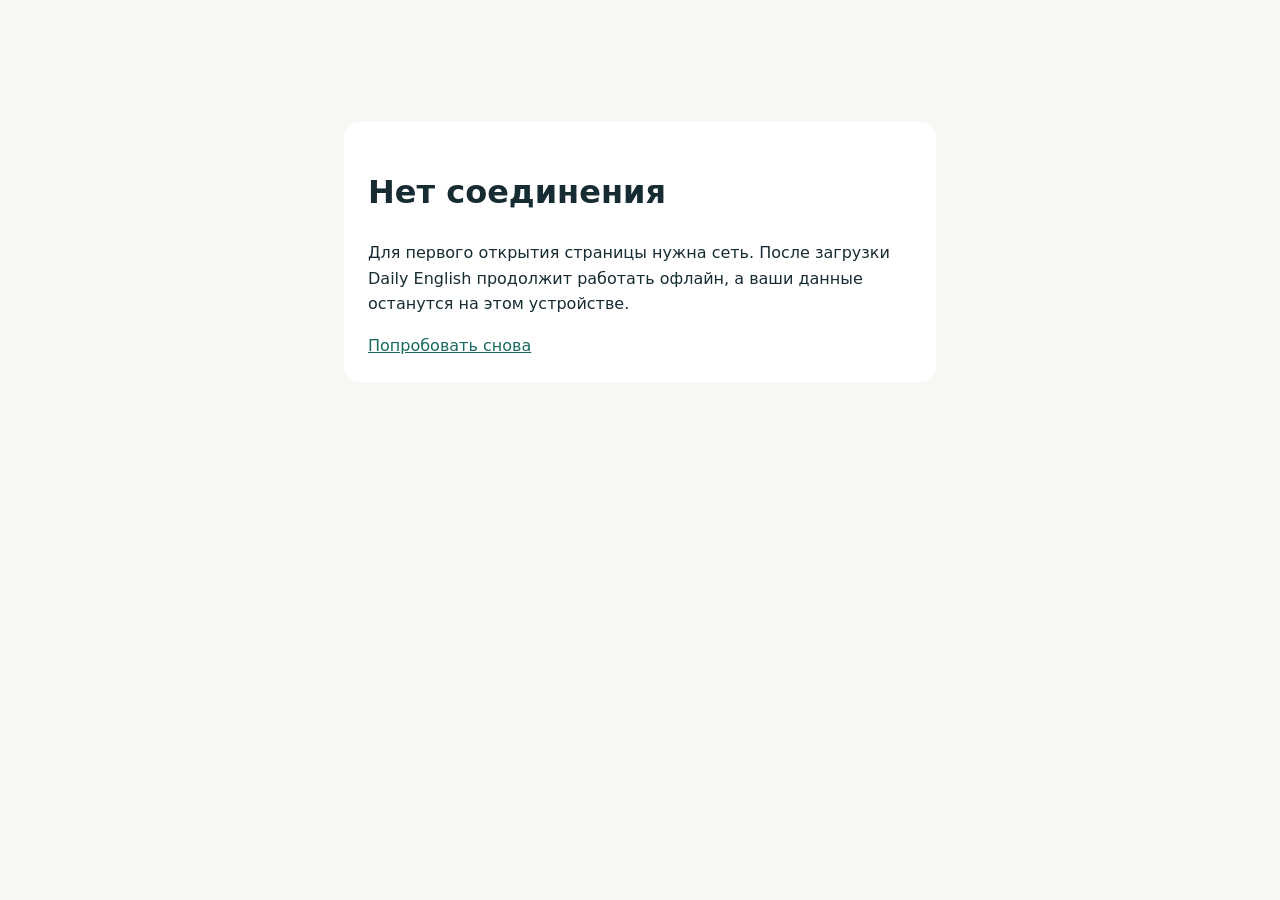
<file: offline.html>
<!doctype html><html lang="ru"><meta charset="utf-8"><meta name="viewport" content="width=device-width,initial-scale=1"><meta name="theme-color" content="#f7f8f4"><title>Нет соединения · Daily English</title><style>body{margin:0;padding:2rem;background:#f7f8f4;color:#172c32;font:16px/1.6 system-ui,sans-serif}main{max-width:34rem;margin:10vh auto;padding:1.5rem;background:white;border-radius:1rem}a{color:#176c61}</style><main><h1>Нет соединения</h1><p>Для первого открытия страницы нужна сеть. После загрузки Daily English продолжит работать офлайн, а ваши данные останутся на этом устройстве.</p><a href="/">Попробовать снова</a></main></html>
</file>
<file: oneui.css>
/* Calm dark theme and lightweight motion inspired by Samsung One UI. */
:root {
  color-scheme: dark;
  --ink: #f2f3f8;
  --muted: #a6adbb;
  --paper: #15171e;
  --white: #20232c;
  --green: #6579db;
  --green2: #282b3a;
  --lime: #2b3431;
  --line: #343844;
  --purple: #292638;
  --navy: #2a3043;
  --shadow: 0 10px 28px #0005;
  --surface: #20232c;
  --surface-raised: #292d38;
  --accent: #a0afff;
}

html { background: var(--paper); color-scheme: dark; }
body {
  background: radial-gradient(ellipse at 50% -18rem, #2b3043 0, transparent 48rem), var(--paper) !important;
  color: var(--ink);
  transition: background-color .25s ease, color .25s ease;
}
.app { max-width: 1120px; }
.brandmark { border-radius: 15px; background: #6579db; }
.nav, .mobile-nav { background: #20232c !important; border: 1px solid #343844; border-radius: 20px; }
.nav button, .mobile-nav button { color: var(--muted); transition: color .24s ease, background .24s ease, transform .24s cubic-bezier(.2,.8,.2,1), box-shadow .24s ease; }
.nav button.active, .mobile-nav button.active { background: #2a2e3c !important; color: #c4ceff !important; box-shadow: none; }
.nav button:active, .mobile-nav button:active { transform: scale(.94); }

.panel, .card, .scorecard, .todaytask, .sectioncard, .stat-tile, .plan-line,
.plan-list, .skill-progress, .word-card, .word-extra, .vocab, .vocabgrid,
.b2-calendar, .b2-current-task, .b2-extra, .b2-unit-plan, .b2-course-details,
.b2-course-map, .b2-week-details, .b2-optional, .b2-day-expand, .b2-today-card,
.b2-today-book, .b2-rest, .b2-stat, .b2-skill-card, .b2-roadmap-row,
.b2-vocab-card, .diag-dialog, .diag-result, .grammar-box, .passage-box,
.callout, .rubric, .weakness-box, .stage-mini, .phase, .answer, .quiz-option,
.exam-question, .exam-start, .writefield, .plan-options, .band-pill,
.mode-btn, .mode-row, .sectioncards, .b2-week-assignment, .b2-sb-assignment,
.b2-week-review, .b2-extension-note, .b2-incomplete-note, .b2-ielts-note,
.system-panel, .b2-course-summary, .b2-resources, .b2-book-note,
.b2-checkpoint-field, .b2-day-badge, .b2-review-count, .b2-task-time,
.b2-task-outcome, .b2-part-heading, .b2-unit-dates, .b2-today-title > strong,
.b2-checklist label, .b2-roadmap-row.current, .plan-options label,
.rubric label, .dot, .typechip, .speakprompt, .close, .exam-answers button,
.diag-note, .diag-footer, .diag-text, .diag-q, .account-dialog,
.account-identity, .account-metrics > div, .account-note, .account-conflicts,
.account-small, .account-trigger, .account-close {
  background-color: var(--surface) !important;
  color: var(--ink);
  border-color: var(--line) !important;
  box-shadow: 0 5px 18px #0002;
}
.targetbox, .phase.active, .b2-calendar-preview, .b2-unit-dates,
.b2-week-progress, .progressbar, .callout, .grammar-box, .skill-progress .track {
  background-color: var(--surface-raised) !important;
  color: var(--ink) !important;
}
.targetbox p, .progresscaption, .estimated, .scorefoot, .subtle, .system-sub,
.headingrow span, .meta, .help, .b2-kicker, .b2-source, .b2-vocab-meta,
.b2-skill-meta, .b2-course-map .system-sub, .b2-unit-plan > summary span {
  color: var(--muted) !important;
}
.targetscore, .scorecard select, .selectline select, .selectline button,
.filter select, .b2-result-select, .b2-calendar-month-nav button {
  background: var(--surface-raised) !important;
  color: var(--ink) !important;
  border-color: var(--line) !important;
}
input, select, textarea, .exam-input, .fulltextarea, .writefield textarea {
  color-scheme: dark;
  color: var(--ink) !important;
  background: #14161c !important;
  border-color: #343844 !important;
}
input::placeholder, textarea::placeholder { color: #7f8795 !important; }
option { background: #191b22; color: var(--ink); }
button, .sys-btn, .btn { transition: color .18s ease, background-color .18s ease, border-color .18s ease, transform .18s ease, box-shadow .18s ease; }
button:hover, .sys-btn:hover, .btn:hover { border-color: #6879cf; }
button:focus-visible, input:focus-visible, select:focus-visible, textarea:focus-visible {
  outline: 2px solid var(--accent); outline-offset: 2px;
}
a { color: #b4c0ff; }

.hero { border-radius: 30px; box-shadow: 0 16px 40px #0003; }
.hero { background: linear-gradient(135deg, #2b3450, #37446d) !important; }
.hero:after { opacity: .75; }
.streak {
  color: #ffc176 !important;
  background: #302316 !important;
  border: 1px solid #624324;
  box-shadow: 0 0 18px #ff9a3b24;
  transform-origin: 50% 80%;
  animation: oneui-flame 1.65s ease-in-out infinite;
}
.streak b { color: #fff1db; }
.streak[data-streak-level="0"] { animation: none; opacity: .78; }
.streak[data-streak-level="3"], .streak[data-streak-level="7"], .streak[data-streak-level="14"] { border-color: #a86431; box-shadow: 0 0 22px #ff9a3b42; }
.streak[data-streak-level="7"] { color: #ffd17a !important; }
.streak[data-streak-level="14"] { color: #ffe29b !important; border-color: #d69c4a; box-shadow: 0 0 27px #ffbb4d66; animation-duration: 1.25s; }
.progressbar, .b2-week-progress { overflow: hidden; border-radius: 99px; }
.progressbar i, .b2-week-progress i, .skill-progress i { transition: width .7s cubic-bezier(.2,.75,.25,1); }
.b2-calendar { border-radius: 26px; padding: 20px; }
.b2-calendar-day { background: var(--surface-raised) !important; color: var(--ink) !important; border-color: var(--line) !important; }
.b2-calendar-day span { color: #b4c0ff !important; }
.b2-calendar-day small { color: var(--muted) !important; }
.b2-calendar-weekdays, .b2-calendar-empty { color: var(--muted) !important; }
.b2-calendar-month { animation: oneui-month-in .48s cubic-bezier(.2,.75,.25,1) both; }
.b2-calendar-day { border-radius: 15px; transition: transform .24s cubic-bezier(.2,.75,.25,1), background-color .24s ease, border-color .24s ease, box-shadow .24s ease; }
.b2-calendar-day:hover { transform: translateY(-3px); box-shadow: 0 7px 16px #0004; }
.b2-calendar-day:active { transform: scale(.94); }
.b2-calendar-day.selected, .b2-calendar-day.today { background: #30364d !important; border-color: #8597f3 !important; }
.b2-calendar-day.selected b, .b2-calendar-day.today b { color: #d3dcff; }
.b2-current-task, .todaytask, .b2-today-card, .b2-unit-plan, .b2-extra,
.panel, .card, .scorecard { animation: oneui-rise-in .56s cubic-bezier(.2,.7,.25,1) both; }
.tasklist > :nth-child(2) { animation-delay: .04s; }
.tasklist > :nth-child(3) { animation-delay: .08s; }
.tasklist > :nth-child(4) { animation-delay: .12s; }
.b2-current-task { border-radius: 19px; transition: border-color .28s ease, background-color .28s ease, transform .28s ease, box-shadow .28s ease; }
.b2-current-task:hover { transform: translateY(-2px); box-shadow: 0 8px 20px #0004; }
.b2-current-task.done { border-color: #6677c4 !important; background: #202333 !important; animation: oneui-task-done .48s ease-out both; }
.b2-current-task input[type="checkbox"] { accent-color: #899cff; }
.b2-unit-plan, .b2-extra, details { border-radius: 20px; }
details > summary { cursor: pointer; transition: color .2s ease; }
details[open] > summary { color: #c2ccff; }
details[open] > :not(summary) { animation: oneui-reveal .26s ease-out both; }
.b2-rest { border-radius: 24px; }
.answer.correct, .quiz-option.correct { background: #1d352e !important; border-color: #3a8a69 !important; color: #bdf1d4 !important; }
.answer.wrong, .quiz-option.wrong { background: #3a2427 !important; border-color: #98515b !important; color: #ffc4c8 !important; }
.toast { background: #252a3a !important; color: var(--ink) !important; border: 1px solid var(--line); border-radius: 18px; }
.account-dialog { background: var(--surface) !important; border-color: var(--line) !important; box-shadow: 0 24px 80px #0009; }
.account-backdrop { background: #05060bb8 !important; backdrop-filter: blur(8px); }
.account-primary, .sys-btn.primary, .btn.primary { background: #6579db !important; color: #fff !important; }
.account-secondary, .sys-btn, .mode-btn, .account-close, .close { color: var(--ink) !important; }
.account-danger { background: #742f38 !important; color: #ffe8e9 !important; }
.account-status, .account-kicker { color: var(--muted) !important; }
.b2-vocab-list > * { animation: oneui-rise-in .5s cubic-bezier(.2,.7,.25,1) both; }
.b2-vocab-card { transition: transform .2s ease, border-color .2s ease, background-color .2s ease; }
.b2-vocab-card:hover { transform: translateY(-2px); border-color: #6879cf !important; }
.b2-vocab-bank { margin: 12px 0; padding: 12px; border: 1px solid var(--line); background: var(--surface-raised); }
.b2-vocab-search { display: grid; grid-template-columns: minmax(0,1fr) 130px; gap: 8px; margin: 10px 0; }
.b2-vocab-search input, .b2-vocab-search select { min-width: 0; min-height: 44px; padding: 9px 11px; border: 1px solid var(--line); border-radius: 11px; background: var(--surface) !important; color: var(--ink) !important; }
.b2-word-results { display: grid; gap: 8px; }
.b2-word-result { display: flex; align-items: center; justify-content: space-between; gap: 12px; padding: 10px 12px; border: 1px solid var(--line); border-radius: 13px; background: var(--surface) !important; }
.b2-word-result > div:first-child { min-width: 0; }
.b2-word-result strong { overflow-wrap: anywhere; }
.b2-word-actions { display: flex; align-items: center; justify-content: flex-end; gap: 6px; flex-wrap: wrap; }
.b2-word-actions .sys-btn, #b2-cambridge-lookup { min-height: 40px; padding: 8px 10px; font-size: 11px; text-decoration: none; background: #303956 !important; color: #e4e9ff !important; border: 1px solid #6979bf !important; }
.b2-vocab-card a.sys-btn { background: #303956 !important; color: #e4e9ff !important; border: 1px solid #6979bf !important; text-decoration: none; }
.b2-word-actions button { min-height: 40px; padding: 8px 10px; font-size: 11px; }
.b2-word-actions button.primary { background: #6579db !important; color: #fff !important; }
.b2-vocab-bank + .b2-error-form textarea { width: 100%; min-height: 68px; resize: vertical; padding: 10px; border: 1px solid var(--line); border-radius: 11px; }
.b2-vocab-bank + .b2-error-form label { min-width: 0; }
.b2-vocab-bank + .b2-error-form .system-sub { display: inline-block; margin: 8px; }
.b2-vocab-bank + .b2-error-form #b2-vocab-form-status { margin-left: 8px; }
.b2-vocabulary-mode .b2-error-form,
.b2-vocabulary-mode .b2-vocab-card,
.b2-vocabulary-mode .b2-vocab-bank,
.b2-vocabulary-mode .b2-word-result { background: var(--surface) !important; color: var(--ink) !important; border-color: var(--line) !important; }
.b2-vocabulary-mode input:not([type="checkbox"]):not([type="radio"]),
.b2-vocabulary-mode select,
.b2-vocabulary-mode textarea { color: var(--ink) !important; color-scheme: dark; background: #14161c !important; border: 1px solid #51586a !important; }
.b2-vocabulary-mode .b2-card-actions button:not(.primary),
.b2-vocabulary-mode .b2-word-actions .sys-btn,
.b2-vocabulary-mode a.sys-btn { color: #e2e6f0 !important; background: #303544 !important; border: 1px solid #51586a !important; }
.b2-vocabulary-mode .b2-card-actions button.primary,
.b2-vocabulary-mode .b2-word-actions button.primary,
.b2-vocabulary-mode .b2-error-form button.primary { color: #fff !important; background: #6579db !important; border-color: #8293e8 !important; }
.b2-vocabulary-mode .b2-card-actions button:disabled { opacity: .62; cursor: default; }
.b2-daily-word-actions a[href*="cambridge"],
.b2-vocabulary-mode a[href*="cambridge"],
#b2-cambridge-lookup { display: inline-flex; align-items: center; justify-content: center; min-height: 44px; padding: 8px 12px; border: 1px solid #8293e8 !important; border-radius: 11px; background: #303956 !important; color: #e7ebff !important; font-weight: 800; text-decoration: none; }
.b2-daily-word-actions a[href*="cambridge"]:hover,
.b2-vocabulary-mode a[href*="cambridge"]:hover,
#b2-cambridge-lookup:hover { background: #414c72 !important; color: #fff !important; }
.b2-oxford-import { display:flex; align-items:end; gap:10px; flex-wrap:wrap; padding:12px; border:1px solid var(--line); border-radius:14px; background:var(--surface); }
.b2-oxford-import > .system-sub { flex-basis:100%; margin:0; }
.b2-oxford-file { display:grid; gap:5px; min-width:200px; color:var(--muted); font-size:12px; font-weight:700; }
.b2-oxford-file input { max-width:100%; min-height:42px; }
.b2-vocabulary-mode .b2-oxford-import button.primary { min-height:44px; color:#fff !important; background:#6579db !important; border-color:#8293e8 !important; }
@media (max-width:600px) { .b2-oxford-import { align-items:stretch; flex-direction:column; } .b2-oxford-file { min-width:0; } .b2-oxford-import .sys-btn { justify-content:center; min-height:44px; } }
#view-textbook .b2-unit-dates,
#view-textbook .b2-part-form,
#view-textbook .b2-course-map { background: var(--surface) !important; color: var(--ink) !important; border-color: var(--line) !important; }
#view-textbook input:not([type="checkbox"]):not([type="radio"]),
#view-textbook select,
#view-textbook textarea { color: var(--ink) !important; color-scheme: dark; background: #14161c !important; border: 1px solid #51586a !important; }
#view-textbook input[type="date"]::-webkit-calendar-picker-indicator { filter: invert(.88); opacity: .9; cursor: pointer; }
#view-textbook button.sys-btn:not(.primary),
#view-textbook .b2-unit-plan > summary,
#view-textbook .b2-course-map > summary { color: #e2e6f0 !important; background: #303544 !important; border: 1px solid #51586a !important; }
#view-textbook button.sys-btn:not(.primary):hover { background: #41485b !important; border-color: #8293e8 !important; }
#view-textbook button.sys-btn.primary { color: #fff !important; background: #6579db !important; border-color: #8293e8 !important; }
.b2-card-actions button:active, [data-vocab-review]:active, [data-vocab-again]:active { transform: scale(.97); }
.view.active { animation: oneui-reveal .28s ease-out both; }

@keyframes oneui-flame {
  0%, 100% { transform: translateY(0) scale(1); box-shadow: 0 0 14px #ff9a3b22; }
  42% { transform: translateY(-3px) scale(1.09); box-shadow: 0 0 28px #ff9a3b60; }
  70% { transform: translateY(0) scale(.98); box-shadow: 0 0 17px #ff9a3b30; }
}
@keyframes oneui-rise-in { from { opacity: 0; transform: translateY(15px); } to { opacity: 1; transform: translateY(0); } }
@keyframes oneui-month-in { from { opacity: 0; transform: translateX(20px); } to { opacity: 1; transform: translateX(0); } }
@keyframes oneui-reveal { from { opacity: 0; transform: translateY(-8px); } to { opacity: 1; transform: translateY(0); } }
@keyframes oneui-task-done { 0% { transform: scale(.97); box-shadow: 0 0 0 0 #899cff00; } 48% { transform: scale(1.015); box-shadow: 0 0 0 7px #899cff30; } 100% { transform: scale(1); box-shadow: 0 5px 18px #0002; } }

@media (max-width: 760px) {
  .app { padding: 14px 16px calc(88px + env(safe-area-inset-bottom)); }
  .topbar { height: auto; min-height: 44px; }
  .hero { border-radius: 27px; padding: 24px 22px; }
  .panel, .card, .scorecard, .b2-calendar, .b2-extra { border-radius: 23px; }
  .nav { width: 100%; max-width: 100%; overflow-x: auto; scrollbar-width: none; }
  .nav::-webkit-scrollbar { display: none; }
  .nav button { flex: 0 0 auto; }
  .b2-calendar { padding: 16px 12px; }
}
@media (max-width: 560px) {
  .b2-vocab-search { grid-template-columns: 1fr; }
  .b2-word-result { align-items: stretch; flex-direction: column; }
  .b2-word-actions { justify-content: stretch; }
  .b2-word-actions > * { flex: 1 1 auto; text-align: center; }
}
@media (max-width: 420px) {
  .app { padding-inline: 12px; }
  .meta .help { display: none; }
  .streak { padding: 7px 9px; }
  .hero { padding: 22px 19px; }
  .b2-calendar-day { min-height: 56px; }
}
@media (prefers-reduced-motion: reduce) {
  *, *::before, *::after { scroll-behavior: auto !important; animation-duration: .01ms !important; animation-iteration-count: 1 !important; transition-duration: .01ms !important; }
}
</file>
<file: redesign.css>
:root{color-scheme:dark;--paper:#11151f;--ink:#e7ebf5;--muted:#a1acbf;--white:#1d2431;--surface:#1d2431;--surface-raised:#242c3b;--green:#9bacff;--green2:#303a59;--line:#343d4c;--navy:#242c3b;--shadow:0 14px 40px #070c1626}
html,body{background:#11151f;color:var(--ink)}body{background:radial-gradient(ellipse at 65% -16%,#2a3349,transparent 52%),#11151f!important;font-size:14px}
.app{max-width:1480px;padding:30px 42px 80px 260px!important;position:relative}.topbar{height:auto!important;min-height:64px;margin:0 0 24px!important;gap:16px}.brandmark{display:none!important}.redesign-header-title small{color:var(--muted);font-size:12px;font-weight:500;letter-spacing:.6px}.redesign-header-title h1{font-size:32px;margin:2px 0;letter-spacing:-1px;color:var(--ink)}.meta{flex-wrap:wrap;justify-content:flex-end}.meta>span:not(.streak){display:none}.global-storage-status{margin:0 0 12px}.nav{position:fixed;left:max(0px,calc((100vw - 1480px)/2));top:0;bottom:0;width:220px;padding:115px 16px 24px!important;margin:0!important;border-radius:0!important;background:#141a24!important;border:0!important;border-right:1px solid #ffffff0d!important;display:flex;flex-direction:column;gap:9px;z-index:5}.nav button{display:flex;align-items:center;gap:13px;text-align:left;width:100%;padding:14px!important;border-radius:15px!important;min-height:50px;font-size:14px!important;color:#b7c0d0!important}.nav button.active,.mobile-nav button.active{background:#353f62!important;color:#e1e7ff!important}.nav svg,.mobile-nav svg{width:21px;height:21px;stroke:currentColor;stroke-width:1.8;fill:none;stroke-linecap:round;stroke-linejoin:round;flex-shrink:0}.mobile-nav{display:none!important}
[hidden]{display:none!important}.b2-today-head,.redesign-original-today,.b2-ielts-note{display:none!important}#b2-foundation-panel{display:none!important}#redesign-home{display:flex;flex-direction:column;gap:22px}#b2-calendar-section{margin:0;padding:0;border:0;display:block!important;background:none}#b2-calendar-section .b2-calendar{margin:0;padding:24px;border-radius:24px;background:#1d2431!important;box-shadow:none;border:1px solid var(--line)}.b2-calendar-preview{display:none}.b2-calendar-head h3{font-size:21px}.b2-calendar-kicker,.b2-calendar-head .b2-kicker{font-size:10px}.b2-calendar-grid{gap:8px!important}.b2-calendar-day{min-height:64px!important;border-radius:14px!important;border:1px solid transparent!important;background:#242c3b!important;color:var(--ink)!important}.b2-calendar-day.selected{border-color:#a5b4ff!important;background:#353f62!important}.b2-calendar-day.today{box-shadow:inset 0 0 0 1px #768bda}.b2-calendar-day.completed{background:#254238!important;color:#96e1bd!important}.b2-calendar-day.partial{background:#403b2e!important;color:#efc58a!important}.b2-calendar-day small{font-size:9px!important}.b2-calendar-month-nav{margin:8px 0}.b2-calendar-month-nav button{min-width:44px}.b2-calendar-date-tools{align-items:center;gap:8px}.b2-calendar-date-tools input{min-height:44px}
#study-mode-panel{border:0!important;background:none!important;box-shadow:none!important;padding:0!important;margin:0!important}#study-mode-panel .progress-heading,#study-mode-panel>p{display:none}.mode-row{display:flex;gap:8px}.mode-btn{border-radius:12px!important;background:#242c3b!important;border:1px solid var(--line)!important;color:#b7c0d0!important;padding:10px 14px!important}.mode-btn.active{background:#353f62!important;color:#e1e7ff!important}
.redesign-plan,.redesign-resources{border:1px solid var(--line);background:#1d2431;border-radius:24px;padding:24px}.redesign-plan-heading{display:flex;justify-content:space-between;gap:16px;align-items:center}.redesign-plan h2{font-size:25px;margin:5px 0;letter-spacing:-.6px}.redesign-plan-heading p{color:var(--muted);margin:3px 0 16px}.redesign-count{padding:7px 12px;background:#30394a;border-radius:99px;white-space:nowrap;font-size:12px}.b2-current-task{box-shadow:none!important;border-radius:16px!important;margin:12px 0!important;background:#242c3b!important;border-color:#343d4c!important}.b2-task-head{padding:5px 0}.b2-task-head input{accent-color:#9bacff;min-width:24px;min-height:24px}.b2-task-body{color:#c0c8d8}.b2-task-time{color:#b9c6ff}.b2-task-title{font-size:16px}.b2-task-steps,.b2-task-body>p{font-size:13px}.b2-optional{border-color:var(--line)!important}.b2-kicker{color:#9bacff!important}.redesign-resources h3{margin:0 0 5px;font-size:18px}.redesign-resource-links{display:flex;gap:10px;flex-wrap:wrap;margin-top:16px}.redesign-resource-links a{border:1px solid #56648a;background:#303a59;border-radius:12px;padding:12px 16px;min-height:44px;color:#d0daff}
.redesign-section-heading h1,#redesign-progress-heading h1{font-size:30px;margin:7px 0}.redesign-section-heading p,#redesign-progress-heading p{color:var(--muted)}.redesign-practice-grid{display:grid;grid-template-columns:repeat(2,minmax(0,1fr));gap:14px;margin:24px 0}.redesign-practice-grid button{background:#1d2431;color:var(--ink);border:1px solid var(--line);border-radius:20px;padding:24px;text-align:left;position:relative}.redesign-practice-grid strong{display:block;font-size:21px;margin-bottom:7px}.redesign-practice-grid span{color:var(--muted)}.redesign-practice-grid b{position:absolute;right:20px;top:24px;color:#a1b3ff}.view>section,.view>details{margin-bottom:20px}#view-progress>.grid{display:block}#view-progress .hero{display:none}#view-progress .side{margin-top:20px}#view-progress [data-ielts-side-hidden]{display:block!important}#view-progress .b2-optional{margin:20px 0}#view-vocabulary .hero{min-height:0;padding:22px;background:#1d2431!important}#view-vocabulary .hero h1{font-size:25px}.panel,.card,.system-panel,.b2-extra,.b2-course-map,.b2-unit-plan,.scorecard{background:#1d2431!important;border-color:var(--line)!important;box-shadow:none!important;border-radius:20px!important}input,select,textarea{color:var(--ink)!important;background:#242c3b!important;border-color:#46516a!important}button,.sys-btn{min-height:44px}button,a.sys-btn{white-space:normal!important;overflow-wrap:anywhere}.sys-btn,.b2-word-actions a,.b2-daily-word-actions a{background:#30394a!important;color:#d6def0!important;border-color:#46516a!important}.sys-btn.primary,button.primary{background:#9bacff!important;color:#17213a!important;border-color:#9bacff!important}.b2-word-result,.b2-daily-word,.b2-vocab-card{background:#242c3b!important;border-color:var(--line)!important}.b2-daily-word-actions,.b2-card-actions{flex-wrap:wrap}.b2-course-map summary,.b2-extra summary{min-height:44px;cursor:pointer}.streak{background:#3d3028!important;color:#f6ba78!important}.account-trigger{color:#d0daff!important;background:#30394a!important}.hero p{color:#c0c8d8!important}
@media(max-width:900px){.app{padding:20px 20px 110px!important}.nav{display:none!important}.mobile-nav{display:grid!important;grid-template-columns:repeat(5,minmax(0,1fr));position:fixed;bottom:0;left:0;right:0;width:100%;padding:8px 8px calc(8px + env(safe-area-inset-bottom));border-top:1px solid var(--line);border-radius:20px 20px 0 0!important;background:#1d2431f5!important;backdrop-filter:blur(16px);z-index:10;gap:4px}.mobile-nav button{display:flex;flex-direction:column;align-items:center;justify-content:center;gap:4px;min-width:0;min-height:52px;padding:6px 2px!important;font-size:11px!important;border:0;border-radius:13px;color:#a1acbf;background:none}.mobile-nav svg{width:20px;height:20px}.topbar{gap:10px;margin-bottom:16px!important}.redesign-header-title h1{font-size:27px}.redesign-header-title small{font-size:10px}.meta{gap:5px}.account-trigger{font-size:11px}.b2-calendar-grid{gap:4px!important}.b2-calendar-day{min-height:53px!important}.b2-calendar-day small{font-size:8px!important}.b2-calendar-head{display:block!important}.b2-calendar-date-tools{display:flex!important;justify-content:space-between;margin-top:12px}.b2-calendar-date-tools label{font-size:11px}#b2-calendar-section .b2-calendar{padding:16px}.redesign-plan,.redesign-resources{padding:18px;border-radius:22px}.redesign-plan-heading{align-items:flex-start;flex-wrap:wrap;gap:0}.redesign-plan h2{font-size:23px}.redesign-count{margin:0 0 14px}.mode-btn{font-size:11px!important;flex:1}.redesign-resource-links{flex-direction:column}.b2-task-head{grid-template-columns:24px minmax(0,1fr)!important;gap:10px}.b2-task-time{grid-column:2}.b2-task-body{padding:0!important}.b2-daily-word,.b2-word-result{display:block!important}.b2-daily-word-actions,.b2-word-actions{display:flex!important;margin-top:12px;gap:8px}.b2-daily-word-actions>*{flex:1;min-width:100px}.b2-error-form,.b2-course-form,.b2-part-fields,.b2-unit-dates{grid-template-columns:1fr!important}.b2-error-form .wide{grid-column:auto!important}.redesign-practice-grid{gap:10px}.redesign-practice-grid button{padding:18px}.redesign-practice-grid strong{font-size:18px}}
.b2-calendar-day{min-height:48px!important}.b2-calendar-month>h4{display:none}.b2-calendar-day[aria-pressed="true"]{outline:2px solid #a5b4ff;outline-offset:-2px}.mobile-nav button span{font-size:11px!important;line-height:1.2!important;white-space:nowrap!important;word-break:normal!important;font-weight:600!important}.mode-row{border-radius:14px;background:none!important}.b2-current-task{opacity:1!important}.b2-current-task.done{border-color:#6679b4!important}.redesign-original-today{display:none!important}.redesign-task-details summary{min-height:44px;padding:12px 0;color:#b5c3ff;cursor:pointer;font-size:12px}.b2-current-task>.b2-sb-assignment{margin:12px 0!important}
@media(max-width:900px){.mobile-nav button{overflow:visible!important}.mobile-nav button span{font-size:10px!important;letter-spacing:0!important}.b2-calendar-day small{display:none!important}.b2-calendar-day{min-height:44px!important;font-size:13px!important}.b2-calendar-empty{min-height:44px!important}.b2-calendar-day.partial::after,.b2-calendar-day.completed::after{content:'●';display:block;color:#7bd7b1;font-size:8px}.mode-btn{font-size:10px!important;line-height:1.4!important;word-break:normal}.b2-current-task{padding:15px!important}.b2-task-title{font-size:15px!important}.b2-calendar-head h3{font-size:19px!important}}
@media(max-width:900px){.b2-calendar-day>span{display:none!important}.b2-calendar-day{display:flex!important;flex-direction:column;align-items:center;justify-content:center;min-height:44px!important}.b2-calendar-day>b{font-size:14px!important}}
@media(prefers-reduced-motion:no-preference){.view.active{animation:redesign-enter .2s ease-out}@keyframes redesign-enter{from{opacity:.6;transform:translateY(5px)}to{opacity:1;transform:none}}}
/* Shared motion and warm streak accents; never animate the layout dimensions. */
.b2-textbook-head>span{background:#30394a!important;color:#d6def0!important}
.b2-book-note{color:var(--muted)!important}.b2-book-note strong{color:var(--ink)}
@media(max-width:560px){.b2-textbook-head{flex-wrap:wrap!important}.b2-textbook-head>div{min-width:0;flex-basis:100%}}
#view-progress .side[hidden]{display:none!important}
button,a,input,select,textarea,summary{transition:background-color .18s ease,border-color .18s ease,color .18s ease,box-shadow .18s ease,transform .18s ease}
button:focus-visible,a:focus-visible,input:focus-visible,select:focus-visible,textarea:focus-visible,summary:focus-visible{outline:2px solid #adbcff!important;outline-offset:3px}
.modalback{z-index:30!important}.toast{z-index:40!important;bottom:100px}
.answer,.typechip,.phase,.sectioncard,.todaytask,.rubric label,.callout,.speakprompt{background:#242c3b;color:#d6def0;border-color:var(--line)}
.answer.correct{background:#254238;border-color:#79bfa3}.answer.wrong{background:#4b303b;border-color:#e5a2ad}.phase.active{background:#303a59;border-color:#9bacff}
.targetbox,.targetscore,.dot{background:#242c3b;color:#c9d2e7}.targetbox p,.progresscaption{color:#b4bed1}
.streak{display:inline-flex;align-items:center;gap:5px;animation:none!important;border:1px solid #a76c3d66!important}
.redesign-flame{display:inline-flex;width:20px;height:26px;flex:none;transform-origin:50% 90%;filter:drop-shadow(0 0 5px #ff87335c)}
.redesign-flame svg{width:100%;height:100%;overflow:visible}.flame-outer{fill:#ff9948}.flame-inner{fill:#ffe09b}
.streak:has(#streak[data-streak-level="0"]) .redesign-flame{filter:none;opacity:.6}
.streak:has(#streak[data-streak-level="7"]) .flame-outer{fill:#ff7853}
.streak:has(#streak[data-streak-level="14"]) .flame-outer{fill:#ff6748}
@media(hover:hover){button:not(:disabled):hover,a.sys-btn:hover{filter:brightness(1.08)}.redesign-practice-grid button:hover{transform:translateY(-2px);border-color:#7d8cba}}
@media(prefers-reduced-motion:no-preference){html{scroll-behavior:smooth}button:not(:disabled):active{transform:scale(.98)}.streak:not(:has(#streak[data-streak-level="0"])) .redesign-flame{animation:redesign-flame 2.4s ease-in-out infinite}.redesign-plan,.redesign-resources{animation:redesign-enter .24s ease-out}@keyframes redesign-flame{0%,100%{transform:rotate(-3deg) scale(.97)}50%{transform:rotate(3deg) scale(1.05)}}}
@media(prefers-reduced-motion:reduce){html{scroll-behavior:auto!important}.redesign-flame{animation:none!important}button,a,input,select,textarea,summary{transition:none!important}}
</file>
<file: learning-hub.css>
/* Learning tools share the existing five-tab app and its stored course data. */
body{font-size:16px}
.hub-panel{background:var(--surface);border:1px solid var(--line);border-radius:22px;padding:22px;margin:18px 0;color:var(--ink);min-width:0}
.hub-panel h2{font-size:23px;margin:0 0 14px;line-height:1.25}.hub-panel h3{font-size:18px;margin:10px 0}
.hub-panel p{margin:10px 0;line-height:1.65}.hub-muted{color:var(--muted);font-size:14px}
.hub-panel button,.hub-panel .sys-btn{padding:10px 14px;border-radius:12px;min-height:44px;min-width:44px;border:1px solid #56617b;background:#30394a;color:#e7ebf5;font-size:14px;text-align:center;white-space:normal;overflow-wrap:anywhere}
.hub-panel .primary{background:#9bacff!important;color:#17213a!important;font-weight:750}.hub-panel button:disabled{opacity:.55;cursor:default}
.hub-panel label{display:grid;gap:6px;min-width:0;font-size:14px;color:var(--muted)}
.hub-panel input,.hub-panel textarea,.hub-panel select{width:100%;max-width:100%;min-width:0;border:1px solid #56617b;border-radius:10px;padding:10px 12px;font-size:16px;line-height:1.5}
.hub-panel textarea{resize:vertical}.hub-panel summary{min-height:44px;cursor:pointer;font-weight:700;padding:10px 0}
.hub-actions,.hub-heading,.hub-review-short{display:flex;gap:10px;align-items:center;flex-wrap:wrap}.hub-heading{justify-content:space-between}.hub-heading h2{margin-bottom:0}
.hub-fields,.hub-review-grid{display:grid;grid-template-columns:repeat(2,minmax(0,1fr));gap:14px}.hub-review-grid article,.hub-work-list button,.hub-panel article{min-width:0;padding:15px;background:#242c3b;border:1px solid var(--line);border-radius:14px;overflow-wrap:anywhere}
.hub-chip{font-size:14px;color:#c0caff}.hub-review-short p{flex:1;margin:0}.hub-review-short strong{color:#d0daff;font-size:21px}
.hub-work-form{display:grid;gap:14px;margin-top:18px}.hub-work-list{display:grid;grid-template-columns:repeat(2,minmax(0,1fr));gap:10px;margin:14px 0;max-height:360px;overflow:auto}.hub-work-list button{text-align:left}.hub-work-list button[aria-pressed=true]{border-color:#b1beff;background:#353f62}.hub-work-list strong,.hub-work-list span{display:block}.hub-work-list span{font-size:14px;color:#b4bfd4;margin-top:6px}
.hub-work-list button:hover{border-color:#a5b4ff}.hub-week-tools{display:flex;gap:10px;align-items:end;flex-wrap:wrap}.hub-week-tools label{flex:1;min-width:145px}.hub-week-title{color:#c9d4ff;font-weight:600}
.hub-metrics{display:grid;grid-template-columns:repeat(5,minmax(0,1fr));gap:10px;margin:18px 0}.hub-metrics>div{padding:14px;border-radius:14px;background:#242c3b;min-width:0}.hub-metrics strong{display:block;font-size:28px;color:#d4dcff}.hub-metrics span{display:block;font-size:14px;color:var(--muted)}
.hub-week-days{display:grid;grid-template-columns:repeat(7,minmax(0,1fr));gap:6px}.hub-week-days span{display:grid;gap:5px;place-items:center;padding:10px 3px;background:#242c3b;border-radius:10px;color:#b5c0d0}.hub-week-days b{font-size:14px}.hub-week-days .active{background:#254238;color:#ade9cb}
.hub-units{display:grid;grid-template-columns:repeat(12,minmax(0,1fr));gap:6px}.hub-units span{padding:8px 3px;text-align:center;background:#242c3b;border-radius:8px;color:var(--muted);font-size:14px}.hub-units .done{background:#254238;color:#ade9cb}
.hub-copy textarea{min-height:180px}.hub-message{position:sticky;top:36px;z-index:12;background:#30394a;border-radius:12px;padding:10px 14px;font-size:14px;color:#e7ebf5}.hub-message:empty{display:none}.hub-message.error{background:#4b303b;color:#ffd4dd}
#hub-version-preview{background:#30394a;padding:16px;border-radius:14px;margin:12px 0}#hub-version-preview textarea{min-height:200px}#hub-work-versions article{margin:10px 0}
#hub-audio{margin-top:24px;border-top:1px solid var(--line);padding-top:14px}.hub-file{padding:10px;border:1px solid var(--line);border-radius:12px;max-width:100%}.hub-file input{font-size:14px;padding:4px}.hub-panel audio{width:100%;display:block;margin:10px 0}#hub-audio-list article{margin-top:12px}
.hub-backup-preview{border:2px solid #9bacff!important}.hub-backup-preview table{border-collapse:collapse;width:100%;font-size:14px}.hub-backup-preview th,.hub-backup-preview td{padding:8px 6px;border-bottom:1px solid var(--line);text-align:left}.hub-backup-preview tbody th{font-weight:500}.hub-backup-preview p{font-size:14px;overflow-wrap:anywhere}
.global-storage-status{position:sticky;top:0;z-index:15;background:#11151ff5!important;color:#b8d9c8!important;padding:7px 10px;font-size:14px;min-height:34px;border-radius:0 0 12px 12px;border:1px solid transparent}
.global-storage-status[data-state=offline]{color:#f4cf9f!important;border-color:#725a38}.global-storage-status[data-state=error],.global-storage-status[data-state=conflict]{color:#ffd4dd!important;background:#4b303b!important;border-color:#b47185}
.hub-calendar-legend{display:flex;gap:10px 16px;flex-wrap:wrap;color:var(--muted);font-size:14px;padding-top:14px}.hub-calendar-legend span{display:flex;align-items:center;gap:6px}.hub-calendar-legend i{width:13px;height:13px;border-radius:5px;display:inline-block}.legend-selected{background:#9bacff}.legend-today{border:2px solid #9bacff}
.hub-day-state{font-style:normal;display:block;line-height:1;font-size:14px;color:#c5d1f4}.b2-calendar-day.rest .hub-day-state{color:#c6bef1}.b2-calendar-day.completed .hub-day-state{color:#ade9cb}.b2-calendar-day.partial .hub-day-state{color:#f4cf9f}.b2-calendar-day.partial::after,.b2-calendar-day.completed::after{display:none!important}
.b2-task-body,.b2-task-steps,.b2-sb-assignment,.b2-task-body>p,.b2-task-outcome{font-size:16px!important;line-height:1.65}.b2-task-title{font-size:18px!important}.redesign-task-details summary,.b2-vocab-meta,.b2-daily-word small,.b2-course-form label,.b2-error-form label,.system-sub{font-size:14px!important}.hub-vocab-help{margin:12px 0}.hub-vocab-help summary{min-height:44px;cursor:pointer;font-weight:650}.hub-vocab-help p{font-size:14px;color:var(--muted)}
#view-progress>#redesign-diagnostic{margin-top:22px}#hub-original-progress>summary{font-size:18px}#hub-original-progress>.b2-course-map{margin-top:16px}
@media(max-width:900px){
 .app{padding:8px 14px 106px!important}.topbar{min-height:50px!important;margin-bottom:10px!important;gap:8px}.redesign-header-title h1{font-size:24px}.redesign-header-title small{font-size:12px}.global-storage-status{margin-bottom:5px;font-size:12px;min-height:29px;padding:5px 8px}
 #redesign-home{gap:14px}#b2-calendar-section .b2-calendar{padding:12px}.b2-calendar-head h3{font-size:18px!important;margin:0}.b2-calendar-kicker,.b2-calendar-head .b2-kicker{font-size:11px}.b2-calendar-month-nav{margin:5px 0}.b2-calendar-date-tools{margin-top:6px;gap:6px}.b2-calendar-date-tools label{font-size:12px}.b2-calendar-date-tools input{font-size:14px;min-height:44px}.b2-calendar-grid{gap:3px!important}.b2-calendar-day{min-height:44px!important;gap:2px;padding:3px!important}.b2-calendar-weekdays{font-size:12px}.hub-calendar-legend{font-size:12px;gap:6px 12px;padding-top:9px}.b2-calendar-empty{min-height:44px!important}
 .redesign-plan,.redesign-resources,.hub-panel{padding:16px;border-radius:18px}.redesign-plan-heading{display:grid;grid-template-columns:minmax(0,1fr) auto;align-items:start;gap:8px}.redesign-plan-heading>div{display:contents}.redesign-plan-heading .b2-kicker{display:none}.redesign-plan-heading h2{font-size:21px;grid-column:1;margin:0}.redesign-plan-heading p{grid-column:1/-1;font-size:14px;margin:0;order:2}.redesign-count{grid-column:2;grid-row:1;margin:0;font-size:12px;padding:5px 8px}.mode-btn{font-size:12px!important}.b2-current-task{padding:12px!important}.b2-task-title{font-size:17px!important}.b2-task-body{margin-left:0!important}.b2-current-task>.b2-sb-assignment{font-size:16px!important}.b2-optional{margin-left:0!important}.redesign-task-details{margin-top:8px}
 .hub-panel h2{font-size:22px}.hub-fields,.hub-review-grid{grid-template-columns:1fr}.hub-metrics{grid-template-columns:repeat(2,minmax(0,1fr));gap:8px}.hub-metrics>div{padding:12px}.hub-work-list{grid-template-columns:1fr}.hub-units{grid-template-columns:repeat(6,minmax(0,1fr))}.hub-week-tools button{flex:1}.hub-week-tools label{flex-basis:100%}.hub-review-short{align-items:stretch}.hub-review-short button{width:100%}.hub-review-short p{flex-basis:100%}
 .b2-daily-word-actions{gap:8px}.b2-daily-word-actions>*{min-width:90px}.b2-vocabulary-mode>.hero{padding:16px!important}.b2-vocabulary-mode>.hero h1{font-size:23px!important}.hub-audio-list audio{min-width:0}.hub-actions>*{max-width:100%}.hub-message{top:29px}
 .b2-calendar-date-tools{display:grid!important;grid-template-columns:auto minmax(0,1fr);align-items:center}.b2-calendar-date-tools label{display:grid!important;gap:2px;min-width:0}.b2-calendar-date-tools input{width:100%;min-width:0}.hub-date-label{position:absolute;width:1px;height:1px;overflow:hidden;clip-path:inset(50%)}.b2-calendar-head .b2-kicker{display:none}
 .b2-task-head .subtle,.b2-task-head .b2-source,.b2-task-head .b2-task-time{display:none!important}
}
@media(max-width:360px){.app{padding-left:10px!important;padding-right:10px!important}.hub-panel{padding:13px}.hub-actions button{flex:1 1 100%}.redesign-plan-heading{display:flex}.redesign-plan-heading>div{display:contents}.redesign-plan-heading h2{flex:1}.redesign-plan-heading p{flex-basis:100%;order:3}}
@media(prefers-reduced-motion:reduce){.hub-panel *{scroll-behavior:auto!important;transition:none!important;animation:none!important}}
</file>
<file: design-enhancements.css>
.design-preview-banner{padding:7px 16px;background:#303b67;color:#f0f3ff;text-align:center;font-size:14px}
#redesign-home>#design-next{order:-1;background:linear-gradient(120deg,#293653,#25394a);border:1px solid #718bc5;margin:0;padding:28px;box-shadow:0 12px 32px #0002}
#design-next h2{font-size:30px;margin:9px 0}#design-next p{font-size:18px;max-width:65ch}#design-start{min-width:180px}
.hub-panel,.redesign-plan,.redesign-resources{box-shadow:none;border-color:#3a4558;background:#1c2330}
.hub-panel article,.hub-work-list button{border-color:transparent;background:#252e3d}
.design-density{display:flex;align-items:center;gap:10px;flex-wrap:wrap}.design-density span{margin-right:auto;color:#c0cbe0;font-size:14px}.design-density button{padding:10px 14px;min-height:44px;border:1px solid #60708d;border-radius:12px;background:#242d3d;color:#e2e9fa}.design-density button[aria-pressed=true]{background:#3b4c74;border-color:#a4baff}
.design-compact .b2-calendar-day{min-height:44px!important;padding:3px!important}.design-compact .b2-calendar-day small{display:none}.design-compact .b2-calendar-grid{gap:4px!important}
.b2-calendar-day.rest:not(.completed):not(.partial){border:1px dashed #657089!important}.b2-calendar-day.completed{box-shadow:inset 0 -3px #74d5a6}.b2-calendar-day.selected{outline:2px solid #bdcaff;outline-offset:1px}
.design-filters{margin-top:18px}.design-filters p{grid-column:1/-1;margin:0;font-size:14px;color:#c0cbe0}
#design-progress-details>summary{font-size:20px;padding:12px 0}#design-progress-details>.hub-panel{border:0;padding:18px 0;margin:0;background:transparent}
#hub-week{border-color:#657ba9}.hub-metrics>div{background:transparent;border-radius:0;border-left:2px solid #536685}.hub-metrics strong{font-size:32px}
button:focus-visible,a:focus-visible,input:focus-visible,select:focus-visible,textarea:focus-visible,summary:focus-visible{outline:3px solid #c9d7ff!important;outline-offset:3px!important}
button,input,select,summary{scroll-margin:80px}button,summary{min-height:44px}.hub-muted,.subtle,.system-sub{color:#bec9dc!important}
@media(max-width:900px){#redesign-home>#design-next{padding:20px}#design-next h2{font-size:26px}#design-next p{font-size:16px}#design-start{width:100%}.design-density{gap:7px}.design-density button{padding:8px 10px}#design-progress-details{padding:16px}.design-preview-banner{font-size:13px}}
@media(prefers-reduced-motion:reduce){*,*::before,*::after{animation:none!important;transition:none!important;scroll-behavior:auto!important}}

#redesign-home>#design-next{order:-3}.design-density{order:-2}#redesign-home>#b2-calendar-section{order:-1}
</file>
<file: biome.css>
/* Editorial study theme inspired by the supplied Oath Biome style reference. */
:root {
  color-scheme: light;
  --ink: #301912;
  --muted: #675b53;
  --paper: #ffffff;
  --white: #ffffff;
  --surface: #ffffff;
  --surface-raised: #f5f4ef;
  --green: #103228;
  --green2: #e7ede6;
  --accent: #103228;
  --lime: #edf1e9;
  --purple: #efeae4;
  --navy: #f5f4ef;
  --line: #cbbeaf;
  --shadow: none;
  --biome-serif: Georgia, 'Times New Roman', serif;
  --biome-sans: 'Segoe UI', Arial, sans-serif;
}
html, body { background: #fff !important; color: var(--ink); color-scheme: light; }
body { font: 16px/1.6 var(--biome-sans); }
body, .app, .view, .card, .panel { background-image: none !important; }
.app { max-width: 1398px; padding: 0 40px 48px !important; }
.topbar { min-height: 113px !important; margin: 0 !important; padding: 18px 0; border-bottom: 1px solid var(--line); }
.biome-wordmark { display: block; font: 500 22px/1.2 var(--biome-serif); letter-spacing: -.6px; margin-bottom: 4px; }
.redesign-header-title { display: grid; grid-template-columns: auto auto; column-gap: 22px; align-items: center; }
.redesign-header-title .biome-wordmark { grid-column: 1; grid-row: 1 / 3; margin: 0; padding-right: 22px; border-right: 1px solid var(--line); }
.redesign-header-title h1 { font: 500 30px/1.15 var(--biome-serif); letter-spacing: -1px; }
.redesign-header-title small { font-size: 13px; color: var(--muted); letter-spacing: 0; }
.nav { position: static; width: auto; padding: 12px 0 !important; margin: 0 0 28px !important; border: 0 !important; border-bottom: 1px solid var(--line) !important; background: #fff !important; display: flex; flex-direction: row; gap: 10px; }
.nav button { border: 0; border-radius: 0 !important; width: auto; min-height: 44px; padding: 10px 20px !important; color: var(--ink) !important; font-size: 15px !important; font-weight: 500; }
.nav button svg { width: 18px; height: 18px; }
.nav button.active { background: #fff !important; color: #103228 !important; box-shadow: inset 0 -2px #103228 !important; }
.nav button:hover { background: #f2f4ee !important; }
.global-storage-status { background: #fff !important; color: #566e5b !important; border: 0; border-bottom: 1px solid var(--line); border-radius: 0; position: static; padding: 8px 0; font-size: 13px; }
.global-storage-status[data-state=error], .global-storage-status[data-state=conflict] { color: #8d3426 !important; background: #fcf0e8 !important; }
.global-storage-status[data-state=offline] { color: #725525 !important; background: #faf6e9 !important; }
#redesign-home { gap: 30px; }
#biome-media { order: -5; display: grid; grid-template-columns: 2fr 1fr; gap: 22px; }
.biome-destination { border: 0; background: transparent; color: var(--ink); padding: 0; text-align: left; min-width: 0; border-radius: 0; }
.biome-destination img { width: 100%; height: 310px; display: block; border-radius: 20px; object-fit: cover; background: #103228; }
.biome-destination:first-child img { object-position: center 62%; }
.biome-destination span { display: block; padding: 12px 0 4px; font: 400 27px/1.3 var(--biome-serif); letter-spacing: -.6px; }
.biome-destination:hover img { filter: brightness(.95); }
#redesign-home > #design-next { background: #fff; color: var(--ink); box-shadow: none; border: 0; border-top: 1px solid var(--line); border-bottom: 1px solid var(--line); border-radius: 0; padding: 30px 0; display: grid; grid-template-columns: minmax(0,1fr) auto; column-gap: 30px; }
#design-next .hub-chip { display: none; }
#design-next h2 { font: 500 32px/1.23 var(--biome-sans); letter-spacing: -.4px; margin: 0 0 12px; }
#design-next p { font: 400 27px/1.34 var(--biome-serif); letter-spacing: -.54px; max-width: 55ch; margin: 0; }
#design-start { grid-column: 2; grid-row: 1 / 3; align-self: center; min-width: 180px; }
h1, h2, h3, .hero h1, .redesign-plan h2, .b2-calendar-head h3 { color: var(--ink); }
.hub-panel h2, .redesign-plan h2, .redesign-section-heading h1, #redesign-progress-heading h1, .hero h1, .b2-calendar-head h3 { font-family: var(--biome-serif); font-weight: 400; letter-spacing: -.9px; line-height: 1.15; }
.redesign-section-heading h1, #redesign-progress-heading h1 { font-size: 48px; }
.hub-panel h2, .redesign-plan h2 { font-size: 36px; }
.b2-calendar-head h3 { font-size: 32px !important; }
.hub-panel, .redesign-plan, .redesign-resources, .panel, .card, .system-panel,
.b2-extra, .b2-course-map, .b2-unit-plan, .scorecard, .b2-course-details,
.b2-course-summary, .b2-week-details, .b2-optional, .b2-day-expand,
.b2-today-card, .b2-today-book, .b2-rest, .sectioncard, .phase, .vocab,
.b2-current-task, .account-dialog, .diag-dialog, .modal, .modal-content {
  background: #fff !important; color: var(--ink); box-shadow: none !important;
  border-color: var(--line) !important; border-radius: 0 !important;
}
.hub-panel, .redesign-plan, .redesign-resources { padding: 28px 0; border-width: 1px 0 0; margin: 0; }
#b2-calendar-section .b2-calendar { background: #fff !important; box-shadow: none; border: 1px solid var(--line); border-radius: 0; padding: 28px; }
.b2-calendar-kicker, .b2-calendar-head .b2-kicker, .b2-kicker, .hub-chip { color: #566e5b !important; font-size: 14px; }
.b2-calendar-grid { gap: 0 !important; border-top: 1px solid var(--line); border-left: 1px solid var(--line); }
.b2-calendar-day, .b2-calendar-empty { border-radius: 0 !important; border: 0 !important; border-right: 1px solid var(--line) !important; border-bottom: 1px solid var(--line) !important; min-height: 72px !important; background: #fff !important; color: var(--ink) !important; box-shadow: none; }
.b2-calendar-day:hover { background: #f1f4ed !important; }
.b2-calendar-day.rest:not(.completed):not(.partial) { border-style: solid !important; background: #f5f4ef !important; }
.b2-calendar-day.selected, .b2-calendar-day[aria-pressed=true] { outline: 2px solid #103228; outline-offset: -3px; background: #e8eee7 !important; }
.b2-calendar-day.today { box-shadow: inset 0 3px #566e5b; }
.b2-calendar-day.completed { background: #103228 !important; color: #fff !important; }
.b2-calendar-day.partial { background: #f4e8d1 !important; color: #65471c !important; }
.b2-calendar-day small, .b2-calendar-day>span, .hub-day-state { color: #566e5b !important; }
.b2-calendar-day.completed small, .b2-calendar-day.completed>span, .b2-calendar-day.completed .hub-day-state { color: #fff !important; }
.b2-calendar-day.partial .hub-day-state { color: #65471c !important; }
.legend-selected { background: #103228; }.legend-today { border-color: #566e5b; }
.design-density button, .mode-btn, .hub-panel button, .sys-btn, .btn, .account-trigger,
.b2-word-actions a, .b2-daily-word-actions a, .redesign-resource-links a, .account-close,
.b2-calendar-month-nav button, .b2-calendar-date-tools button {
  background: #fff !important; color: var(--ink) !important; border: 1px solid var(--line) !important;
  box-shadow: none !important; border-radius: 100px !important; min-height: 44px; font-size: 14px;
}
button.primary, .sys-btn.primary, .hub-panel .primary, #design-start, .mode-btn.active,
.design-density button[aria-pressed=true] { background: #103228 !important; color: #fff !important; border-color: #103228 !important; }
button:hover, a.sys-btn:hover, .redesign-resource-links a:hover { border-color: #566e5b !important; }
input, select, textarea, .exam-input, .fulltextarea, .writefield textarea {
  color-scheme: light !important; background: #fff !important; color: var(--ink) !important;
  border: 1px solid #a8998d !important; border-radius: 5px !important; font-size: 16px;
}
option { background: #fff; color: var(--ink); }
input::placeholder, textarea::placeholder { color: #75695e !important; opacity: 1; }
input[type=checkbox], input[type=radio] { accent-color: #103228; }
.subtle, .system-sub, .hub-muted, .muted, .help, .meta, .progresscaption,
.b2-task-body, .hub-work-list span, .hub-panel label, .hub-metrics span,
.hub-week-title, .design-filters p, .design-density span, .b2-source { color: #675b53 !important; }
.hub-review-short strong { color: #103228; }
.b2-current-task { border-width: 1px 0 0 !important; padding: 24px 0 !important; margin: 0 !important; }
.b2-task-title { font: 400 27px/1.3 var(--biome-serif) !important; color: var(--ink); }
.b2-task-head input { accent-color: #103228; }
.b2-sb-assignment, .b2-task-outcome, .b2-task-time, .redesign-count,
.b2-book-note, .b2-textbook-head>span, .b2-day-badge, .b2-review-count {
  color: var(--ink) !important; background: #f5f4ef !important; border-color: var(--line) !important; box-shadow: none;
}
.redesign-task-details summary { color: #103228; font-size: 15px; }
#view-vocabulary .hero, .hero { background: #fff !important; box-shadow: none !important; border-radius: 0; border-bottom: 1px solid var(--line); padding: 24px 0 !important; }
.hero p { color: #675b53 !important; }.hero h1 { font-size: 42px !important; }
.b2-word-result, .b2-daily-word, .b2-vocab-card, .hub-panel article, .hub-work-list button,
.b2-stat, .b2-skill-card, .b2-roadmap-row, .account-identity, .account-note,
.account-metrics>div, .account-conflicts, .account-small, .writefield, .rubric label,
.callout, .speakprompt, .answer, .typechip, .targetbox, .targetscore, .dot {
  background: #f5f4ef !important; color: var(--ink) !important; border-color: var(--line) !important;
  border-radius: 0 !important; box-shadow: none !important;
}
.b2-daily-word strong, .b2-word-result strong { color: #103228; }
.hub-work-list button[aria-pressed=true] { border-color: #103228 !important; background: #e7ede6 !important; }
.hub-metrics>div { background: #fff; border-left-color: var(--line); }
.hub-metrics strong { color: #103228; font: 400 48px/1.2 var(--biome-serif); }
.hub-week-days span, .hub-units span { background: #f5f4ef; color: #675b53; border-radius: 0; }
.hub-week-days .active, .hub-units .done { background: #103228; color: #fff; }
#hub-version-preview, .hub-message { background: #e7ede6; color: var(--ink); border-radius: 5px; }
.redesign-practice-grid { gap: 0; grid-template-columns: repeat(3,minmax(0,1fr)); border-left: 1px solid var(--line); border-top: 1px solid var(--line); }
.redesign-practice-grid button { border: 0; border-right: 1px solid var(--line); border-bottom: 1px solid var(--line); border-radius: 0; background: #fff; color: var(--ink); padding: 30px 26px 60px; }
.redesign-practice-grid strong { font: 400 36px/1.12 var(--biome-serif); letter-spacing: -1px; }
.redesign-practice-grid span, .redesign-practice-grid b { color: #566e5b; }
.redesign-resource-links a { padding: 12px 20px; text-decoration: none; }
#hub-review-entry { background: #103228 !important; padding: 28px; border: 0; border-radius: 10px !important; color: #fff; }
#hub-review-entry h2, #hub-review-entry p, #hub-review-entry strong { color: #fff !important; }
#hub-review-entry button { color: #fff !important; background: transparent !important; border-color: #a5b6a7 !important; }
.streak { background: #fff !important; color: #566e5b !important; border: 1px solid var(--line) !important; box-shadow: none; }
.redesign-flame { filter: none; animation: none !important; }.flame-outer { fill: #566e5b !important; }.flame-inner { fill: #cbbeaf !important; }
.account-backdrop, .modalback { background: #30191277 !important; backdrop-filter: blur(4px); }
.account-dialog, .diag-dialog { border-radius: 10px !important; }
.account-dialog h2 { font: 400 38px/1.1 var(--biome-serif); }
a { color: #103228; }
.account-dialog a { color: #103228 !important; }
.answer.correct { background: #e1ede3 !important; border-color: #566e5b !important; }
.answer.wrong { background: #f8e4df !important; border-color: #a45540 !important; }
.footer { margin-top: 56px; border-top: 1px solid var(--line); padding: 22px 0; color: #675b53; font-size: 14px; }
.biome-credits { font-size: 12px; margin-top: 12px; color: #675b53; }
.biome-credits a { color: inherit; }
button:focus-visible, a:focus-visible, input:focus-visible, select:focus-visible, textarea:focus-visible, summary:focus-visible { outline: 2px solid #566e5b !important; outline-offset: 3px !important; }
@media(max-width:900px) {
  .app { padding: 0 20px 105px !important; }
  .topbar { min-height: 96px !important; margin: 0 0 18px !important; gap: 12px; }
  .redesign-header-title { column-gap: 12px; }
  .redesign-header-title .biome-wordmark { font-size: 20px; padding-right: 12px; }
  .redesign-header-title h1 { font-size: 27px; }.redesign-header-title small { font-size: 12px; }
  .nav { display: none; }
  .mobile-nav { background: #fffffffa !important; border-radius: 0 !important; border: 0; border-top: 1px solid var(--line); }
  .mobile-nav button { color: #675b53; border-radius: 0; }
  .mobile-nav button.active { background: #e7ede6 !important; color: #103228 !important; }
  #biome-media { gap: 14px; }.biome-destination img { height: 230px; border-radius: 15px; }
  .biome-destination span { font-size: 23px; }
  .hub-panel h2, .redesign-plan h2 { font-size: 30px; }
  #redesign-home { gap: 24px; }
  #redesign-home>#design-next { padding: 24px 0; }
  #design-next h2 { font-size: 28px; }#design-next p { font-size: 24px; }
  #design-start { min-width: 140px; }
  .b2-calendar-day, .b2-calendar-empty { min-height: 48px !important; }
  .redesign-practice-grid { grid-template-columns: repeat(2,minmax(0,1fr)); }
  .redesign-practice-grid strong { font-size: 30px; }
}
@media(max-width:560px) {
  .app { padding-inline: 16px !important; }
  .topbar { flex-wrap: wrap; }
  .topbar .brand { flex-basis: 100%; }
  .topbar .meta { width: 100%; justify-content: space-between; }
  .redesign-header-title { width: 100%; grid-template-columns: 1fr auto; }
  .redesign-header-title .biome-wordmark { border: 0; grid-row: 1; padding: 0; font-size: 24px; }
  .redesign-header-title h1 { grid-row: 1; grid-column: 2; font-size: 26px; }
  .redesign-header-title small { grid-column: 1 / -1; grid-row: 2; margin-top: 6px; }
  #biome-media { grid-template-columns: 2fr 1fr; gap: 10px; }
  .biome-destination img { height: 160px; border-radius: 10px; }
  .biome-destination span { font-size: 19px; line-height: 1.2; padding-top: 10px; }
  #redesign-home>#design-next { grid-template-columns: 1fr; gap: 14px; }
  #design-next h2 { font-size: 28px; margin-bottom: 0; }
  #design-next p { font-size: 24px; }
  #design-start { grid-column: 1; grid-row: auto; width: fit-content; min-width: 155px; }
  #b2-calendar-section .b2-calendar { padding: 14px; }
  .b2-calendar-head h3 { font-size: 28px !important; }
  .hub-panel { padding: 22px 0; }
  .b2-task-title { font-size: 24px !important; }
  .redesign-practice-grid button { padding: 24px 16px 40px; }
  .redesign-section-heading h1, #redesign-progress-heading h1 { font-size: 36px; }
}


/* Clear state labels on the white reading surface. */
.b2-calendar-day b, .b2-calendar-day.today b { color: inherit !important; }
.mode-row, #study-mode-panel { box-shadow: none !important; border-radius: 0 !important; }
.streak, .streak *, #streak { color: #566e5b !important; }


/* Override older form rules scoped to the vocabulary and account modules. */
html body .app .view input,
html body .app .view select,
html body .app .view textarea {
  background: #fff !important;
  color: #301912 !important;
  border-color: #a8998d !important;
  color-scheme: light !important;
}
html body .app .view .sys-btn,
html body .app .view .btn,
html body .app .view .b2-daily-word-actions a,
html body .app .view #b2-cambridge-lookup {
  background: #fff !important;
  color: #301912 !important;
  border: 1px solid #cbbeaf !important;
  border-radius: 100px !important;
  font-size: 14px !important;
}
html body .app .view button.primary,
html body .app .view .sys-btn.primary,
html body .account-dialog .account-btn.primary {
  background: #103228 !important;
  color: #fff !important;
  border-color: #103228 !important;
}
html body .app .view .b2-daily-word,
html body .app .view .b2-word-result,
html body .app .view .b2-vocab-card {
  background: #f5f4ef !important;
  color: #301912 !important;
}
.b2-unit-plan>summary strong { font-size: 16px; }
.b2-unit-plan>summary span, .b2-unit-plan>summary em,
.b2-part-fields label, .b2-unit-dates label, .b2-unit-dates>span,
.b2-roadmap-row, .b2-part-heading, .b2-part-form, .b2-sb-assignment {
  font-size: 14px;
}
.biome-destination { align-self: start; }


/* Form controls in the original vocabulary view have extra state selectors. */
#view-vocabulary input:not([type=checkbox]):not([type=radio]),
#view-vocabulary select,
#view-vocabulary textarea {
  background: #fff !important;
  color: #301912 !important;
  color-scheme: light !important;
  border: 1px solid #a8998d !important;
}
.account-dialog button[type=submit] { background: #103228 !important; color: #fff !important; }
</file>
<file: biome-polish.css>
/* Biome polish proposal: calendar-led home and consistent component states. */
#redesign-home { gap: 24px; }
#redesign-home>.design-density { order: -7; margin-bottom: -14px; padding: 0; }
#redesign-home>#b2-calendar-section { order: -6; }
#redesign-home>#study-mode-panel { order: -5; }
#redesign-home>#design-next { order: -4; }
#redesign-home>#selected-day-plan { order: -3; }
#redesign-home>#hub-review-entry { order: -2; }
#redesign-home>#biome-media { order: 0; margin-top: 18px; }
#redesign-home>#redesign-useful { order: 1; }
#b2-calendar-section .b2-calendar { padding: 24px 24px 18px; }
.b2-calendar-head { align-items: center; }
.b2-calendar-head h3 { font-size: 36px !important; margin: 4px 0 14px; }
.b2-calendar-head .b2-kicker { font-weight: 500; letter-spacing: .05em; }
.b2-calendar-weekdays { font-size: 13px !important; color: #675b53; padding-bottom: 7px; }
.b2-calendar-day { padding: 9px !important; min-height: 84px !important; line-height: 1.4; }
.b2-calendar-day b { font: 600 15px/1.3 var(--biome-sans) !important; }
.b2-calendar-day>span { font-size: 12px !important; line-height: 1.35; }
.b2-calendar-day small { font-size: 12px !important; line-height: 1.4; }
html body .b2-calendar-day.today {
  background: #fff !important; color: #301912 !important; border-color: #cbbeaf !important;
  box-shadow: inset 0 3px #566e5b !important;
}
html body .b2-calendar-day.selected {
  background: #e8eee7 !important; color: #301912 !important;
  outline: 2px solid #103228 !important; outline-offset: -3px;
}
html body .b2-calendar-day.completed { background: #103228 !important; color: #fff !important; }
html body .b2-calendar-day.partial { background: #f4e8d1 !important; color: #65471c !important; }
html body .b2-calendar-day.completed span, html body .b2-calendar-day.completed small,
html body .b2-calendar-day.completed b, html body .b2-calendar-day.completed .hub-day-state { color: #fff !important; }
.hub-calendar-legend { font-size: 13px; gap: 10px 18px; }
#redesign-home>#design-next { padding: 22px 0; border-top: 0; border-bottom: 1px solid #cbbeaf; }
#design-next h2 { font-size: 23px; margin-bottom: 7px; }
#design-next p { font-size: 27px; line-height: 1.25; }
#biome-media .biome-destination img { height: 230px; }
#biome-media .biome-destination span { font-size: 25px; }
html body #view-textbook input:not([type=checkbox]):not([type=radio]),
html body #view-textbook select, html body #view-textbook textarea {
  color: #301912 !important; background: #fff !important; color-scheme: light !important;
  border: 1px solid #a8998d !important;
}
html body #view-textbook input[type=date]::-webkit-calendar-picker-indicator { filter: none; }
html body #view-textbook .b2-unit-plan>summary,
html body #view-textbook .b2-course-map>summary,
html body #view-textbook button.sys-btn:not(.primary) {
  background: #fff !important; color: #301912 !important; border-color: #cbbeaf !important;
}
html body #view-textbook .b2-unit-plan>summary { padding: 14px 12px; }
html body #view-textbook .b2-unit-plan>summary em { color: #103228 !important; }
html body #view-textbook button.sys-btn.primary { background: #103228 !important; color: #fff !important; border-color: #103228 !important; }
#view-textbook .b2-unit-dates, #view-textbook .b2-part-form, #view-textbook .b2-unit-plan,
#view-textbook .b2-course-details, #view-textbook .b2-course-details>summary,
#grammar-daily, .b2-resources { box-shadow: none !important; border-radius: 0 !important; color: #301912 !important; }
#view-textbook .b2-unit-plan>summary strong { font: 400 23px/1.3 var(--biome-serif); }
#view-textbook .b2-unit-plan>summary span, #view-textbook .b2-unit-plan>summary em { font-size: 14px; }
#view-textbook .b2-course-details>summary { color: #103228 !important; }
#grammar-daily { border-top: 1px solid #cbbeaf; padding: 20px 0; background: #fff !important; }
.b2-resources { background: #fff !important; padding: 16px 0; border-top: 1px solid #cbbeaf; }
.b2-resources a { display: inline-block; margin: 4px 18px 4px 0; font-size: 14px; }
.b2-part-heading, .b2-part-fields label, .b2-unit-dates label, .b2-checkpoint-field,
.b2-textbook-head>span, .b2-source, .b2-task-time, .b2-textbook-head .system-sub { font-size: 14px !important; }
.b2-current-task .b2-source { line-height: 1.5; }
@media(min-width:901px) {
  .topbar { min-height: 96px !important; padding-block: 14px; }
  .nav { margin-bottom: 24px !important; }
}
@media(max-width:900px) {
  #b2-calendar-section .b2-calendar { padding: 18px; }
  .b2-calendar-day { min-height: 50px !important; padding: 4px !important; }
  #design-next p { font-size: 25px; }
  #biome-media .biome-destination img { height: 185px; }
}
@media(max-width:560px) {
  .topbar { min-height: 90px !important; margin-bottom: 14px !important; padding-block: 14px; }
  .redesign-header-title .biome-wordmark { font-size: 23px; }
  .redesign-header-title h1 { font-size: 25px; }
  #redesign-home { gap: 18px; }
  #b2-calendar-section .b2-calendar { padding: 14px 10px; }
  .b2-calendar-head h3 { font-size: 28px !important; }
  .b2-calendar-head .b2-kicker { display: block !important; font-size: 12px !important; margin: 0 0 8px; }
  .b2-calendar-weekdays { font-size: 12px !important; }
  .b2-calendar-day, .b2-calendar-empty { min-height: 46px !important; }
  #design-next h2 { font-size: 21px; }
  #design-next p { font-size: 24px; }
  #design-start { width: 100%; }
  #biome-media .biome-destination img { height: 150px; }
  #biome-media .biome-destination span { font-size: 21px; }
  #view-textbook .b2-unit-plan>summary { flex-wrap: wrap; gap: 8px; }
  #view-textbook .b2-unit-plan>summary strong { font-size: 21px; flex-basis: 100%; }
  .b2-part-heading, .b2-unit-dates { gap: 10px; }
}


/* Background alternatives for comparison. */
body {
  padding-top: 62px;
  background: #edf0e9 !important;
  background-attachment: fixed !important;
  background-size: cover !important;
  background-position: center !important;
}
body[data-background="landscape"] {
  background-image: linear-gradient(#e9efe5aa,#e9efe5aa),var(--background-photo) !important;
}
body[data-background="book"] {
  background-image: linear-gradient(#eee5d6a8,#eee5d6a8),var(--background-book) !important;
}
body[data-background="light"] {
  background-image: linear-gradient(120deg,#dce5d9 0%,#f3f5ed 48%,#e4eae1 100%) !important;
}
.app {
  width: calc(100% - 100px);
  max-width: 1280px;
  margin: 24px auto 40px;
  padding: 0 32px 32px !important;
  background: #fff !important;
  border: 1px solid #d4d8cb;
}
.background-picker {
  position: fixed;
  top: 0; left: 0; right: 0;
  z-index: 100;
  display: flex;
  justify-content: center;
  align-items: center;
  flex-wrap: wrap;
  gap: 8px;
  padding: 10px 16px;
  min-height: 62px;
  background: #fff;
  border-bottom: 1px solid #cbbeaf;
  font: 14px/1.4 'Segoe UI',Arial,sans-serif;
  color: #301912;
}
.background-picker span { margin-right: 12px; }
.background-picker button {
  min-height: 40px;
  padding: 7px 16px;
  border: 1px solid #cbbeaf;
  border-radius: 30px;
  background: #fff;
  color: #301912;
  font-size: 14px;
}
.background-picker button[aria-pressed=true] {
  background: #103228;
  border-color: #103228;
  color: #fff;
}
@media(max-width:900px) {
  body { padding-top: 70px; }
  .app { width: calc(100% - 32px); margin-top:16px; padding: 0 20px 100px !important; }
}
@media(max-width:560px) {
  body { padding-top: 104px; }
  .background-picker { gap: 5px; padding: 8px; }
  .background-picker span { flex-basis:100%; text-align:center; margin:0; font-size:13px; }
  .background-picker button { padding:6px 10px; }
  .app { width:calc(100% - 16px); padding-inline:12px !important; margin-top:8px; }
}


/* Full-page background comparison. */
body[data-background] {
  background-position: center top !important;
}
.app {
  width: calc(100% - 48px);
  max-width: 1398px;
  margin: 16px auto 40px;
  background: transparent !important;
  border: 0;
}
html body .app .global-storage-status,
html body .app .topbar,
html body .app .nav,
html body .app .view,
html body .app #b2-calendar-section,
html body .app #b2-calendar-section .b2-calendar,
html body .app #design-next,
html body .app #selected-day-plan,
html body .app .redesign-resources,
html body .app .hero,
html body .app .hub-panel,
html body .app .panel,
html body .app .card,
html body .app .system-panel,
html body .app .b2-current-task,
html body .app .b2-course-map,
html body .app .b2-unit-plan,
html body .app .b2-extra,
html body .app .footer {
  background: transparent !important;
}
html body .app .b2-calendar-day,
html body .app .b2-calendar-empty,
html body .app .b2-calendar-day.today {
  background: rgba(255,255,255,.16) !important;
}
html body .app .b2-calendar-day.rest:not(.completed):not(.partial) {
  background: rgba(225,230,214,.28) !important;
}
html body .app .b2-calendar-day.selected {
  background: rgba(198,215,193,.5) !important;
}
html body .app .b2-calendar-day.completed {
  background: rgba(16,50,40,.88) !important;
}
html body .app .b2-calendar-day.partial {
  background: rgba(244,232,209,.65) !important;
}
html body .app #hub-review-entry {
  background: rgba(16,50,40,.84) !important;
}
html body .app .b2-sb-assignment,
html body .app .b2-task-outcome,
html body .app .b2-book-note,
html body .app .hub-metrics>div,
html body .app .redesign-practice-grid button,
html body .app .b2-unit-plan>summary,
html body .app .b2-course-map>summary,
html body .app .b2-unit-dates,
html body .app .b2-part-form,
html body .app .b2-daily-word,
html body .app .b2-vocab-card {
  background: rgba(255,255,255,.25) !important;
}
body[data-background="landscape"] {
  background-image: linear-gradient(#f4f6efdc,#f4f6efdc),var(--background-photo) !important;
}
body[data-background="book"] {
  background-image: linear-gradient(#faf4e9e0,#faf4e9e0),var(--background-book) !important;
}
@media(max-width:900px) {
  .app { width: 100%; margin: 0 auto; padding: 0 20px 100px !important; }
  .mobile-nav { background: rgba(247,249,242,.88) !important; }
}
@media(max-width:560px) {
  .app { width: 100%; padding-inline: 14px !important; }
}
</file>
